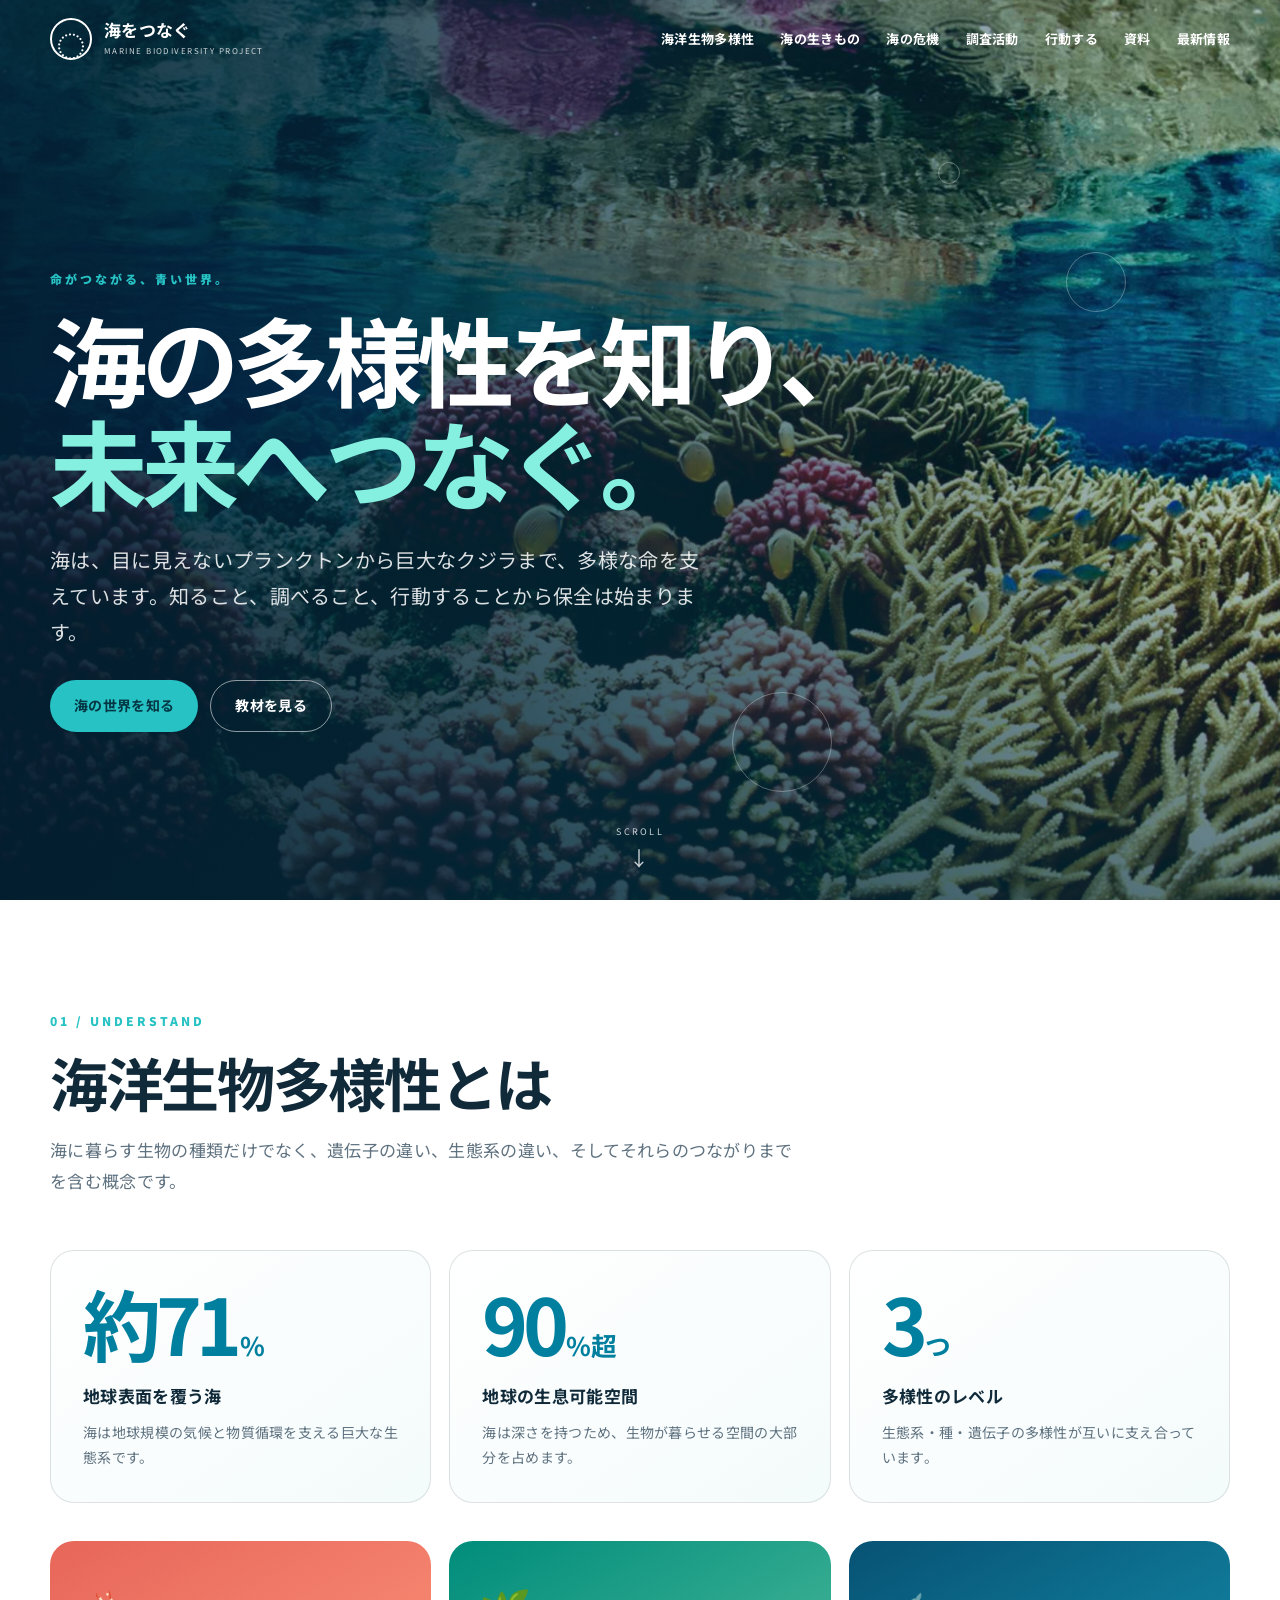
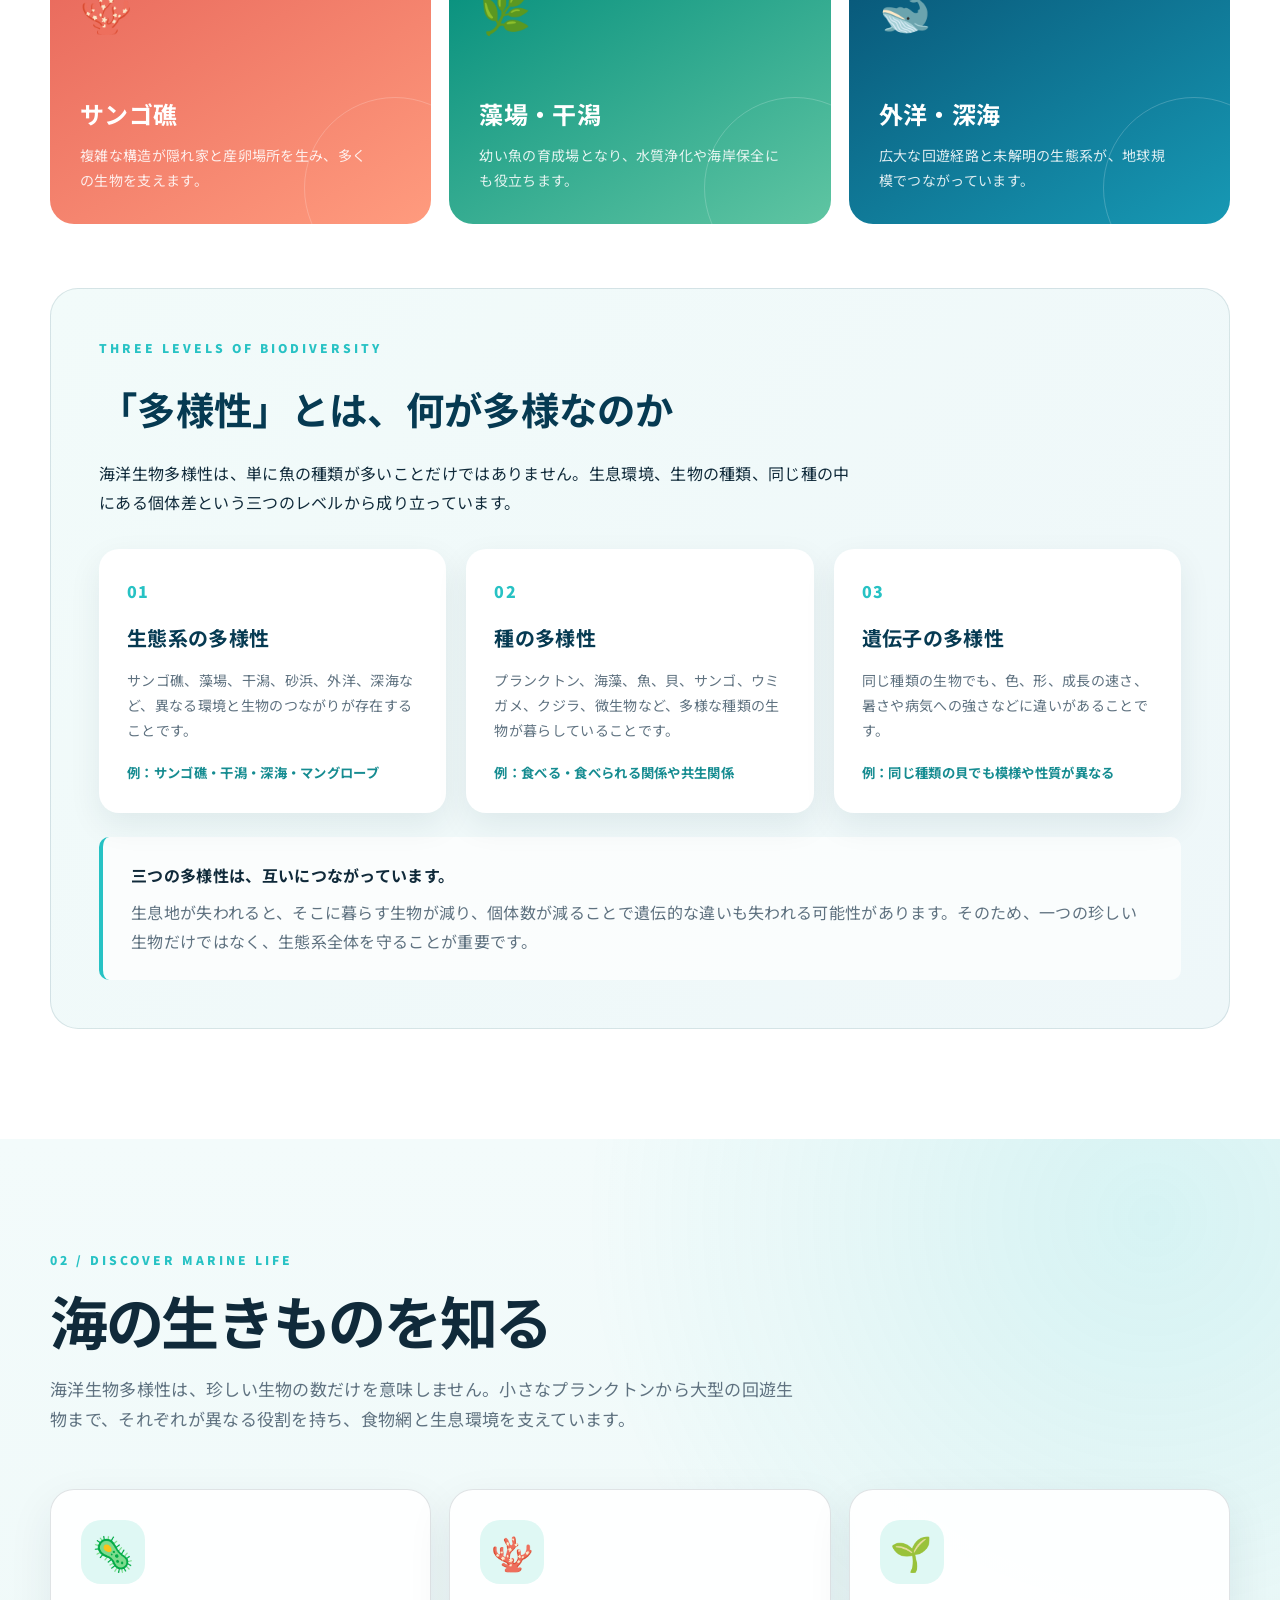
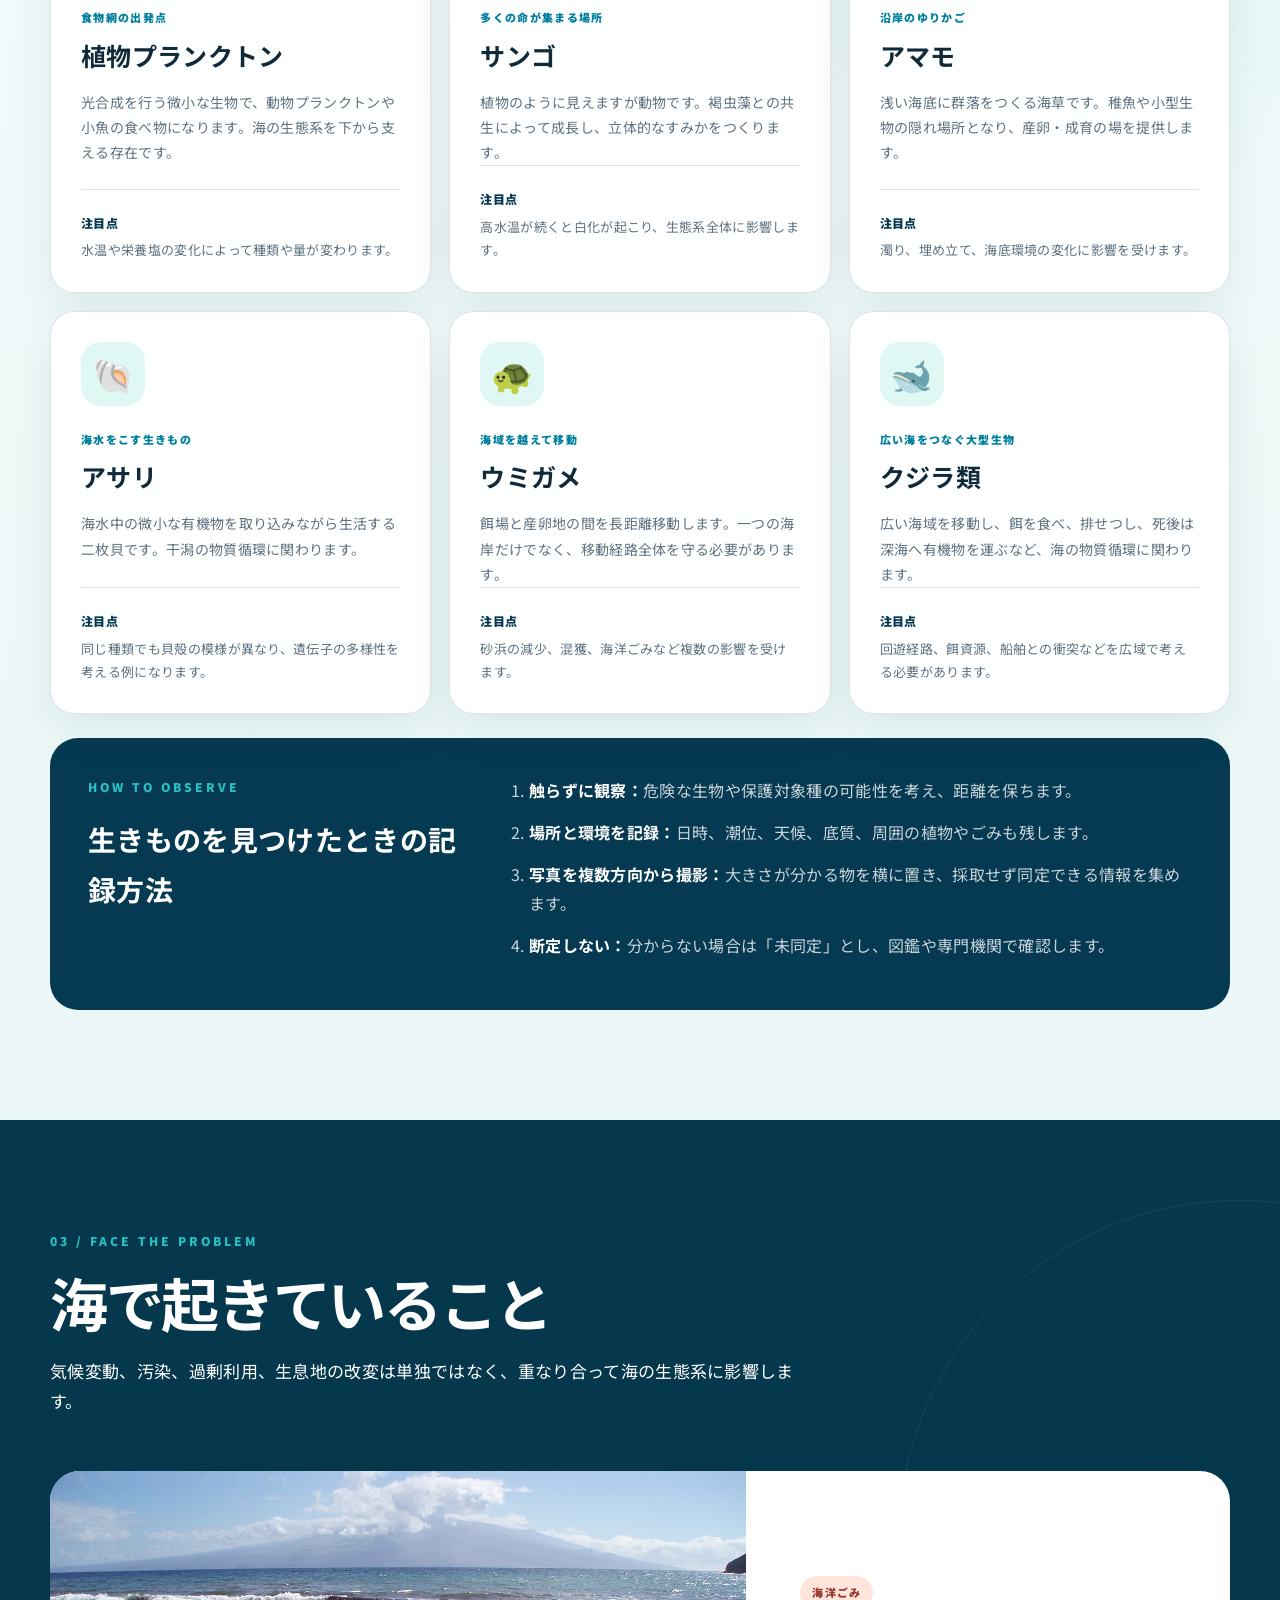
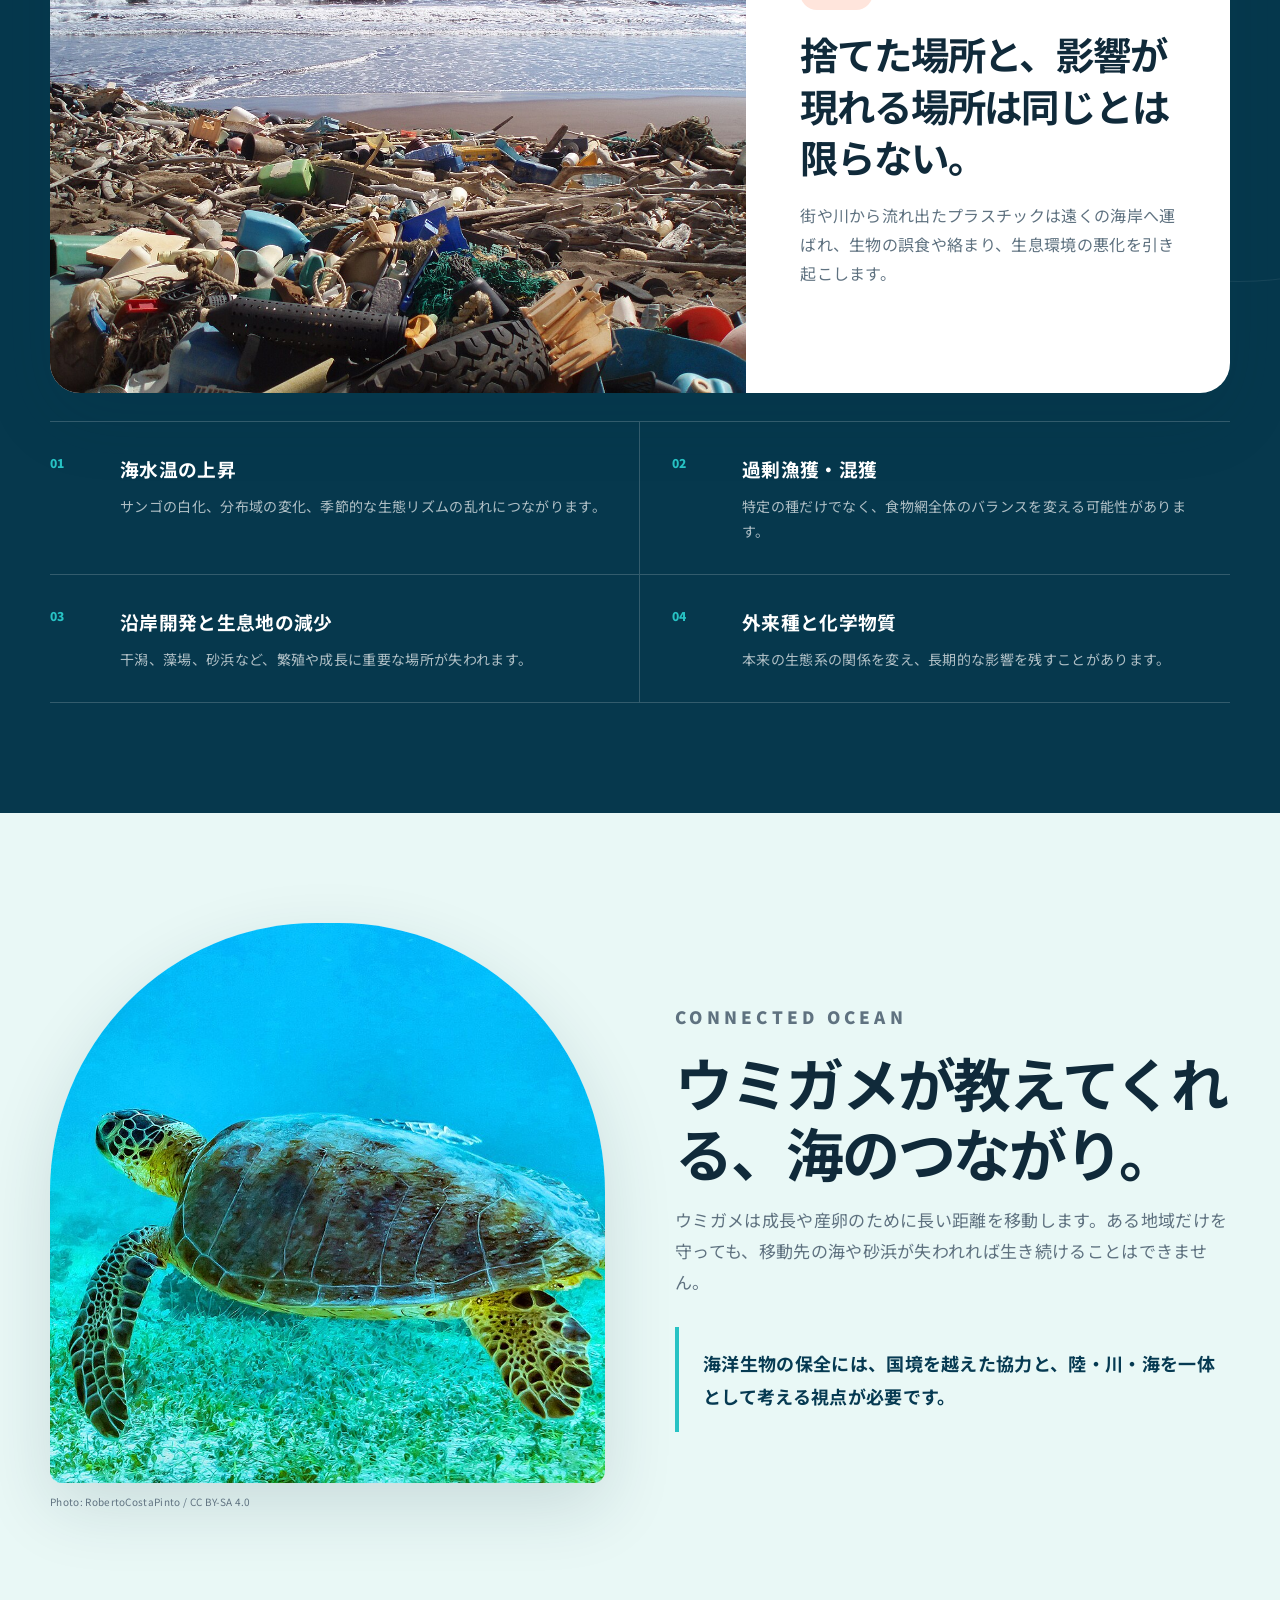
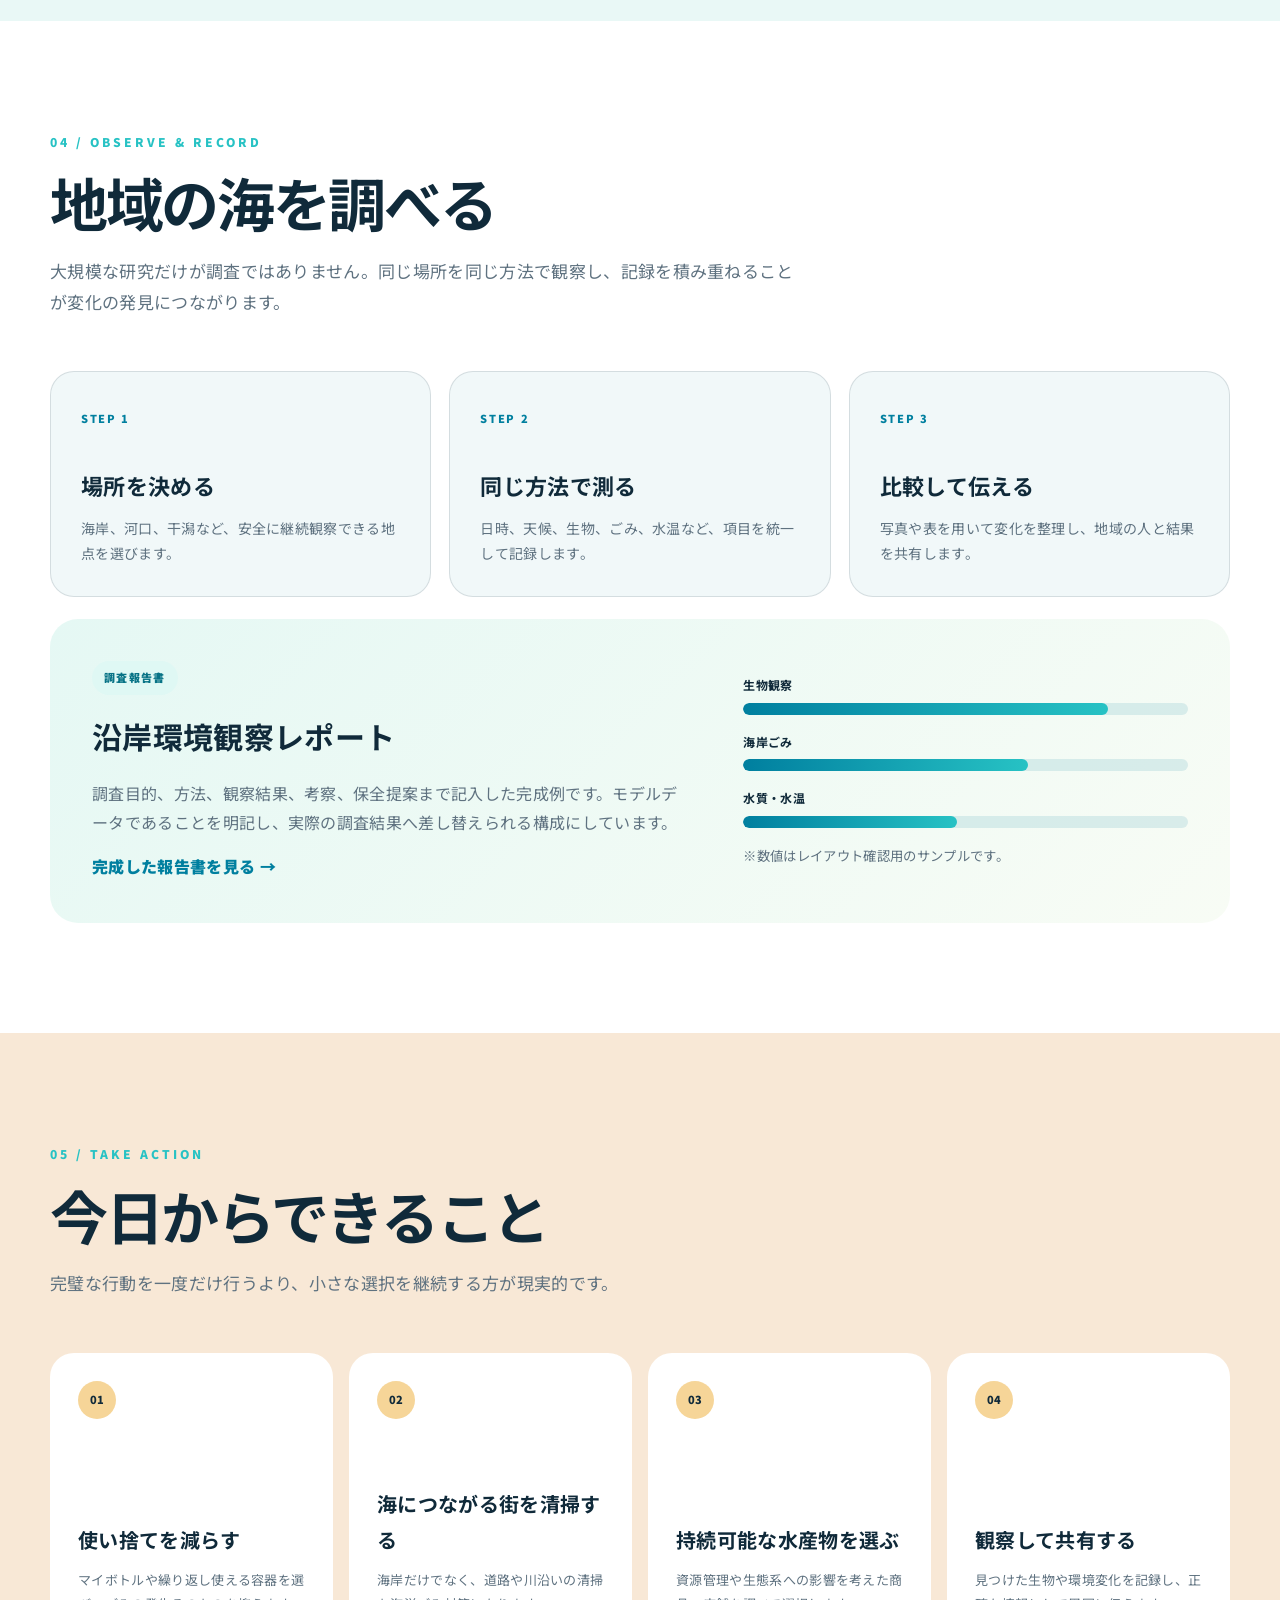
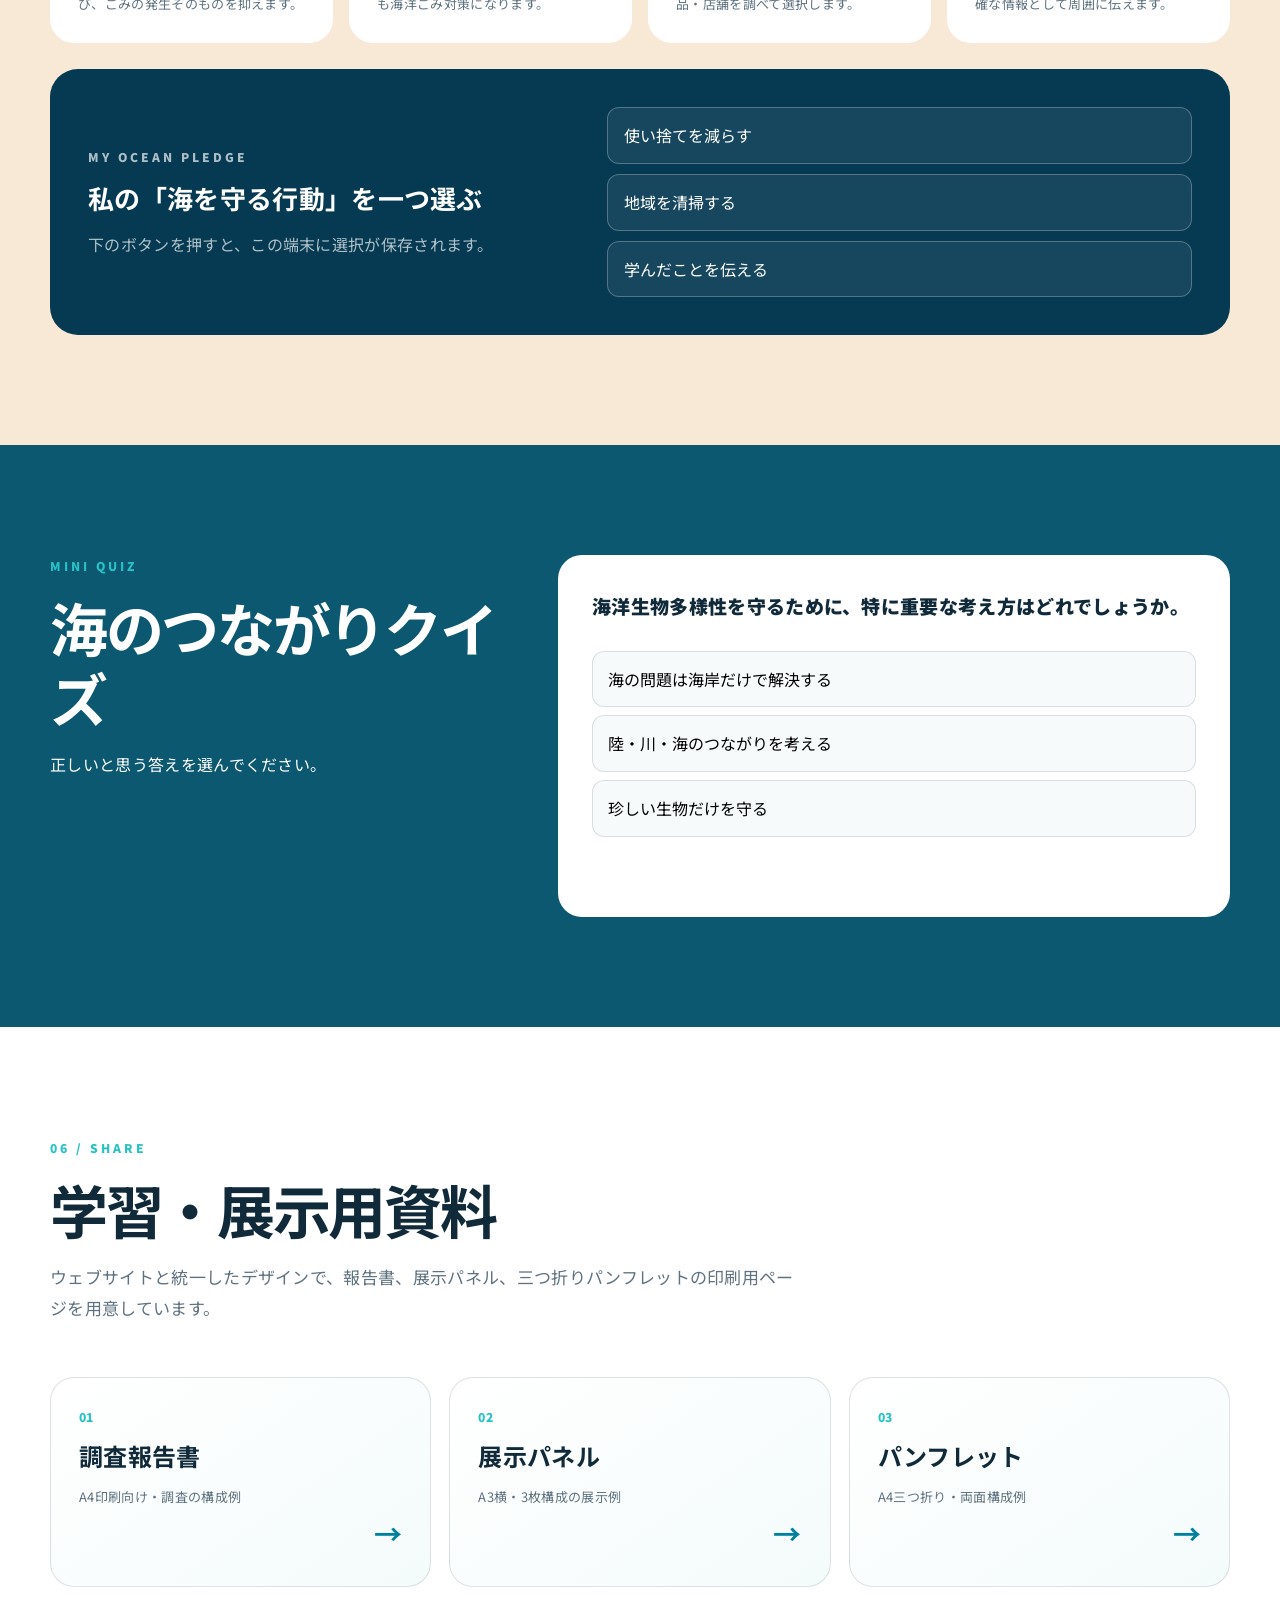
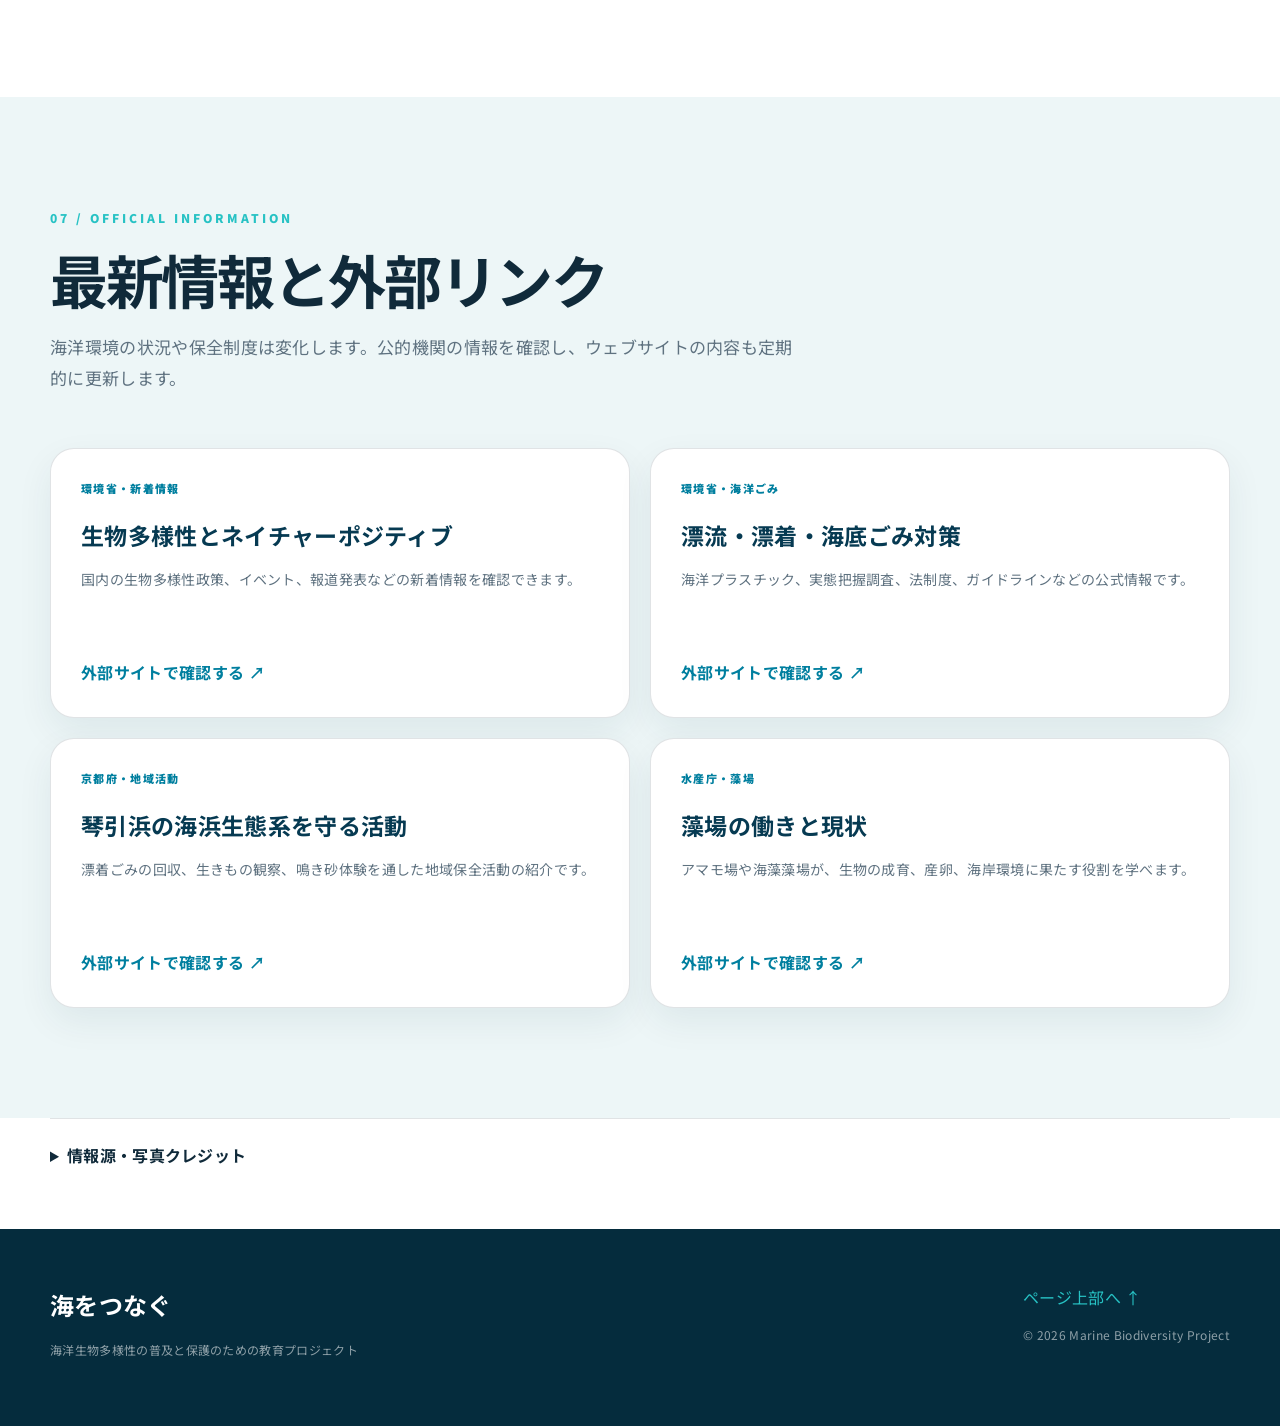
<file: index.html>
<!doctype html>
<html lang="ja">
<head>
  <meta charset="utf-8">
  <meta name="viewport" content="width=device-width, initial-scale=1">
  <meta name="description" content="海洋生物多様性の重要性、脅威、調査活動、保全行動を学ぶ教育ウェブサイト。">
  <title>海をつなぐ｜海洋生物多様性プロジェクト</title>
  <script>document.documentElement.classList.add("js")</script>
  <link rel="preconnect" href="https://fonts.googleapis.com">
  <link rel="preconnect" href="https://fonts.gstatic.com" crossorigin>
  <link href="https://fonts.googleapis.com/css2?family=Noto+Sans+JP:wght@400;500;700;900&display=swap" rel="stylesheet">
  <link rel="stylesheet" href="styles.css">
  <script defer src="script.js"></script>
</head>
<body id="top">
  <a class="skip-link" href="#main">本文へ移動</a>

  <header class="site-header">
    <div class="container nav-wrap">
      <a class="brand" href="index.html" aria-label="海をつなぐ ホーム">
        <span class="brand-mark" aria-hidden="true">◌</span>
        <span><strong>海をつなぐ</strong><small>MARINE BIODIVERSITY PROJECT</small></span>
      </a>
      <button class="menu-button" aria-expanded="false" aria-controls="global-nav">メニュー</button>
      <nav id="global-nav" class="global-nav" aria-label="主要ナビゲーション">
        <a href="#about">海洋生物多様性</a>
        <a href="#species-guide">海の生きもの</a>
        <a href="#threats">海の危機</a>
        <a href="#research">調査活動</a>
        <a href="#actions">行動する</a>
        <a href="#resources">資料</a>
        <a href="#news">最新情報</a>
      </nav>
    </div>
  </header>

  <main id="main">
    <section class="hero" aria-labelledby="hero-title">
      <div class="hero-media" role="img" aria-label="色鮮やかなサンゴ礁の海中風景"></div>
      <div class="hero-overlay"></div>
      <div class="bubble bubble-1"></div><div class="bubble bubble-2"></div><div class="bubble bubble-3"></div>
      <div class="container hero-content reveal">
        <p class="eyebrow">命がつながる、青い世界。</p>
        <h1 id="hero-title">海の多様性を知り、<br><span>未来へつなぐ。</span></h1>
        <p class="hero-lead">海は、目に見えないプランクトンから巨大なクジラまで、多様な命を支えています。知ること、調べること、行動することから保全は始まります。</p>
        <div class="hero-actions">
          <a class="button primary" href="#about">海の世界を知る</a>
          <a class="button ghost" href="#resources">教材を見る</a>
        </div>
      </div>
      <a class="scroll-cue" href="#about" aria-label="次のセクションへ">SCROLL <span>↓</span></a>
    </section>

    <section class="section intro" id="about">
      <div class="container">
        <div class="section-heading reveal">
          <p class="section-kicker">01 / UNDERSTAND</p>
          <h2>海洋生物多様性とは</h2>
          <p>海に暮らす生物の種類だけでなく、遺伝子の違い、生態系の違い、そしてそれらのつながりまでを含む概念です。</p>
        </div>

        <div class="stat-grid">
          <article class="stat-card reveal">
            <strong>約71<span>%</span></strong>
            <h3>地球表面を覆う海</h3>
            <p>海は地球規模の気候と物質循環を支える巨大な生態系です。</p>
          </article>
          <article class="stat-card reveal">
            <strong>90<span>%超</span></strong>
            <h3>地球の生息可能空間</h3>
            <p>海は深さを持つため、生物が暮らせる空間の大部分を占めます。</p>
          </article>
          <article class="stat-card reveal">
            <strong>3<span>つ</span></strong>
            <h3>多様性のレベル</h3>
            <p>生態系・種・遺伝子の多様性が互いに支え合っています。</p>
          </article>
        </div>

        <div class="ecosystem-grid">
          <article class="ecosystem-card coral reveal">
            <div class="ecosystem-icon">🪸</div>
            <h3>サンゴ礁</h3>
            <p>複雑な構造が隠れ家と産卵場所を生み、多くの生物を支えます。</p>
          </article>
          <article class="ecosystem-card coast reveal">
            <div class="ecosystem-icon">🌿</div>
            <h3>藻場・干潟</h3>
            <p>幼い魚の育成場となり、水質浄化や海岸保全にも役立ちます。</p>
          </article>
          <article class="ecosystem-card open-sea reveal">
            <div class="ecosystem-icon">🐋</div>
            <h3>外洋・深海</h3>
            <p>広大な回遊経路と未解明の生態系が、地球規模でつながっています。</p>
          </article>
        </div>

        <div class="diversity-explainer reveal">
          <div class="diversity-explainer-heading">
            <p class="section-kicker">THREE LEVELS OF BIODIVERSITY</p>
            <h3>「多様性」とは、何が多様なのか</h3>
            <p>海洋生物多様性は、単に魚の種類が多いことだけではありません。生息環境、生物の種類、同じ種の中にある個体差という三つのレベルから成り立っています。</p>
          </div>

          <div class="diversity-level-grid">
            <article class="diversity-level-card">
              <span class="diversity-number">01</span>
              <h4>生態系の多様性</h4>
              <p>サンゴ礁、藻場、干潟、砂浜、外洋、深海など、異なる環境と生物のつながりが存在することです。</p>
              <small>例：サンゴ礁・干潟・深海・マングローブ</small>
            </article>

            <article class="diversity-level-card">
              <span class="diversity-number">02</span>
              <h4>種の多様性</h4>
              <p>プランクトン、海藻、魚、貝、サンゴ、ウミガメ、クジラ、微生物など、多様な種類の生物が暮らしていることです。</p>
              <small>例：食べる・食べられる関係や共生関係</small>
            </article>

            <article class="diversity-level-card">
              <span class="diversity-number">03</span>
              <h4>遺伝子の多様性</h4>
              <p>同じ種類の生物でも、色、形、成長の速さ、暑さや病気への強さなどに違いがあることです。</p>
              <small>例：同じ種類の貝でも模様や性質が異なる</small>
            </article>
          </div>

          <div class="diversity-connection">
            <strong>三つの多様性は、互いにつながっています。</strong>
            <p>生息地が失われると、そこに暮らす生物が減り、個体数が減ることで遺伝的な違いも失われる可能性があります。そのため、一つの珍しい生物だけではなく、生態系全体を守ることが重要です。</p>
          </div>
        </div>
      </div>
    </section>


    <section class="section species-guide" id="species-guide">
      <div class="container">
        <div class="section-heading reveal">
          <p class="section-kicker">02 / DISCOVER MARINE LIFE</p>
          <h2>海の生きものを知る</h2>
          <p>海洋生物多様性は、珍しい生物の数だけを意味しません。小さなプランクトンから大型の回遊生物まで、それぞれが異なる役割を持ち、食物網と生息環境を支えています。</p>
        </div>

        <div class="species-guide-grid">
          <article class="species-guide-card reveal">
            <span class="species-symbol" aria-hidden="true">🦠</span>
            <p class="species-type">食物網の出発点</p>
            <h3>植物プランクトン</h3>
            <p>光合成を行う微小な生物で、動物プランクトンや小魚の食べ物になります。海の生態系を下から支える存在です。</p>
            <dl><dt>注目点</dt><dd>水温や栄養塩の変化によって種類や量が変わります。</dd></dl>
          </article>

          <article class="species-guide-card reveal">
            <span class="species-symbol" aria-hidden="true">🪸</span>
            <p class="species-type">多くの命が集まる場所</p>
            <h3>サンゴ</h3>
            <p>植物のように見えますが動物です。褐虫藻との共生によって成長し、立体的なすみかをつくります。</p>
            <dl><dt>注目点</dt><dd>高水温が続くと白化が起こり、生態系全体に影響します。</dd></dl>
          </article>

          <article class="species-guide-card reveal">
            <span class="species-symbol" aria-hidden="true">🌱</span>
            <p class="species-type">沿岸のゆりかご</p>
            <h3>アマモ</h3>
            <p>浅い海底に群落をつくる海草です。稚魚や小型生物の隠れ場所となり、産卵・成育の場を提供します。</p>
            <dl><dt>注目点</dt><dd>濁り、埋め立て、海底環境の変化に影響を受けます。</dd></dl>
          </article>

          <article class="species-guide-card reveal">
            <span class="species-symbol" aria-hidden="true">🐚</span>
            <p class="species-type">海水をこす生きもの</p>
            <h3>アサリ</h3>
            <p>海水中の微小な有機物を取り込みながら生活する二枚貝です。干潟の物質循環に関わります。</p>
            <dl><dt>注目点</dt><dd>同じ種類でも貝殻の模様が異なり、遺伝子の多様性を考える例になります。</dd></dl>
          </article>

          <article class="species-guide-card reveal">
            <span class="species-symbol" aria-hidden="true">🐢</span>
            <p class="species-type">海域を越えて移動</p>
            <h3>ウミガメ</h3>
            <p>餌場と産卵地の間を長距離移動します。一つの海岸だけでなく、移動経路全体を守る必要があります。</p>
            <dl><dt>注目点</dt><dd>砂浜の減少、混獲、海洋ごみなど複数の影響を受けます。</dd></dl>
          </article>

          <article class="species-guide-card reveal">
            <span class="species-symbol" aria-hidden="true">🐋</span>
            <p class="species-type">広い海をつなぐ大型生物</p>
            <h3>クジラ類</h3>
            <p>広い海域を移動し、餌を食べ、排せつし、死後は深海へ有機物を運ぶなど、海の物質循環に関わります。</p>
            <dl><dt>注目点</dt><dd>回遊経路、餌資源、船舶との衝突などを広域で考える必要があります。</dd></dl>
          </article>
        </div>

        <div class="species-learning-note reveal">
          <div>
            <p class="section-kicker">HOW TO OBSERVE</p>
            <h3>生きものを見つけたときの記録方法</h3>
          </div>
          <ol>
            <li><strong>触らずに観察：</strong>危険な生物や保護対象種の可能性を考え、距離を保ちます。</li>
            <li><strong>場所と環境を記録：</strong>日時、潮位、天候、底質、周囲の植物やごみも残します。</li>
            <li><strong>写真を複数方向から撮影：</strong>大きさが分かる物を横に置き、採取せず同定できる情報を集めます。</li>
            <li><strong>断定しない：</strong>分からない場合は「未同定」とし、図鑑や専門機関で確認します。</li>
          </ol>
        </div>
      </div>
    </section>

    <section class="section threats" id="threats">
      <div class="container">
        <div class="section-heading light reveal">
          <p class="section-kicker">03 / FACE THE PROBLEM</p>
          <h2>海で起きていること</h2>
          <p>気候変動、汚染、過剰利用、生息地の改変は単独ではなく、重なり合って海の生態系に影響します。</p>
        </div>

        <div class="threat-feature reveal">
          <img src="assets/plastic-pollution.jpg" alt="海岸に流れ着いた大量の海洋ごみ" loading="lazy">
          <div class="threat-copy">
            <span class="tag">海洋ごみ</span>
            <h3>捨てた場所と、影響が現れる場所は同じとは限らない。</h3>
            <p>街や川から流れ出たプラスチックは遠くの海岸へ運ばれ、生物の誤食や絡まり、生息環境の悪化を引き起こします。</p>
          </div>
        </div>

        <div class="threat-list">
          <article class="threat-item reveal"><span>01</span><div><h3>海水温の上昇</h3><p>サンゴの白化、分布域の変化、季節的な生態リズムの乱れにつながります。</p></div></article>
          <article class="threat-item reveal"><span>02</span><div><h3>過剰漁獲・混獲</h3><p>特定の種だけでなく、食物網全体のバランスを変える可能性があります。</p></div></article>
          <article class="threat-item reveal"><span>03</span><div><h3>沿岸開発と生息地の減少</h3><p>干潟、藻場、砂浜など、繁殖や成長に重要な場所が失われます。</p></div></article>
          <article class="threat-item reveal"><span>04</span><div><h3>外来種と化学物質</h3><p>本来の生態系の関係を変え、長期的な影響を残すことがあります。</p></div></article>
        </div>
      </div>
    </section>

    <section class="section species-story">
      <div class="container story-grid">
        <div class="story-image reveal">
          <img src="assets/green-turtle.jpg" alt="海中を泳ぐアオウミガメ" loading="lazy">
          <p class="photo-credit">Photo: RobertoCostaPinto / CC BY-SA 4.0</p>
        </div>
        <div class="story-copy reveal">
          <p class="section-kicker">CONNECTED OCEAN</p>
          <h2>ウミガメが教えてくれる、海のつながり。</h2>
          <p>ウミガメは成長や産卵のために長い距離を移動します。ある地域だけを守っても、移動先の海や砂浜が失われれば生き続けることはできません。</p>
          <blockquote>海洋生物の保全には、国境を越えた協力と、陸・川・海を一体として考える視点が必要です。</blockquote>
        </div>
      </div>
    </section>

    <section class="section research" id="research">
      <div class="container">
        <div class="section-heading reveal">
          <p class="section-kicker">04 / OBSERVE & RECORD</p>
          <h2>地域の海を調べる</h2>
          <p>大規模な研究だけが調査ではありません。同じ場所を同じ方法で観察し、記録を積み重ねることが変化の発見につながります。</p>
        </div>

        <div class="research-steps">
          <article class="step-card reveal"><span>STEP 1</span><h3>場所を決める</h3><p>海岸、河口、干潟など、安全に継続観察できる地点を選びます。</p></article>
          <article class="step-card reveal"><span>STEP 2</span><h3>同じ方法で測る</h3><p>日時、天候、生物、ごみ、水温など、項目を統一して記録します。</p></article>
          <article class="step-card reveal"><span>STEP 3</span><h3>比較して伝える</h3><p>写真や表を用いて変化を整理し、地域の人と結果を共有します。</p></article>
        </div>

        <div class="report-preview reveal">
          <div>
            <span class="tag blue">調査報告書</span>
            <h3>沿岸環境観察レポート</h3>
            <p>調査目的、方法、観察結果、考察、保全提案まで記入した完成例です。モデルデータであることを明記し、実際の調査結果へ差し替えられる構成にしています。</p>
            <a class="text-link" href="report.html">完成した報告書を見る →</a>
          </div>
          <div class="mini-chart" aria-label="観察項目の構成例">
            <div><span>生物観察</span><i style="--value:82%"></i></div>
            <div><span>海岸ごみ</span><i style="--value:64%"></i></div>
            <div><span>水質・水温</span><i style="--value:48%"></i></div>
            <small>※数値はレイアウト確認用のサンプルです。</small>
          </div>
        </div>
      </div>
    </section>

    <section class="section actions" id="actions">
      <div class="container">
        <div class="section-heading reveal">
          <p class="section-kicker">05 / TAKE ACTION</p>
          <h2>今日からできること</h2>
          <p>完璧な行動を一度だけ行うより、小さな選択を継続する方が現実的です。</p>
        </div>

        <div class="action-grid">
          <article class="action-card reveal"><span>01</span><h3>使い捨てを減らす</h3><p>マイボトルや繰り返し使える容器を選び、ごみの発生そのものを抑えます。</p></article>
          <article class="action-card reveal"><span>02</span><h3>海につながる街を清掃する</h3><p>海岸だけでなく、道路や川沿いの清掃も海洋ごみ対策になります。</p></article>
          <article class="action-card reveal"><span>03</span><h3>持続可能な水産物を選ぶ</h3><p>資源管理や生態系への影響を考えた商品・店舗を調べて選択します。</p></article>
          <article class="action-card reveal"><span>04</span><h3>観察して共有する</h3><p>見つけた生物や環境変化を記録し、正確な情報として周囲に伝えます。</p></article>
        </div>

        <div class="pledge reveal">
          <div>
            <p class="section-kicker">MY OCEAN PLEDGE</p>
            <h3>私の「海を守る行動」を一つ選ぶ</h3>
            <p id="pledge-message">下のボタンを押すと、この端末に選択が保存されます。</p>
          </div>
          <div class="pledge-buttons" role="group" aria-label="行動宣言">
            <button data-pledge="使い捨てプラスチックを一つ減らします。">使い捨てを減らす</button>
            <button data-pledge="月に一度、地域のごみを拾います。">地域を清掃する</button>
            <button data-pledge="海の問題を一人に伝えます。">学んだことを伝える</button>
          </div>
        </div>
      </div>
    </section>

    <section class="section quiz-section">
      <div class="container quiz-wrap reveal">
        <div>
          <p class="section-kicker">MINI QUIZ</p>
          <h2>海のつながりクイズ</h2>
          <p>正しいと思う答えを選んでください。</p>
        </div>
        <div class="quiz" data-answer="b">
          <p class="quiz-question">海洋生物多様性を守るために、特に重要な考え方はどれでしょうか。</p>
          <button data-choice="a">海の問題は海岸だけで解決する</button>
          <button data-choice="b">陸・川・海のつながりを考える</button>
          <button data-choice="c">珍しい生物だけを守る</button>
          <p class="quiz-result" aria-live="polite"></p>
        </div>
      </div>
    </section>

    <section class="section resources" id="resources">
      <div class="container">
        <div class="section-heading reveal">
          <p class="section-kicker">06 / SHARE</p>
          <h2>学習・展示用資料</h2>
          <p>ウェブサイトと統一したデザインで、報告書、展示パネル、三つ折りパンフレットの印刷用ページを用意しています。</p>
        </div>
        <div class="resource-grid">
          <a class="resource-card reveal" href="report.html"><span>01</span><div><h3>調査報告書</h3><p>A4印刷向け・調査の構成例</p></div><b>→</b></a>
          <a class="resource-card reveal" href="panels.html"><span>02</span><div><h3>展示パネル</h3><p>A3横・3枚構成の展示例</p></div><b>→</b></a>
          <a class="resource-card reveal" href="pamphlet.html"><span>03</span><div><h3>パンフレット</h3><p>A4三つ折り・両面構成例</p></div><b>→</b></a>
        </div>
      </div>
    </section>


    <section class="section external-news" id="news">
      <div class="container">
        <div class="section-heading reveal">
          <p class="section-kicker">07 / OFFICIAL INFORMATION</p>
          <h2>最新情報と外部リンク</h2>
          <p>海洋環境の状況や保全制度は変化します。公的機関の情報を確認し、ウェブサイトの内容も定期的に更新します。</p>
        </div>

        <div class="news-grid">
          <a class="news-card reveal" href="https://policies.env.go.jp/nature/nature-positive/news/press/" target="_blank" rel="noopener noreferrer">
            <span class="news-source">環境省・新着情報</span>
            <h3>生物多様性とネイチャーポジティブ</h3>
            <p>国内の生物多様性政策、イベント、報道発表などの新着情報を確認できます。</p>
            <b>外部サイトで確認する ↗</b>
          </a>

          <a class="news-card reveal" href="https://www.env.go.jp/water/marine_litter/index.html" target="_blank" rel="noopener noreferrer">
            <span class="news-source">環境省・海洋ごみ</span>
            <h3>漂流・漂着・海底ごみ対策</h3>
            <p>海洋プラスチック、実態把握調査、法制度、ガイドラインなどの公式情報です。</p>
            <b>外部サイトで確認する ↗</b>
          </a>

          <a class="news-card reveal" href="https://www.pref.kyoto.jp/biodic/news/20241027_nisshin_katsudohokoku.html" target="_blank" rel="noopener noreferrer">
            <span class="news-source">京都府・地域活動</span>
            <h3>琴引浜の海浜生態系を守る活動</h3>
            <p>漂着ごみの回収、生きもの観察、鳴き砂体験を通した地域保全活動の紹介です。</p>
            <b>外部サイトで確認する ↗</b>
          </a>

          <a class="news-card reveal" href="https://www.jfa.maff.go.jp/j/kikaku/tamenteki/kaisetu/moba/moba_genjou/" target="_blank" rel="noopener noreferrer">
            <span class="news-source">水産庁・藻場</span>
            <h3>藻場の働きと現状</h3>
            <p>アマモ場や海藻藻場が、生物の成育、産卵、海岸環境に果たす役割を学べます。</p>
            <b>外部サイトで確認する ↗</b>
          </a>
        </div>
      </div>
    </section>

    <section class="sources-section">
      <div class="container">
        <details>
          <summary>情報源・写真クレジット</summary>
          <ul>
            <li><a href="https://www.env.go.jp/nature/biodic/kaiyo-hozen/" target="_blank" rel="noopener">環境省「海洋生物多様性保全戦略」</a></li>
            <li><a href="https://www.cbd.int/marine/intro.shtml" target="_blank" rel="noopener">Convention on Biological Diversity: Marine and Coastal Biodiversity</a></li>
            <li><a href="https://www.unep.org/topics/ocean-seas-and-coasts" target="_blank" rel="noopener">UNEP: Ocean, seas and coasts</a></li>
            <li><a href="https://oceanservice.noaa.gov/observations/mbon.html" target="_blank" rel="noopener">NOAA Marine Biodiversity Observation Network</a></li>
            <li><a href="https://policies.env.go.jp/nature/nature-positive/" target="_blank" rel="noopener">環境省「生物多様性って何？」</a></li>
            <li><a href="https://www.jfa.maff.go.jp/j/kikaku/tamenteki/kaisetu/moba/moba_genjou/" target="_blank" rel="noopener">水産庁「藻場の働きと現状」</a></li>
            <li>Hero photo: Jim E Maragos / U.S. Fish and Wildlife Service, Public Domain</li>
            <li>Plastic pollution photo: NOAA's National Ocean Service, Public Domain</li>
          </ul>
        </details>
      </div>
    </section>
  </main>

  <footer class="site-footer">
    <div class="container footer-grid">
      <div><strong>海をつなぐ</strong><p>海洋生物多様性の普及と保護のための教育プロジェクト</p></div>
      <div><a href="#top" data-scroll-top>ページ上部へ ↑</a><p>© 2026 Marine Biodiversity Project</p></div>
    </div>
  </footer>
</body>
</html>
</file>
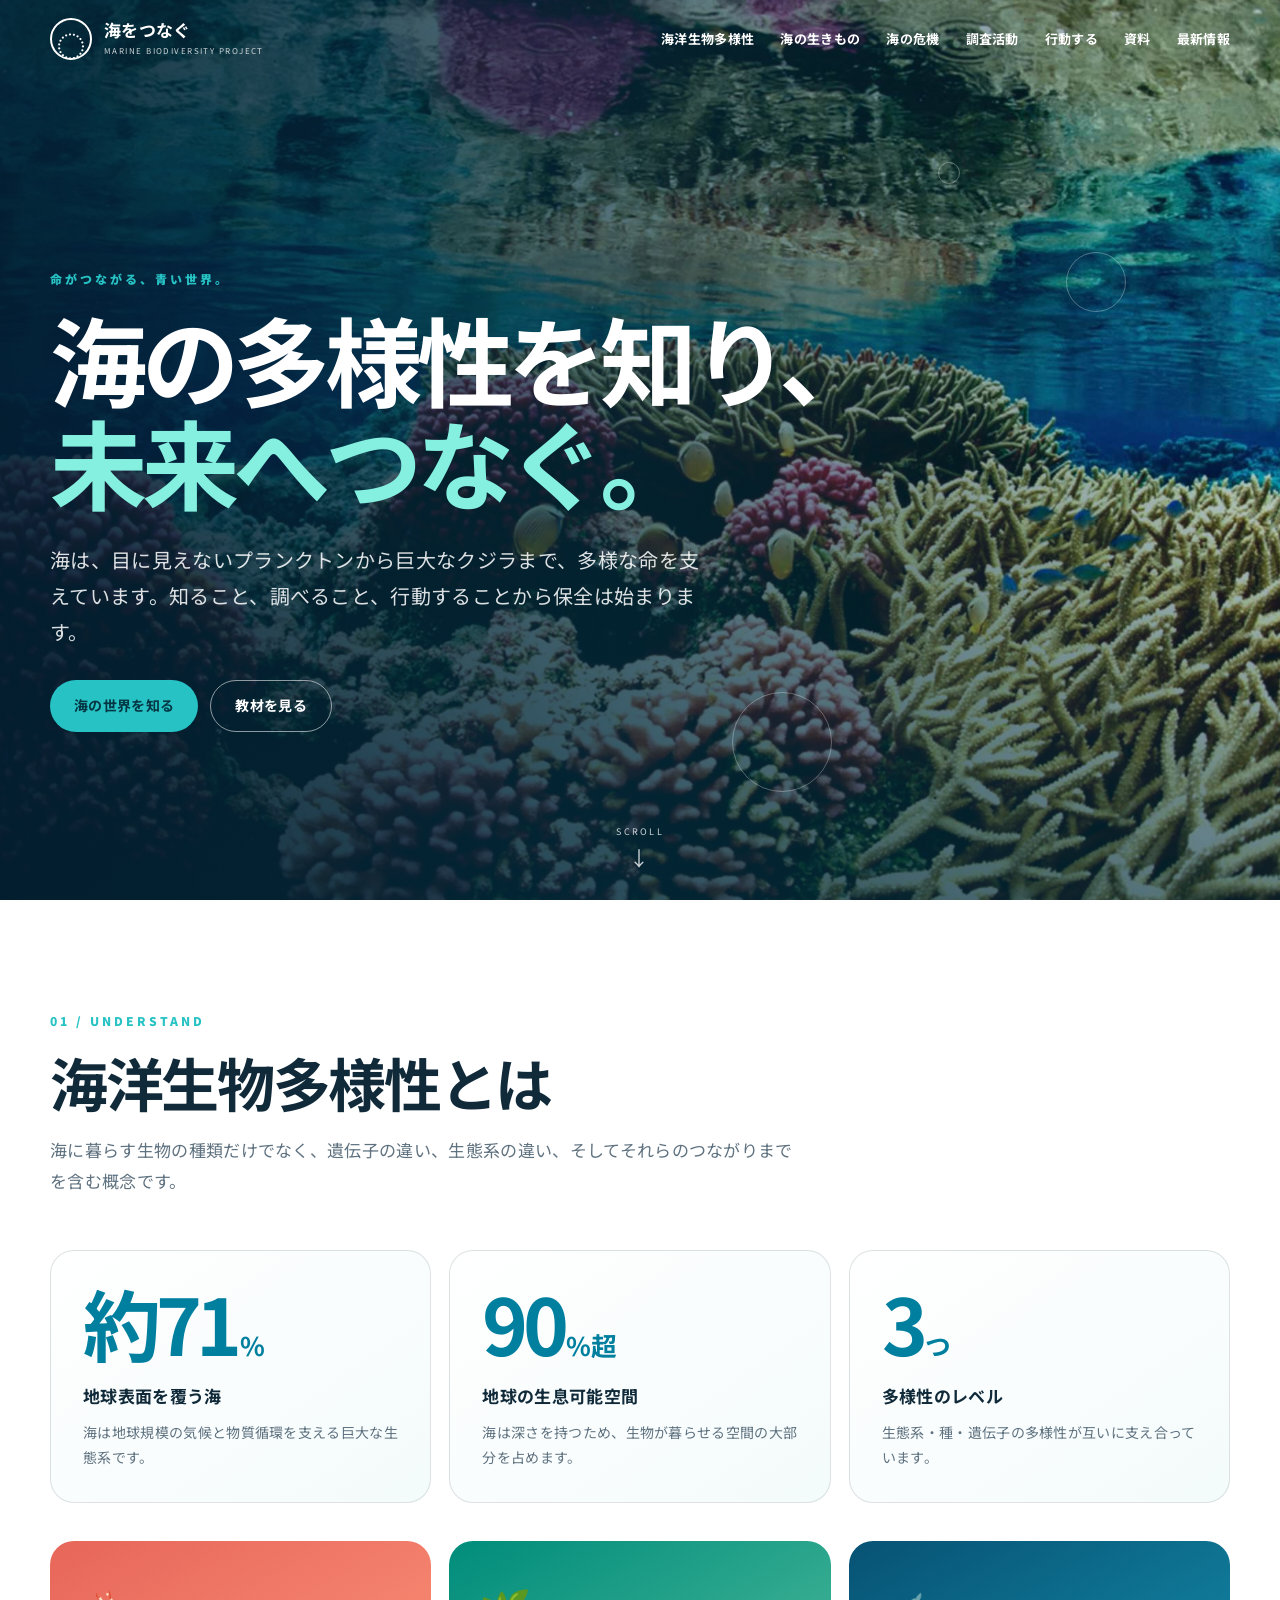
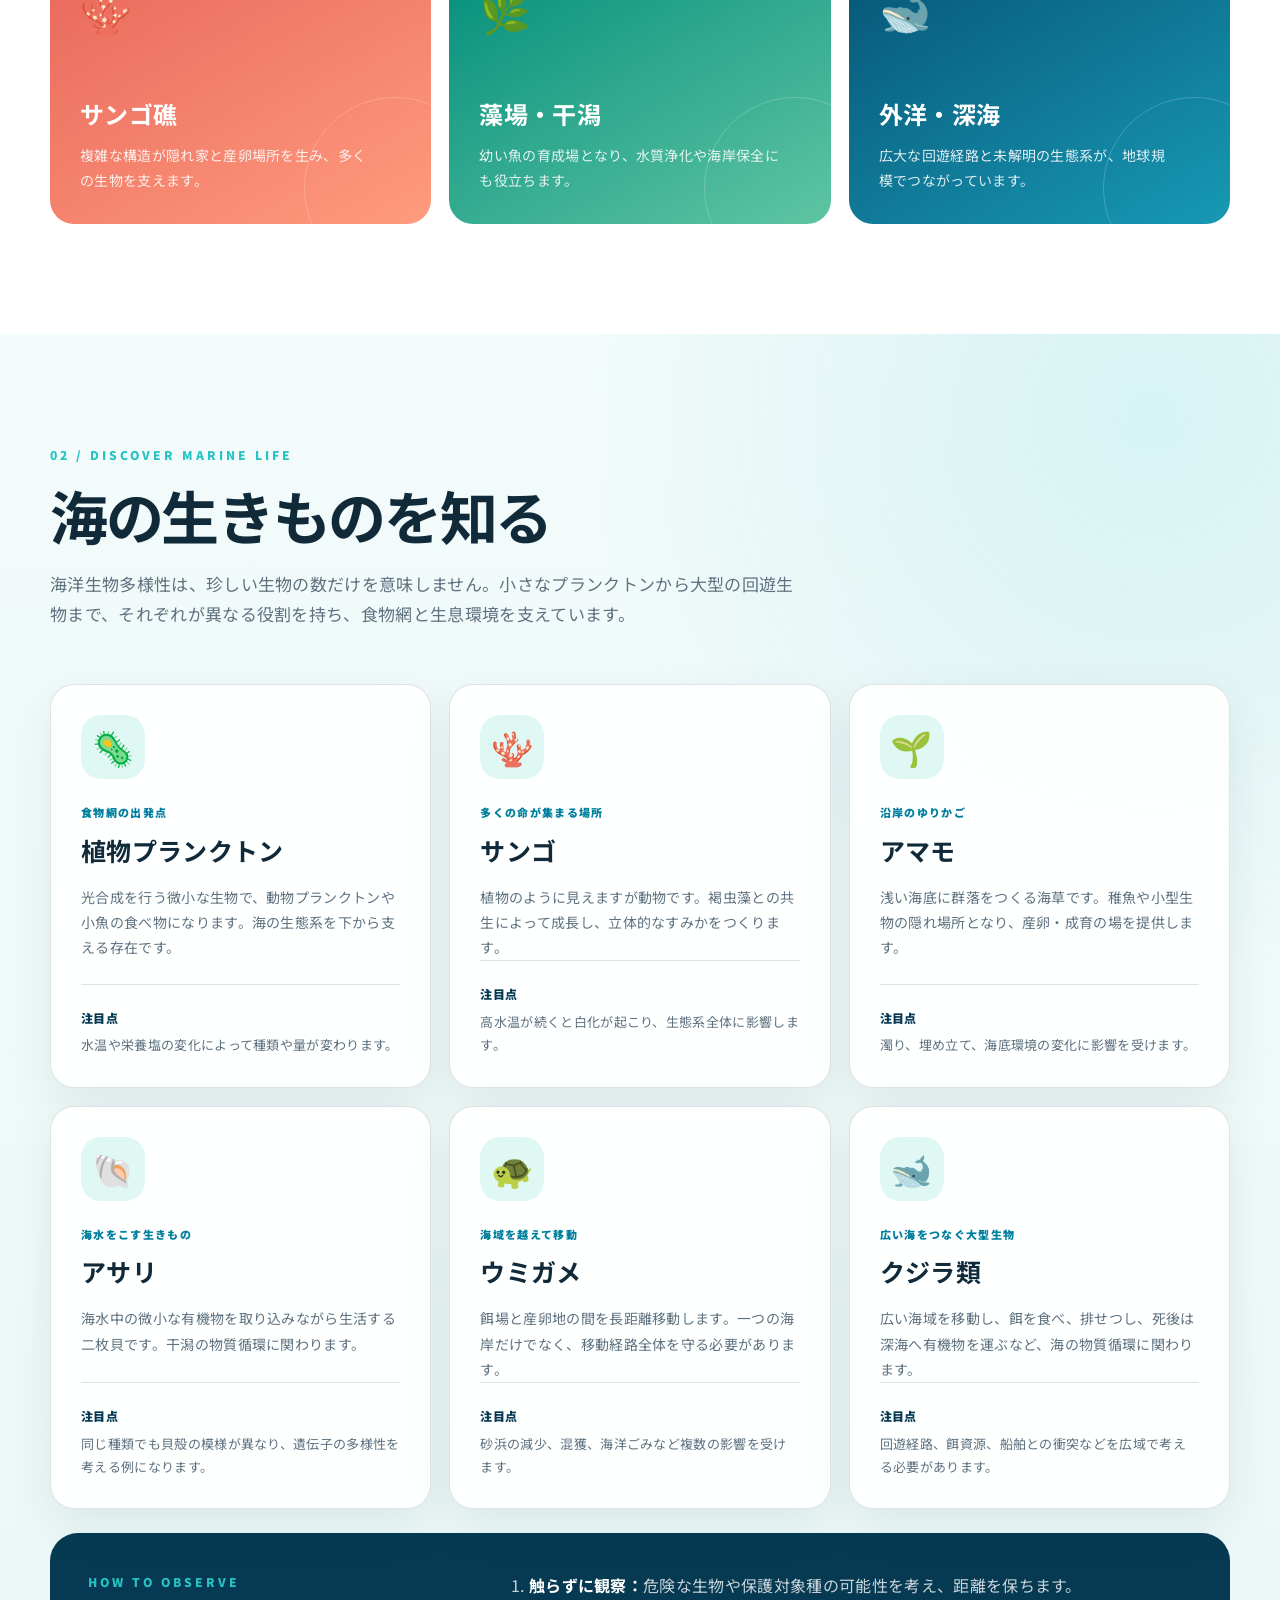
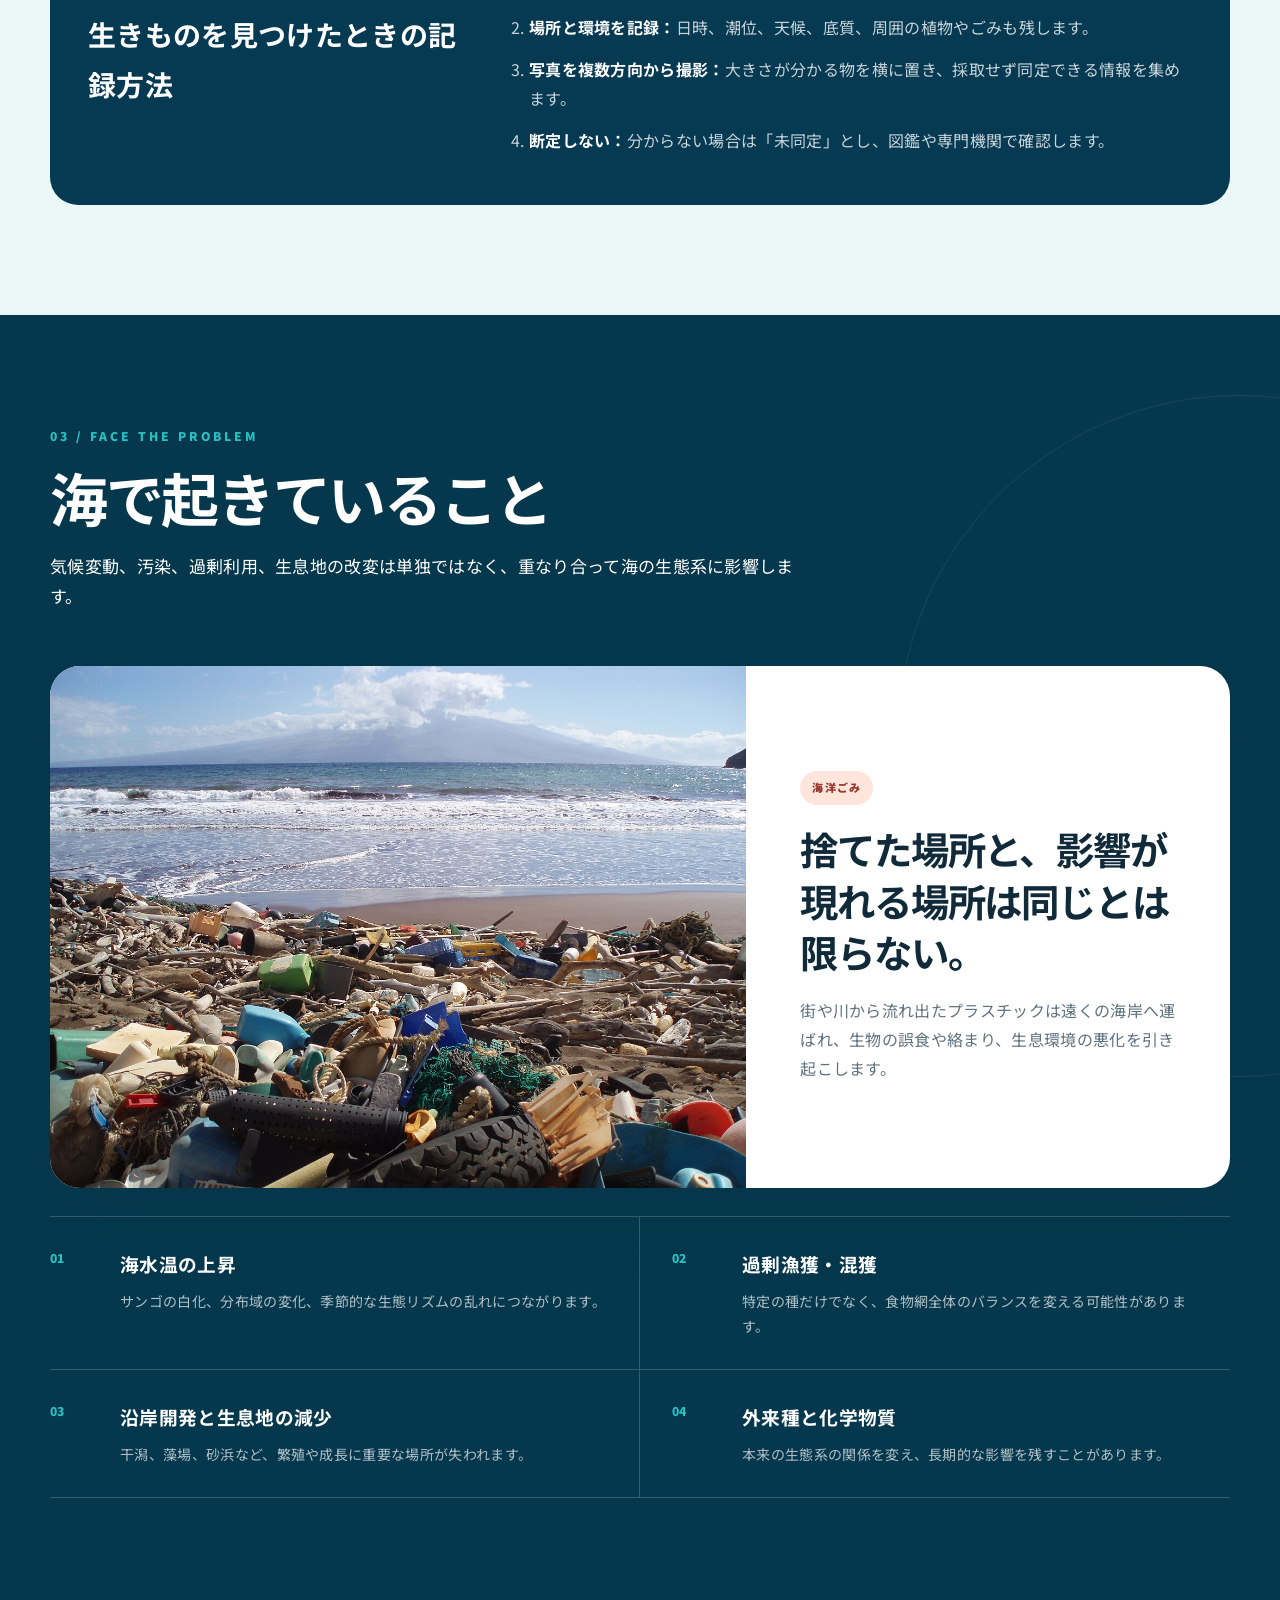
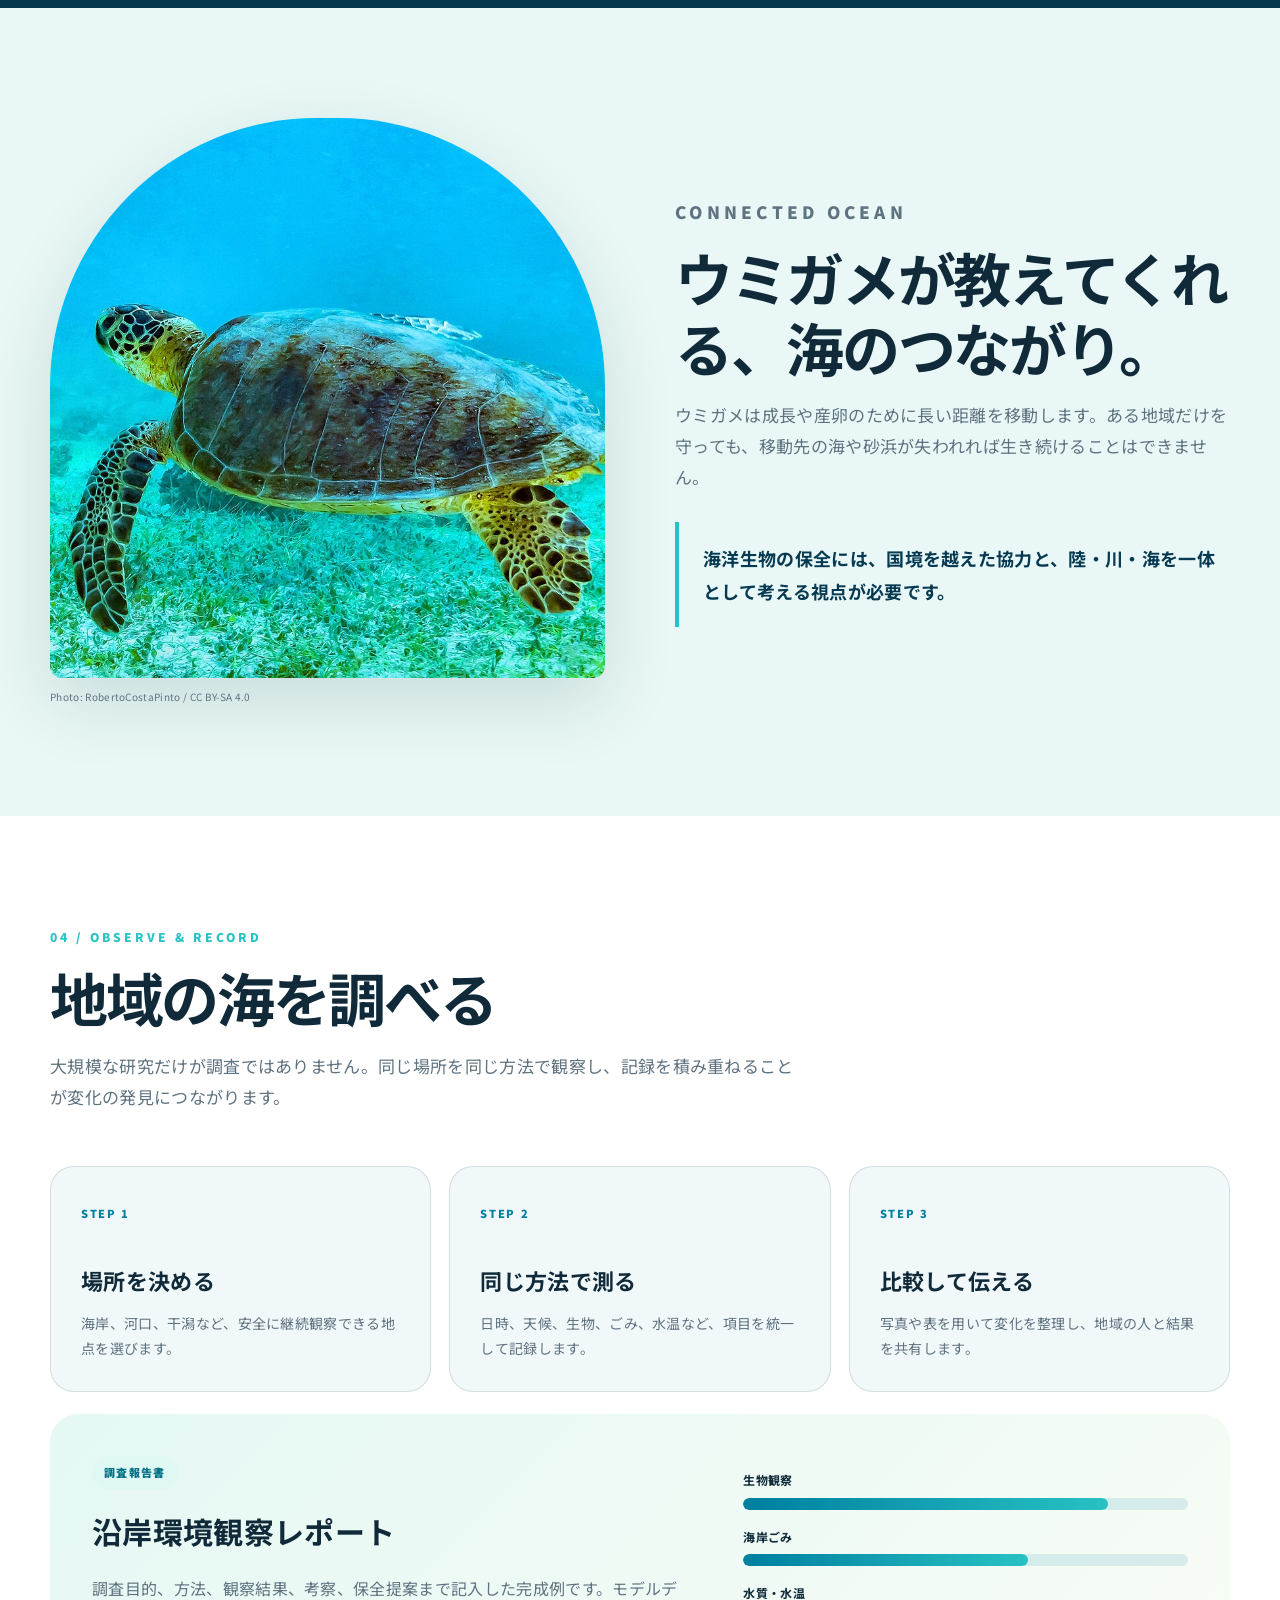
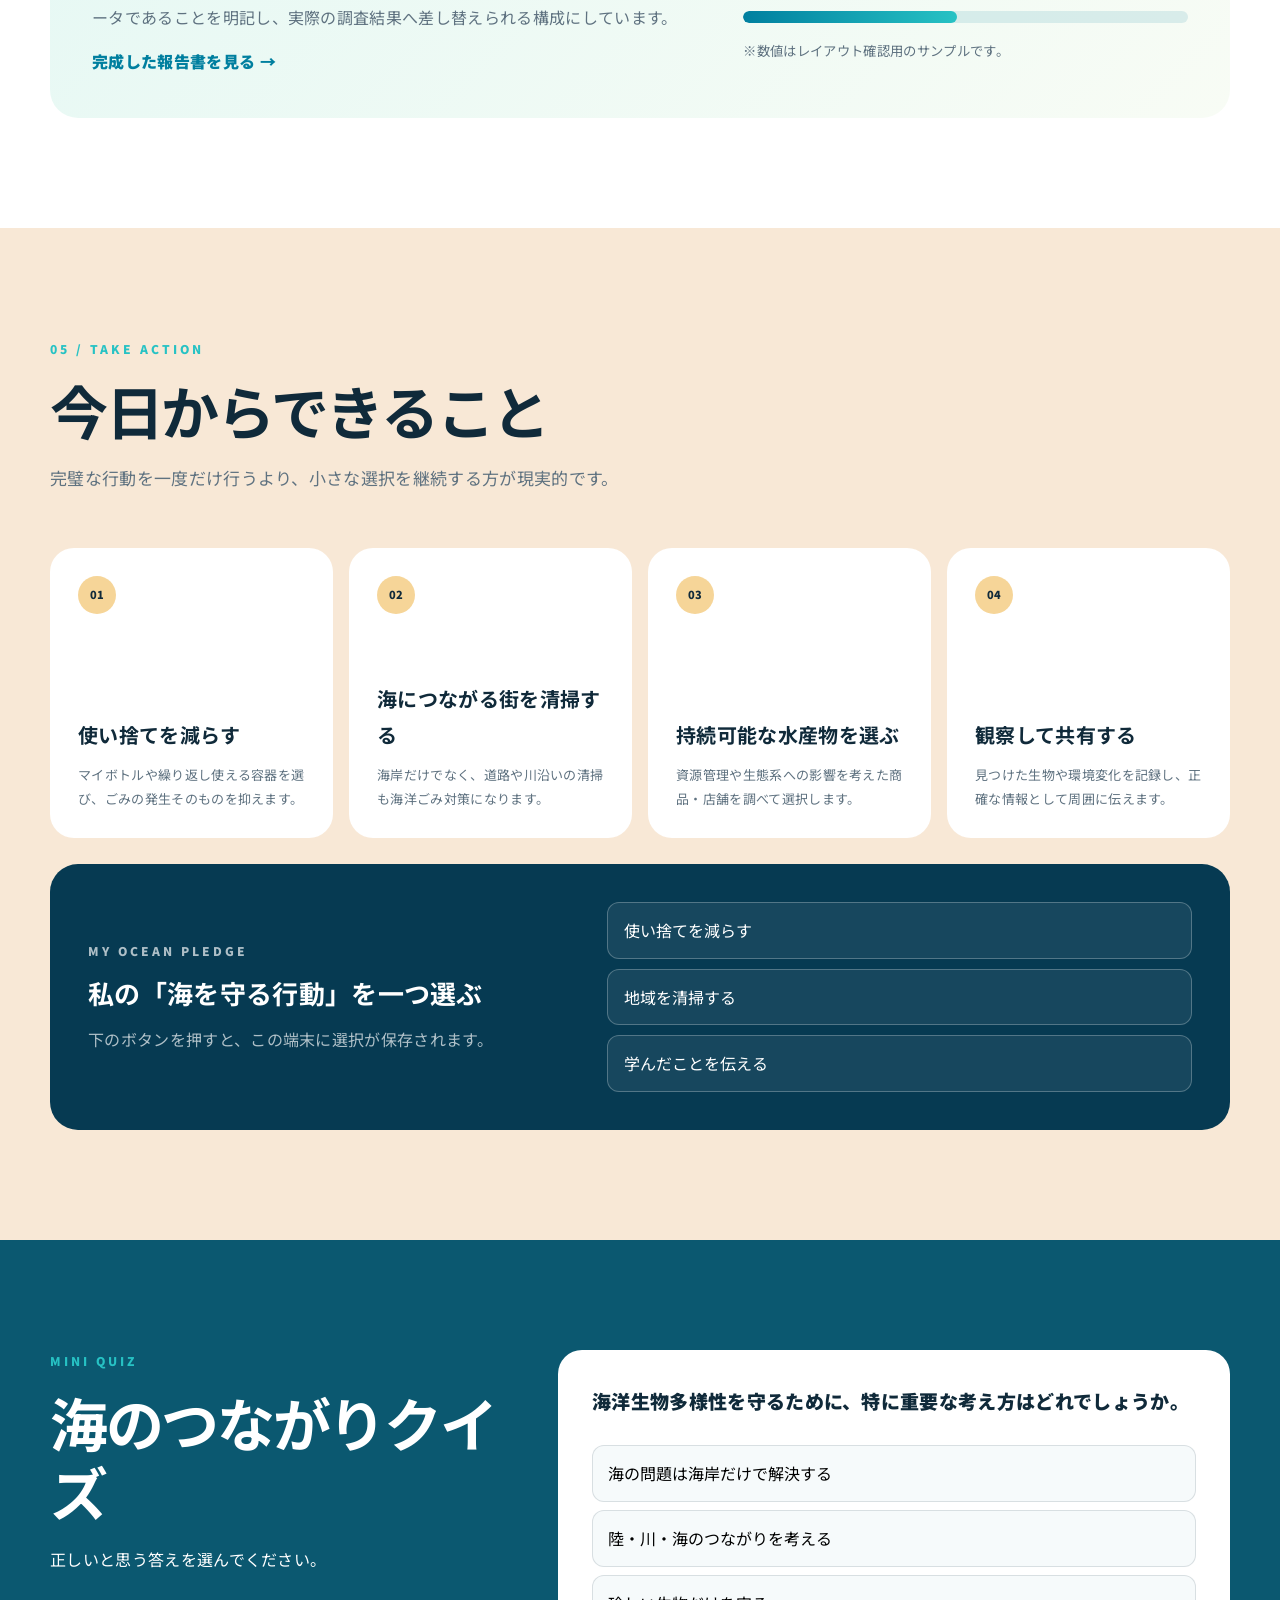
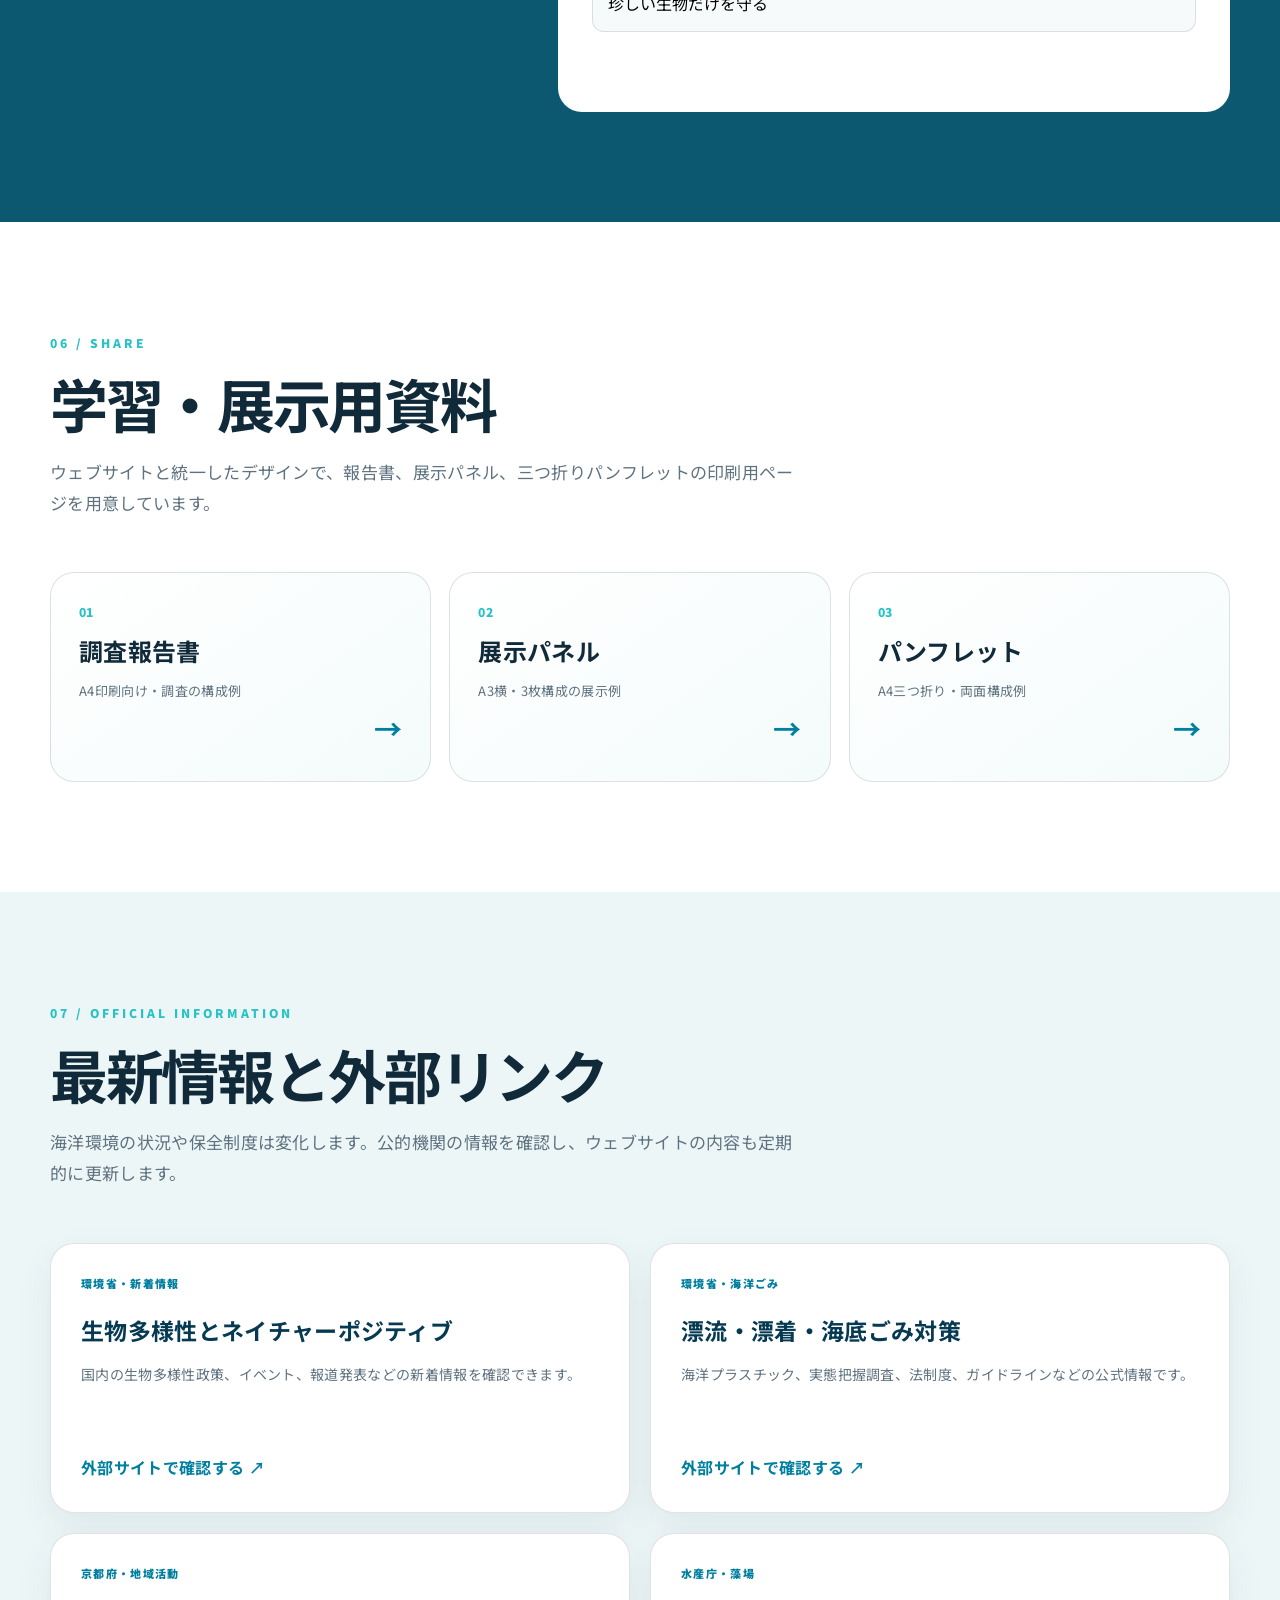
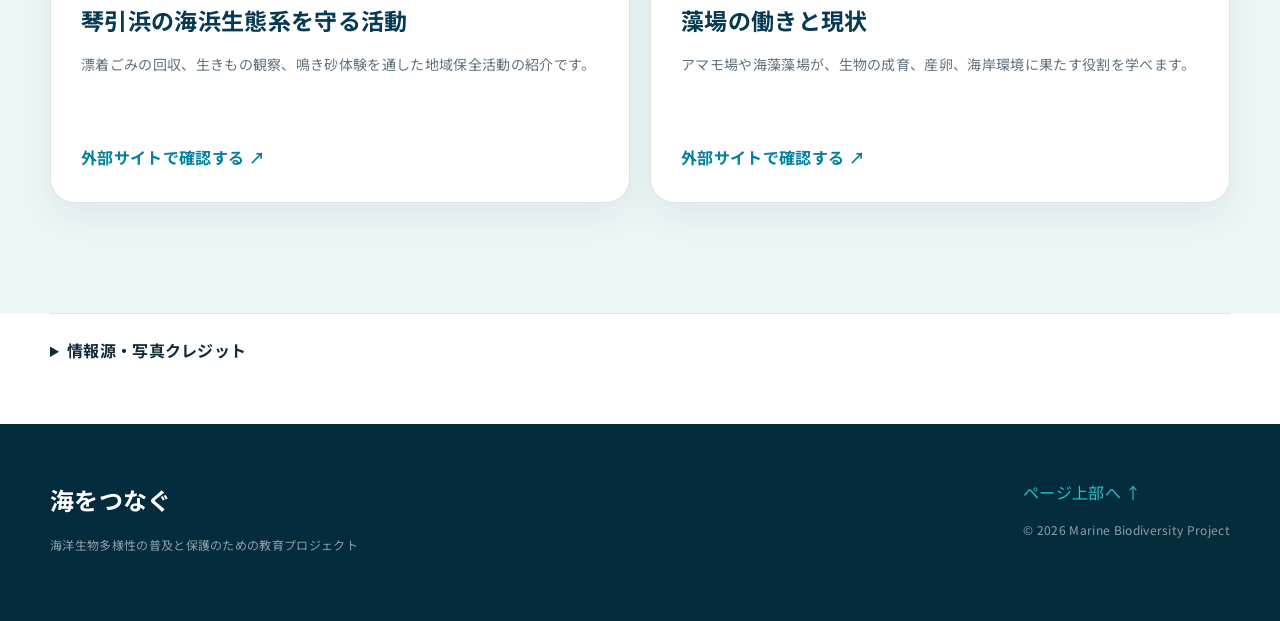
<file: marine-biodiversity-site/index.html>
<!doctype html>
<html lang="ja">
<head>
  <meta charset="utf-8">
  <meta name="viewport" content="width=device-width, initial-scale=1">
  <meta name="description" content="海洋生物多様性の重要性、脅威、調査活動、保全行動を学ぶ教育ウェブサイト。">
  <title>海をつなぐ｜海洋生物多様性プロジェクト</title>
  <script>document.documentElement.classList.add("js")</script>
  <link rel="preconnect" href="https://fonts.googleapis.com">
  <link rel="preconnect" href="https://fonts.gstatic.com" crossorigin>
  <link href="https://fonts.googleapis.com/css2?family=Noto+Sans+JP:wght@400;500;700;900&display=swap" rel="stylesheet">
  <link rel="stylesheet" href="styles.css">
  <script defer src="script.js"></script>
</head>
<body id="top">
  <a class="skip-link" href="#main">本文へ移動</a>

  <header class="site-header">
    <div class="container nav-wrap">
      <a class="brand" href="index.html" aria-label="海をつなぐ ホーム">
        <span class="brand-mark" aria-hidden="true">◌</span>
        <span><strong>海をつなぐ</strong><small>MARINE BIODIVERSITY PROJECT</small></span>
      </a>
      <button class="menu-button" aria-expanded="false" aria-controls="global-nav">メニュー</button>
      <nav id="global-nav" class="global-nav" aria-label="主要ナビゲーション">
        <a href="#about">海洋生物多様性</a>
        <a href="#species-guide">海の生きもの</a>
        <a href="#threats">海の危機</a>
        <a href="#research">調査活動</a>
        <a href="#actions">行動する</a>
        <a href="#resources">資料</a>
        <a href="#news">最新情報</a>
      </nav>
    </div>
  </header>

  <main id="main">
    <section class="hero" aria-labelledby="hero-title">
      <div class="hero-media" role="img" aria-label="色鮮やかなサンゴ礁の海中風景"></div>
      <div class="hero-overlay"></div>
      <div class="bubble bubble-1"></div><div class="bubble bubble-2"></div><div class="bubble bubble-3"></div>
      <div class="container hero-content reveal">
        <p class="eyebrow">命がつながる、青い世界。</p>
        <h1 id="hero-title">海の多様性を知り、<br><span>未来へつなぐ。</span></h1>
        <p class="hero-lead">海は、目に見えないプランクトンから巨大なクジラまで、多様な命を支えています。知ること、調べること、行動することから保全は始まります。</p>
        <div class="hero-actions">
          <a class="button primary" href="#about">海の世界を知る</a>
          <a class="button ghost" href="#resources">教材を見る</a>
        </div>
      </div>
      <a class="scroll-cue" href="#about" aria-label="次のセクションへ">SCROLL <span>↓</span></a>
    </section>

    <section class="section intro" id="about">
      <div class="container">
        <div class="section-heading reveal">
          <p class="section-kicker">01 / UNDERSTAND</p>
          <h2>海洋生物多様性とは</h2>
          <p>海に暮らす生物の種類だけでなく、遺伝子の違い、生態系の違い、そしてそれらのつながりまでを含む概念です。</p>
        </div>

        <div class="stat-grid">
          <article class="stat-card reveal">
            <strong>約71<span>%</span></strong>
            <h3>地球表面を覆う海</h3>
            <p>海は地球規模の気候と物質循環を支える巨大な生態系です。</p>
          </article>
          <article class="stat-card reveal">
            <strong>90<span>%超</span></strong>
            <h3>地球の生息可能空間</h3>
            <p>海は深さを持つため、生物が暮らせる空間の大部分を占めます。</p>
          </article>
          <article class="stat-card reveal">
            <strong>3<span>つ</span></strong>
            <h3>多様性のレベル</h3>
            <p>生態系・種・遺伝子の多様性が互いに支え合っています。</p>
          </article>
        </div>

        <div class="ecosystem-grid">
          <article class="ecosystem-card coral reveal">
            <div class="ecosystem-icon">🪸</div>
            <h3>サンゴ礁</h3>
            <p>複雑な構造が隠れ家と産卵場所を生み、多くの生物を支えます。</p>
          </article>
          <article class="ecosystem-card coast reveal">
            <div class="ecosystem-icon">🌿</div>
            <h3>藻場・干潟</h3>
            <p>幼い魚の育成場となり、水質浄化や海岸保全にも役立ちます。</p>
          </article>
          <article class="ecosystem-card open-sea reveal">
            <div class="ecosystem-icon">🐋</div>
            <h3>外洋・深海</h3>
            <p>広大な回遊経路と未解明の生態系が、地球規模でつながっています。</p>
          </article>
        </div>
      </div>
    </section>


    <section class="section species-guide" id="species-guide">
      <div class="container">
        <div class="section-heading reveal">
          <p class="section-kicker">02 / DISCOVER MARINE LIFE</p>
          <h2>海の生きものを知る</h2>
          <p>海洋生物多様性は、珍しい生物の数だけを意味しません。小さなプランクトンから大型の回遊生物まで、それぞれが異なる役割を持ち、食物網と生息環境を支えています。</p>
        </div>

        <div class="species-guide-grid">
          <article class="species-guide-card reveal">
            <span class="species-symbol" aria-hidden="true">🦠</span>
            <p class="species-type">食物網の出発点</p>
            <h3>植物プランクトン</h3>
            <p>光合成を行う微小な生物で、動物プランクトンや小魚の食べ物になります。海の生態系を下から支える存在です。</p>
            <dl><dt>注目点</dt><dd>水温や栄養塩の変化によって種類や量が変わります。</dd></dl>
          </article>

          <article class="species-guide-card reveal">
            <span class="species-symbol" aria-hidden="true">🪸</span>
            <p class="species-type">多くの命が集まる場所</p>
            <h3>サンゴ</h3>
            <p>植物のように見えますが動物です。褐虫藻との共生によって成長し、立体的なすみかをつくります。</p>
            <dl><dt>注目点</dt><dd>高水温が続くと白化が起こり、生態系全体に影響します。</dd></dl>
          </article>

          <article class="species-guide-card reveal">
            <span class="species-symbol" aria-hidden="true">🌱</span>
            <p class="species-type">沿岸のゆりかご</p>
            <h3>アマモ</h3>
            <p>浅い海底に群落をつくる海草です。稚魚や小型生物の隠れ場所となり、産卵・成育の場を提供します。</p>
            <dl><dt>注目点</dt><dd>濁り、埋め立て、海底環境の変化に影響を受けます。</dd></dl>
          </article>

          <article class="species-guide-card reveal">
            <span class="species-symbol" aria-hidden="true">🐚</span>
            <p class="species-type">海水をこす生きもの</p>
            <h3>アサリ</h3>
            <p>海水中の微小な有機物を取り込みながら生活する二枚貝です。干潟の物質循環に関わります。</p>
            <dl><dt>注目点</dt><dd>同じ種類でも貝殻の模様が異なり、遺伝子の多様性を考える例になります。</dd></dl>
          </article>

          <article class="species-guide-card reveal">
            <span class="species-symbol" aria-hidden="true">🐢</span>
            <p class="species-type">海域を越えて移動</p>
            <h3>ウミガメ</h3>
            <p>餌場と産卵地の間を長距離移動します。一つの海岸だけでなく、移動経路全体を守る必要があります。</p>
            <dl><dt>注目点</dt><dd>砂浜の減少、混獲、海洋ごみなど複数の影響を受けます。</dd></dl>
          </article>

          <article class="species-guide-card reveal">
            <span class="species-symbol" aria-hidden="true">🐋</span>
            <p class="species-type">広い海をつなぐ大型生物</p>
            <h3>クジラ類</h3>
            <p>広い海域を移動し、餌を食べ、排せつし、死後は深海へ有機物を運ぶなど、海の物質循環に関わります。</p>
            <dl><dt>注目点</dt><dd>回遊経路、餌資源、船舶との衝突などを広域で考える必要があります。</dd></dl>
          </article>
        </div>

        <div class="species-learning-note reveal">
          <div>
            <p class="section-kicker">HOW TO OBSERVE</p>
            <h3>生きものを見つけたときの記録方法</h3>
          </div>
          <ol>
            <li><strong>触らずに観察：</strong>危険な生物や保護対象種の可能性を考え、距離を保ちます。</li>
            <li><strong>場所と環境を記録：</strong>日時、潮位、天候、底質、周囲の植物やごみも残します。</li>
            <li><strong>写真を複数方向から撮影：</strong>大きさが分かる物を横に置き、採取せず同定できる情報を集めます。</li>
            <li><strong>断定しない：</strong>分からない場合は「未同定」とし、図鑑や専門機関で確認します。</li>
          </ol>
        </div>
      </div>
    </section>

    <section class="section threats" id="threats">
      <div class="container">
        <div class="section-heading light reveal">
          <p class="section-kicker">03 / FACE THE PROBLEM</p>
          <h2>海で起きていること</h2>
          <p>気候変動、汚染、過剰利用、生息地の改変は単独ではなく、重なり合って海の生態系に影響します。</p>
        </div>

        <div class="threat-feature reveal">
          <img src="assets/plastic-pollution.jpg" alt="海岸に流れ着いた大量の海洋ごみ" loading="lazy">
          <div class="threat-copy">
            <span class="tag">海洋ごみ</span>
            <h3>捨てた場所と、影響が現れる場所は同じとは限らない。</h3>
            <p>街や川から流れ出たプラスチックは遠くの海岸へ運ばれ、生物の誤食や絡まり、生息環境の悪化を引き起こします。</p>
          </div>
        </div>

        <div class="threat-list">
          <article class="threat-item reveal"><span>01</span><div><h3>海水温の上昇</h3><p>サンゴの白化、分布域の変化、季節的な生態リズムの乱れにつながります。</p></div></article>
          <article class="threat-item reveal"><span>02</span><div><h3>過剰漁獲・混獲</h3><p>特定の種だけでなく、食物網全体のバランスを変える可能性があります。</p></div></article>
          <article class="threat-item reveal"><span>03</span><div><h3>沿岸開発と生息地の減少</h3><p>干潟、藻場、砂浜など、繁殖や成長に重要な場所が失われます。</p></div></article>
          <article class="threat-item reveal"><span>04</span><div><h3>外来種と化学物質</h3><p>本来の生態系の関係を変え、長期的な影響を残すことがあります。</p></div></article>
        </div>
      </div>
    </section>

    <section class="section species-story">
      <div class="container story-grid">
        <div class="story-image reveal">
          <img src="assets/green-turtle.jpg" alt="海中を泳ぐアオウミガメ" loading="lazy">
          <p class="photo-credit">Photo: RobertoCostaPinto / CC BY-SA 4.0</p>
        </div>
        <div class="story-copy reveal">
          <p class="section-kicker">CONNECTED OCEAN</p>
          <h2>ウミガメが教えてくれる、海のつながり。</h2>
          <p>ウミガメは成長や産卵のために長い距離を移動します。ある地域だけを守っても、移動先の海や砂浜が失われれば生き続けることはできません。</p>
          <blockquote>海洋生物の保全には、国境を越えた協力と、陸・川・海を一体として考える視点が必要です。</blockquote>
        </div>
      </div>
    </section>

    <section class="section research" id="research">
      <div class="container">
        <div class="section-heading reveal">
          <p class="section-kicker">04 / OBSERVE & RECORD</p>
          <h2>地域の海を調べる</h2>
          <p>大規模な研究だけが調査ではありません。同じ場所を同じ方法で観察し、記録を積み重ねることが変化の発見につながります。</p>
        </div>

        <div class="research-steps">
          <article class="step-card reveal"><span>STEP 1</span><h3>場所を決める</h3><p>海岸、河口、干潟など、安全に継続観察できる地点を選びます。</p></article>
          <article class="step-card reveal"><span>STEP 2</span><h3>同じ方法で測る</h3><p>日時、天候、生物、ごみ、水温など、項目を統一して記録します。</p></article>
          <article class="step-card reveal"><span>STEP 3</span><h3>比較して伝える</h3><p>写真や表を用いて変化を整理し、地域の人と結果を共有します。</p></article>
        </div>

        <div class="report-preview reveal">
          <div>
            <span class="tag blue">調査報告書</span>
            <h3>沿岸環境観察レポート</h3>
            <p>調査目的、方法、観察結果、考察、保全提案まで記入した完成例です。モデルデータであることを明記し、実際の調査結果へ差し替えられる構成にしています。</p>
            <a class="text-link" href="report.html">完成した報告書を見る →</a>
          </div>
          <div class="mini-chart" aria-label="観察項目の構成例">
            <div><span>生物観察</span><i style="--value:82%"></i></div>
            <div><span>海岸ごみ</span><i style="--value:64%"></i></div>
            <div><span>水質・水温</span><i style="--value:48%"></i></div>
            <small>※数値はレイアウト確認用のサンプルです。</small>
          </div>
        </div>
      </div>
    </section>

    <section class="section actions" id="actions">
      <div class="container">
        <div class="section-heading reveal">
          <p class="section-kicker">05 / TAKE ACTION</p>
          <h2>今日からできること</h2>
          <p>完璧な行動を一度だけ行うより、小さな選択を継続する方が現実的です。</p>
        </div>

        <div class="action-grid">
          <article class="action-card reveal"><span>01</span><h3>使い捨てを減らす</h3><p>マイボトルや繰り返し使える容器を選び、ごみの発生そのものを抑えます。</p></article>
          <article class="action-card reveal"><span>02</span><h3>海につながる街を清掃する</h3><p>海岸だけでなく、道路や川沿いの清掃も海洋ごみ対策になります。</p></article>
          <article class="action-card reveal"><span>03</span><h3>持続可能な水産物を選ぶ</h3><p>資源管理や生態系への影響を考えた商品・店舗を調べて選択します。</p></article>
          <article class="action-card reveal"><span>04</span><h3>観察して共有する</h3><p>見つけた生物や環境変化を記録し、正確な情報として周囲に伝えます。</p></article>
        </div>

        <div class="pledge reveal">
          <div>
            <p class="section-kicker">MY OCEAN PLEDGE</p>
            <h3>私の「海を守る行動」を一つ選ぶ</h3>
            <p id="pledge-message">下のボタンを押すと、この端末に選択が保存されます。</p>
          </div>
          <div class="pledge-buttons" role="group" aria-label="行動宣言">
            <button data-pledge="使い捨てプラスチックを一つ減らします。">使い捨てを減らす</button>
            <button data-pledge="月に一度、地域のごみを拾います。">地域を清掃する</button>
            <button data-pledge="海の問題を一人に伝えます。">学んだことを伝える</button>
          </div>
        </div>
      </div>
    </section>

    <section class="section quiz-section">
      <div class="container quiz-wrap reveal">
        <div>
          <p class="section-kicker">MINI QUIZ</p>
          <h2>海のつながりクイズ</h2>
          <p>正しいと思う答えを選んでください。</p>
        </div>
        <div class="quiz" data-answer="b">
          <p class="quiz-question">海洋生物多様性を守るために、特に重要な考え方はどれでしょうか。</p>
          <button data-choice="a">海の問題は海岸だけで解決する</button>
          <button data-choice="b">陸・川・海のつながりを考える</button>
          <button data-choice="c">珍しい生物だけを守る</button>
          <p class="quiz-result" aria-live="polite"></p>
        </div>
      </div>
    </section>

    <section class="section resources" id="resources">
      <div class="container">
        <div class="section-heading reveal">
          <p class="section-kicker">06 / SHARE</p>
          <h2>学習・展示用資料</h2>
          <p>ウェブサイトと統一したデザインで、報告書、展示パネル、三つ折りパンフレットの印刷用ページを用意しています。</p>
        </div>
        <div class="resource-grid">
          <a class="resource-card reveal" href="report.html"><span>01</span><div><h3>調査報告書</h3><p>A4印刷向け・調査の構成例</p></div><b>→</b></a>
          <a class="resource-card reveal" href="panels.html"><span>02</span><div><h3>展示パネル</h3><p>A3横・3枚構成の展示例</p></div><b>→</b></a>
          <a class="resource-card reveal" href="pamphlet.html"><span>03</span><div><h3>パンフレット</h3><p>A4三つ折り・両面構成例</p></div><b>→</b></a>
        </div>
      </div>
    </section>


    <section class="section external-news" id="news">
      <div class="container">
        <div class="section-heading reveal">
          <p class="section-kicker">07 / OFFICIAL INFORMATION</p>
          <h2>最新情報と外部リンク</h2>
          <p>海洋環境の状況や保全制度は変化します。公的機関の情報を確認し、ウェブサイトの内容も定期的に更新します。</p>
        </div>

        <div class="news-grid">
          <a class="news-card reveal" href="https://policies.env.go.jp/nature/nature-positive/news/press/" target="_blank" rel="noopener noreferrer">
            <span class="news-source">環境省・新着情報</span>
            <h3>生物多様性とネイチャーポジティブ</h3>
            <p>国内の生物多様性政策、イベント、報道発表などの新着情報を確認できます。</p>
            <b>外部サイトで確認する ↗</b>
          </a>

          <a class="news-card reveal" href="https://www.env.go.jp/water/marine_litter/index.html" target="_blank" rel="noopener noreferrer">
            <span class="news-source">環境省・海洋ごみ</span>
            <h3>漂流・漂着・海底ごみ対策</h3>
            <p>海洋プラスチック、実態把握調査、法制度、ガイドラインなどの公式情報です。</p>
            <b>外部サイトで確認する ↗</b>
          </a>

          <a class="news-card reveal" href="https://www.pref.kyoto.jp/biodic/news/20241027_nisshin_katsudohokoku.html" target="_blank" rel="noopener noreferrer">
            <span class="news-source">京都府・地域活動</span>
            <h3>琴引浜の海浜生態系を守る活動</h3>
            <p>漂着ごみの回収、生きもの観察、鳴き砂体験を通した地域保全活動の紹介です。</p>
            <b>外部サイトで確認する ↗</b>
          </a>

          <a class="news-card reveal" href="https://www.jfa.maff.go.jp/j/kikaku/tamenteki/kaisetu/moba/moba_genjou/" target="_blank" rel="noopener noreferrer">
            <span class="news-source">水産庁・藻場</span>
            <h3>藻場の働きと現状</h3>
            <p>アマモ場や海藻藻場が、生物の成育、産卵、海岸環境に果たす役割を学べます。</p>
            <b>外部サイトで確認する ↗</b>
          </a>
        </div>
      </div>
    </section>

    <section class="sources-section">
      <div class="container">
        <details>
          <summary>情報源・写真クレジット</summary>
          <ul>
            <li><a href="https://www.env.go.jp/nature/biodic/kaiyo-hozen/" target="_blank" rel="noopener">環境省「海洋生物多様性保全戦略」</a></li>
            <li><a href="https://www.cbd.int/marine/intro.shtml" target="_blank" rel="noopener">Convention on Biological Diversity: Marine and Coastal Biodiversity</a></li>
            <li><a href="https://www.unep.org/topics/ocean-seas-and-coasts" target="_blank" rel="noopener">UNEP: Ocean, seas and coasts</a></li>
            <li><a href="https://oceanservice.noaa.gov/observations/mbon.html" target="_blank" rel="noopener">NOAA Marine Biodiversity Observation Network</a></li>
            <li><a href="https://policies.env.go.jp/nature/nature-positive/" target="_blank" rel="noopener">環境省「生物多様性って何？」</a></li>
            <li><a href="https://www.jfa.maff.go.jp/j/kikaku/tamenteki/kaisetu/moba/moba_genjou/" target="_blank" rel="noopener">水産庁「藻場の働きと現状」</a></li>
            <li>Hero photo: Jim E Maragos / U.S. Fish and Wildlife Service, Public Domain</li>
            <li>Plastic pollution photo: NOAA's National Ocean Service, Public Domain</li>
          </ul>
        </details>
      </div>
    </section>
  </main>

  <footer class="site-footer">
    <div class="container footer-grid">
      <div><strong>海をつなぐ</strong><p>海洋生物多様性の普及と保護のための教育プロジェクト</p></div>
      <div><a href="#top" data-scroll-top>ページ上部へ ↑</a><p>© 2026 Marine Biodiversity Project</p></div>
    </div>
  </footer>
</body>
</html>
</file>
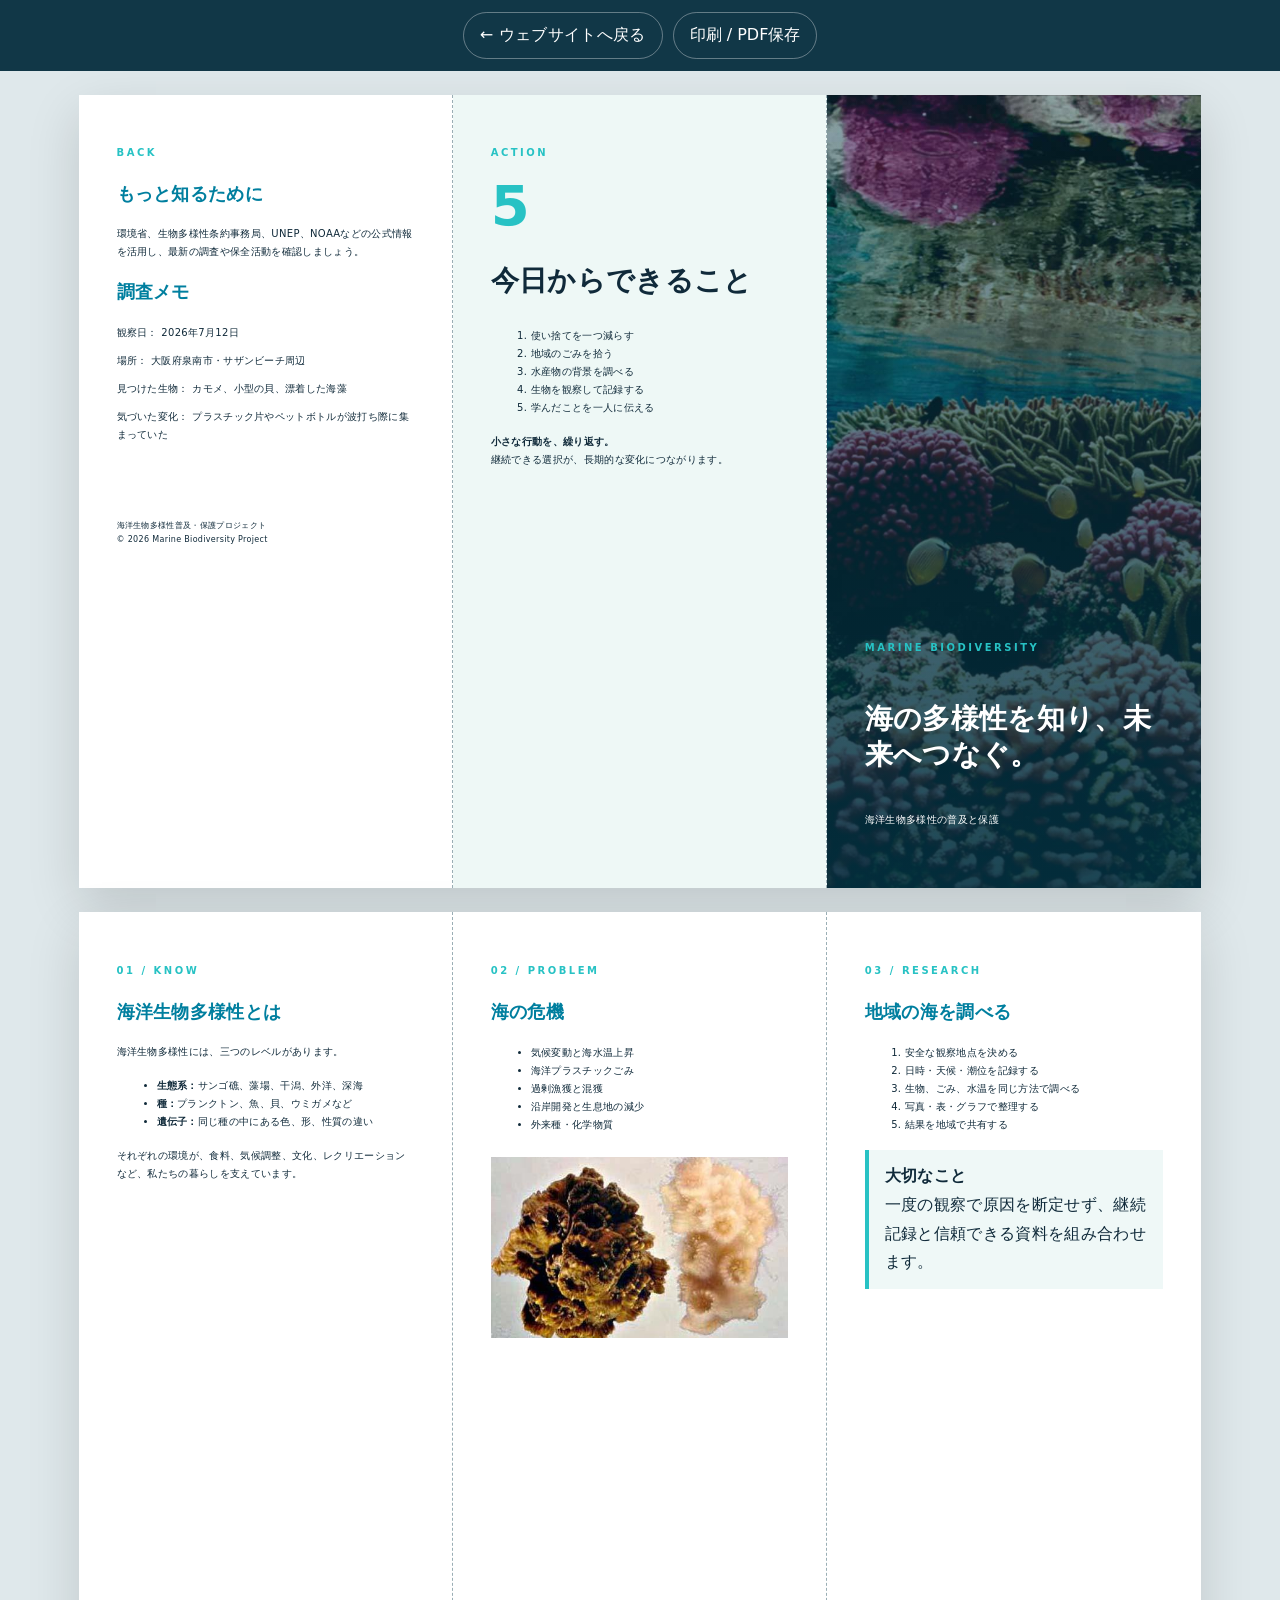
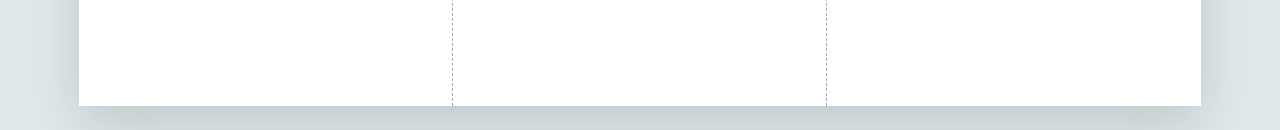
<file: pamphlet.html>
<!doctype html><html lang="ja"><head><meta charset="utf-8"><meta name="viewport" content="width=device-width,initial-scale=1"><title>海洋生物多様性 パンフレット</title><link rel="stylesheet" href="styles.css"></head>
<body class="doc-body">
<div class="doc-toolbar"><a href="index.html">← ウェブサイトへ戻る</a><button onclick="window.print()">印刷 / PDF保存</button></div>
<section class="brochure-sheet">
  <article class="brochure-panel"><p class="section-kicker">BACK</p><h2>もっと知るために</h2><p>環境省、生物多様性条約事務局、UNEP、NOAAなどの公式情報を活用し、最新の調査や保全活動を確認しましょう。</p><h2>調査メモ</h2><p>観察日： 2026年7月12日</p><p>場所： 大阪府泉南市・サザンビーチ周辺</p><p>見つけた生物： カモメ、小型の貝、漂着した海藻</p><p>気づいた変化： プラスチック片やペットボトルが波打ち際に集まっていた</p><p style="margin-top:20mm;font-size:8px">海洋生物多様性普及・保護プロジェクト<br>© 2026 Marine Biodiversity Project</p></article>
  <article class="brochure-panel brochure-action"><p class="section-kicker">ACTION</p><span class="brochure-number">5</span><h1>今日からできること</h1><ol><li>使い捨てを一つ減らす</li><li>地域のごみを拾う</li><li>水産物の背景を調べる</li><li>生物を観察して記録する</li><li>学んだことを一人に伝える</li></ol><p><strong>小さな行動を、繰り返す。</strong><br>継続できる選択が、長期的な変化につながります。</p></article>
  <article class="brochure-panel brochure-cover"><p class="section-kicker">MARINE BIODIVERSITY</p><h1>海の多様性を知り、未来へつなぐ。</h1><p>海洋生物多様性の普及と保護</p></article>
</section>
<section class="brochure-sheet">
  <article class="brochure-panel"><p class="section-kicker">01 / KNOW</p><h2>海洋生物多様性とは</h2><p>海洋生物多様性には、三つのレベルがあります。</p><ul><li><strong>生態系：</strong>サンゴ礁、藻場、干潟、外洋、深海</li><li><strong>種：</strong>プランクトン、魚、貝、ウミガメなど</li><li><strong>遺伝子：</strong>同じ種の中にある色、形、性質の違い</li></ul><p>それぞれの環境が、食料、気候調整、文化、レクリエーションなど、私たちの暮らしを支えています。</p></article>
  <article class="brochure-panel"><p class="section-kicker">02 / PROBLEM</p><h2>海の危機</h2><ul><li>気候変動と海水温上昇</li><li>海洋プラスチックごみ</li><li>過剰漁獲と混獲</li><li>沿岸開発と生息地の減少</li><li>外来種・化学物質</li></ul><img src="assets/coral-bleaching.jpg" alt="白化したサンゴの比較" style="width:100%;height:48mm;object-fit:cover;margin-top:6mm"></article>
  <article class="brochure-panel"><p class="section-kicker">03 / RESEARCH</p><h2>地域の海を調べる</h2><ol><li>安全な観察地点を決める</li><li>日時・天候・潮位を記録する</li><li>生物、ごみ、水温を同じ方法で調べる</li><li>写真・表・グラフで整理する</li><li>結果を地域で共有する</li></ol><div class="note-box"><strong>大切なこと</strong><br>一度の観察で原因を断定せず、継続記録と信頼できる資料を組み合わせます。</div></article>
</section>
</body></html>
</file>
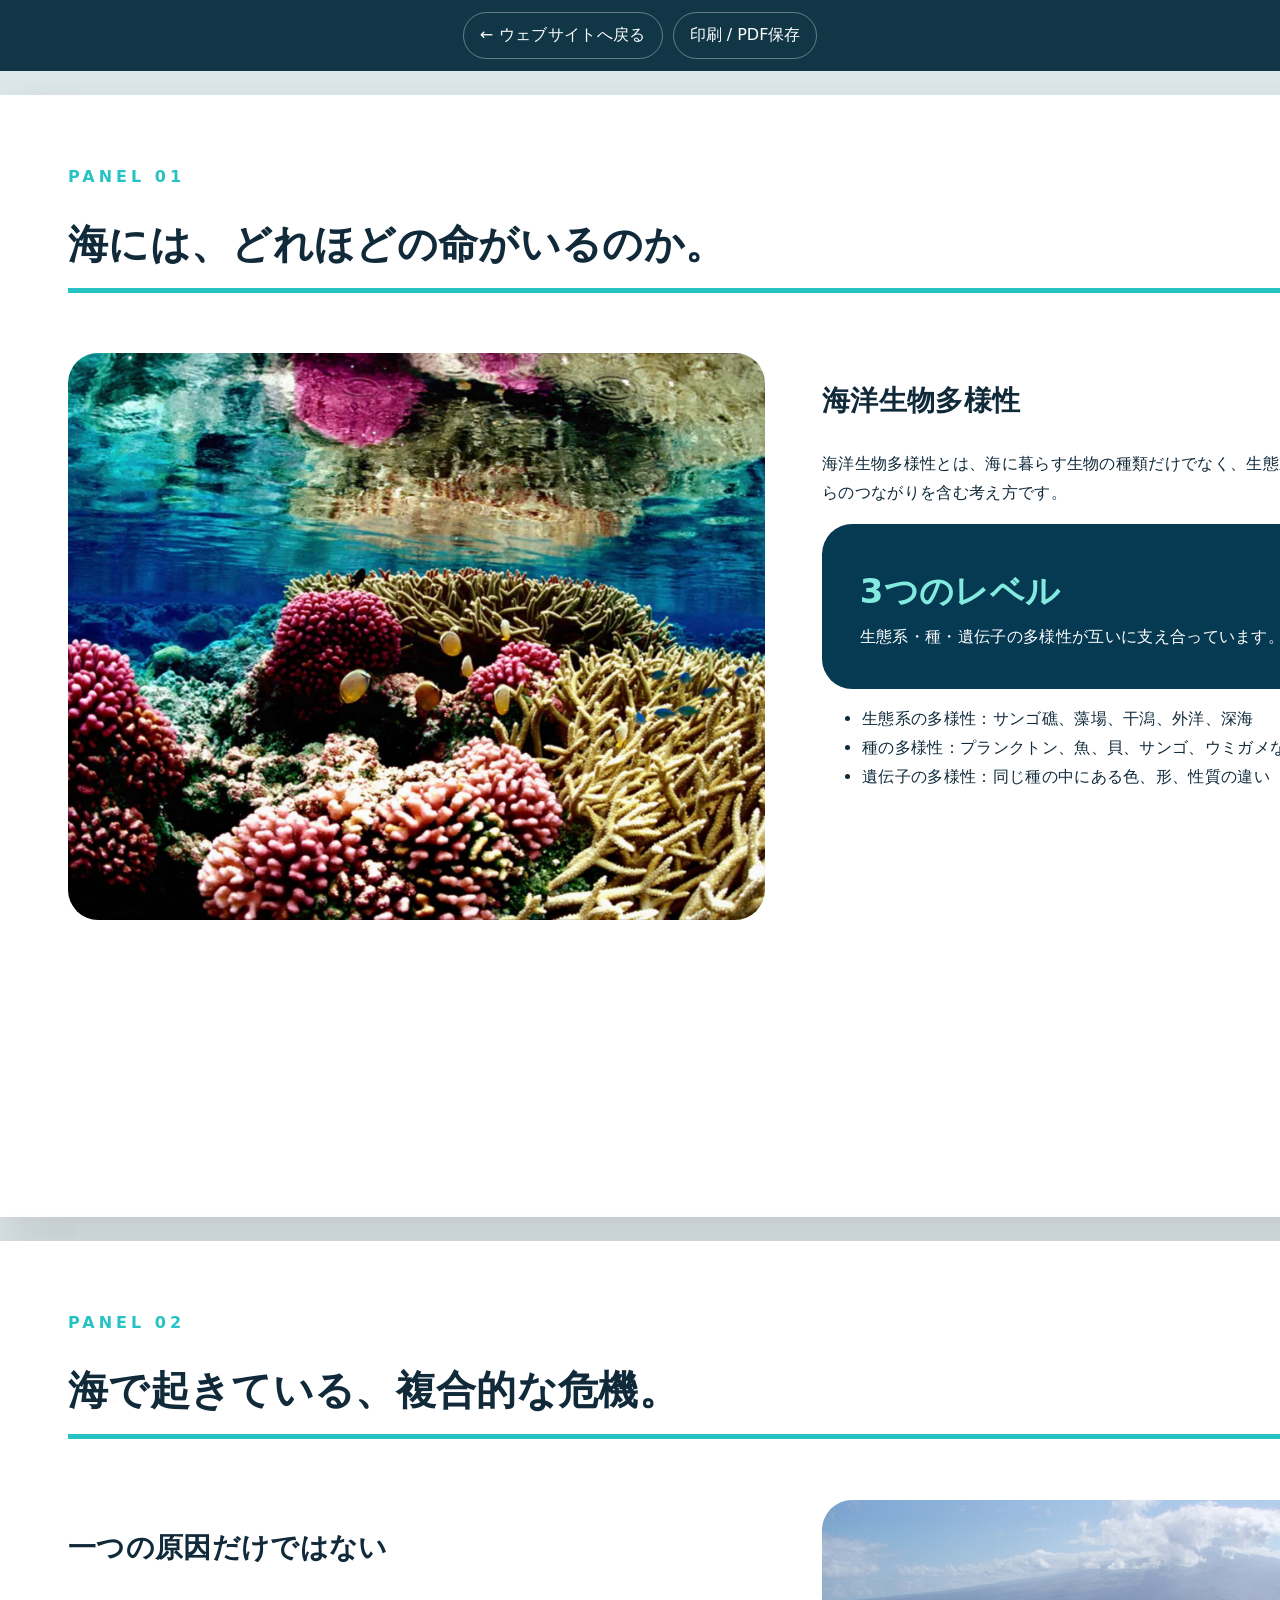
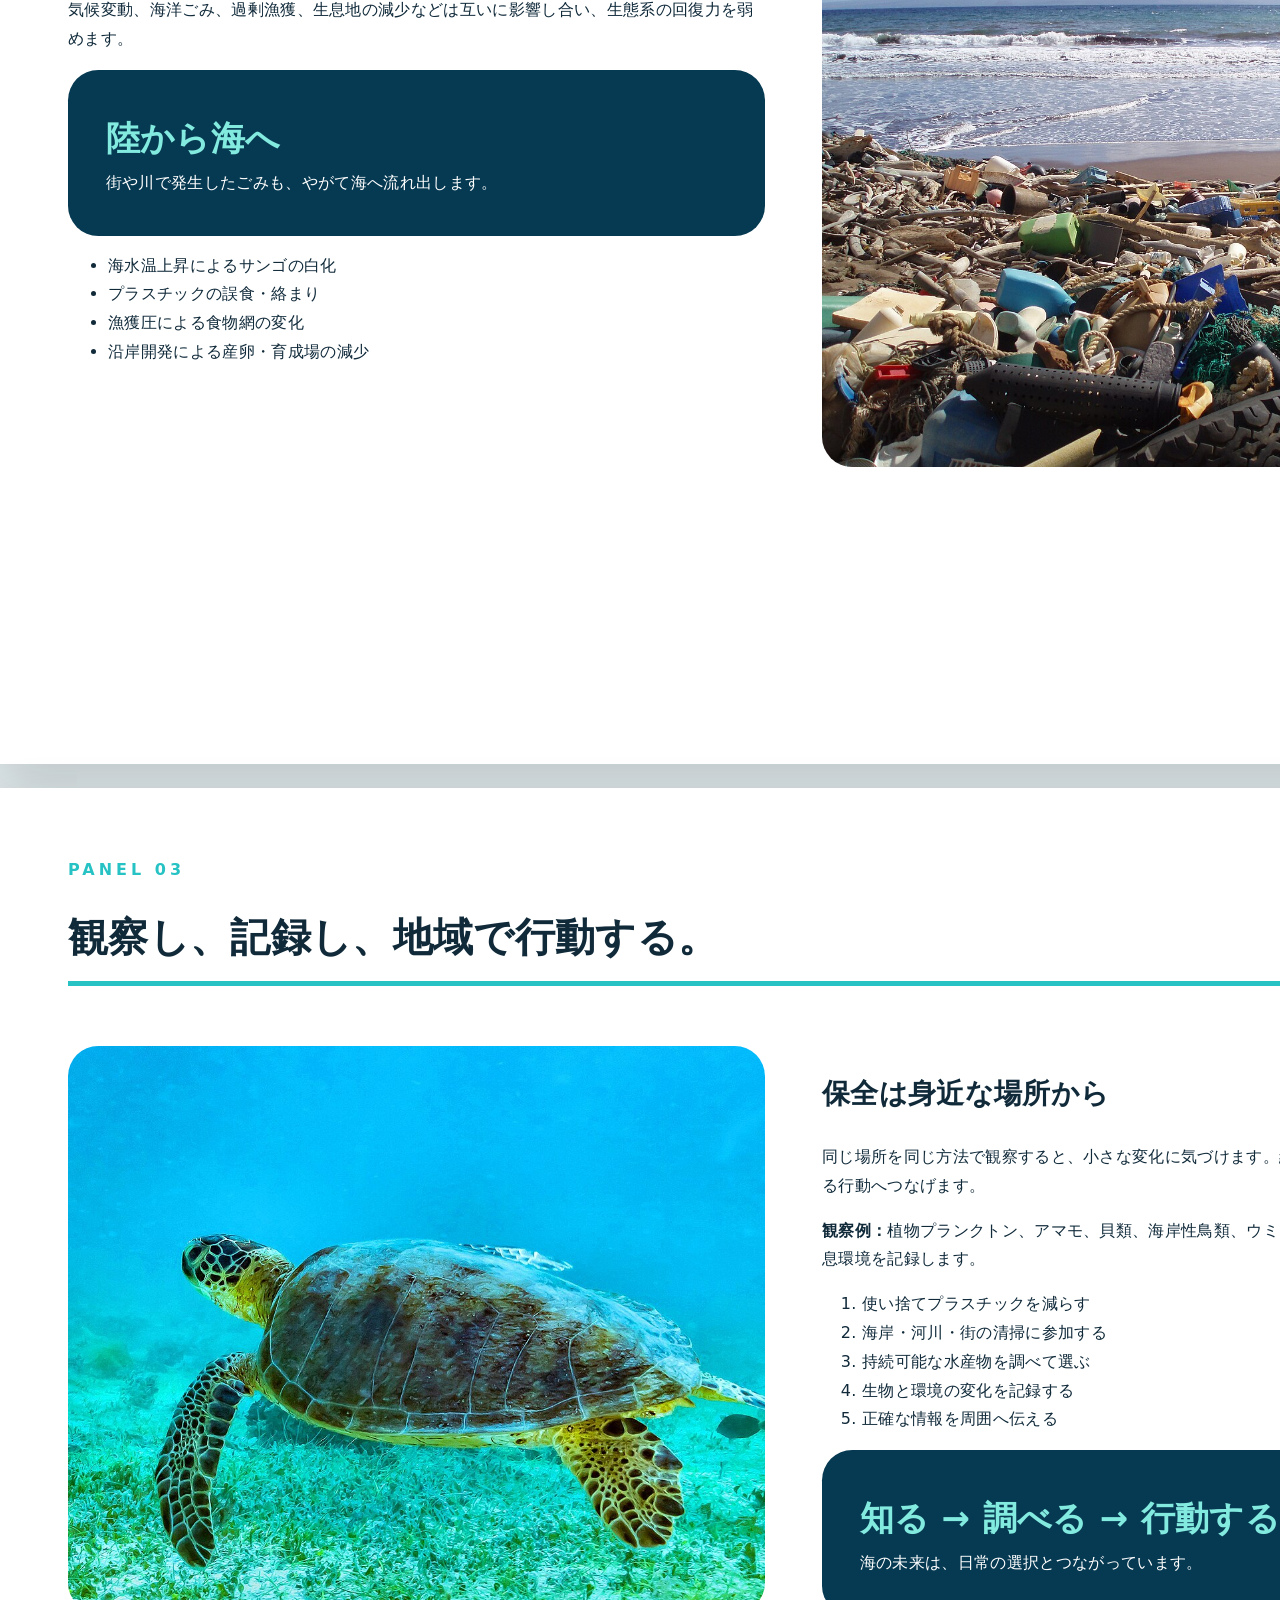
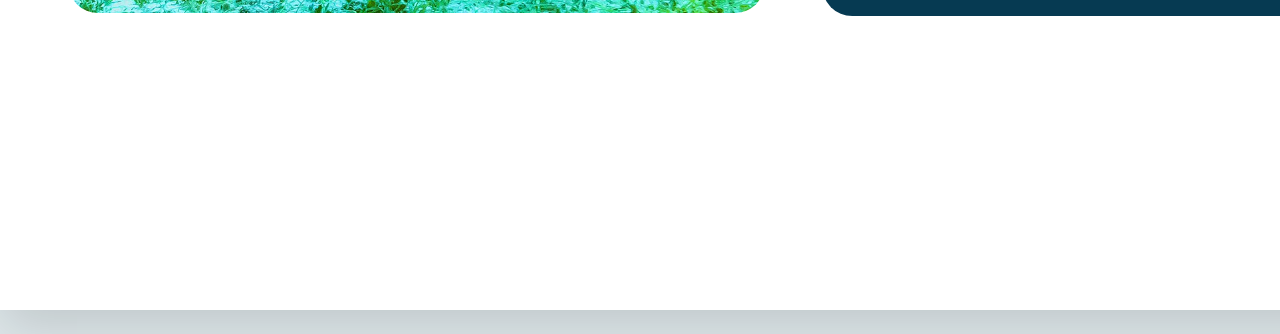
<file: panels.html>
<!doctype html><html lang="ja"><head><meta charset="utf-8"><meta name="viewport" content="width=device-width,initial-scale=1"><title>海洋生物多様性 展示パネル</title><link rel="stylesheet" href="styles.css"></head>
<body class="doc-body">
<div class="doc-toolbar"><a href="index.html">← ウェブサイトへ戻る</a><button onclick="window.print()">印刷 / PDF保存</button></div>
<section class="panel-sheet">
  <div class="panel-title"><div><p class="section-kicker">PANEL 01</p><h1>海には、どれほどの命がいるのか。</h1></div><span>01</span></div>
  <div class="panel-grid"><img class="panel-image" src="assets/hero-coral.jpg" alt="色鮮やかなサンゴ礁"><div><h2>海洋生物多様性</h2><p>海洋生物多様性とは、海に暮らす生物の種類だけでなく、生態系、種、遺伝子の違いと、それらのつながりを含む考え方です。</p><div class="panel-callout"><strong>3つのレベル</strong>生態系・種・遺伝子の多様性が互いに支え合っています。</div><ul><li>生態系の多様性：サンゴ礁、藻場、干潟、外洋、深海</li><li>種の多様性：プランクトン、魚、貝、サンゴ、ウミガメなど</li><li>遺伝子の多様性：同じ種の中にある色、形、性質の違い</li></ul></div></div>
</section>
<section class="panel-sheet">
  <div class="panel-title"><div><p class="section-kicker">PANEL 02</p><h1>海で起きている、複合的な危機。</h1></div><span>02</span></div>
  <div class="panel-grid"><div><h2>一つの原因だけではない</h2><p>気候変動、海洋ごみ、過剰漁獲、生息地の減少などは互いに影響し合い、生態系の回復力を弱めます。</p><div class="panel-callout"><strong>陸から海へ</strong>街や川で発生したごみも、やがて海へ流れ出します。</div><ul><li>海水温上昇によるサンゴの白化</li><li>プラスチックの誤食・絡まり</li><li>漁獲圧による食物網の変化</li><li>沿岸開発による産卵・育成場の減少</li></ul></div><img class="panel-image" src="assets/plastic-pollution.jpg" alt="海岸に流れ着いた大量のごみ"></div>
</section>
<section class="panel-sheet">
  <div class="panel-title"><div><p class="section-kicker">PANEL 03</p><h1>観察し、記録し、地域で行動する。</h1></div><span>03</span></div>
  <div class="panel-grid"><img class="panel-image" src="assets/green-turtle.jpg" alt="海を泳ぐウミガメ"><div><h2>保全は身近な場所から</h2><p>同じ場所を同じ方法で観察すると、小さな変化に気づけます。結果を共有し、地域で続けられる行動へつなげます。</p><p><strong>観察例：</strong>植物プランクトン、アマモ、貝類、海岸性鳥類、ウミガメなど、それぞれの役割と生息環境を記録します。</p><ol><li>使い捨てプラスチックを減らす</li><li>海岸・河川・街の清掃に参加する</li><li>持続可能な水産物を調べて選ぶ</li><li>生物と環境の変化を記録する</li><li>正確な情報を周囲へ伝える</li></ol><div class="panel-callout"><strong>知る → 調べる → 行動する</strong>海の未来は、日常の選択とつながっています。</div></div></div>
</section>
</body></html>
</file>
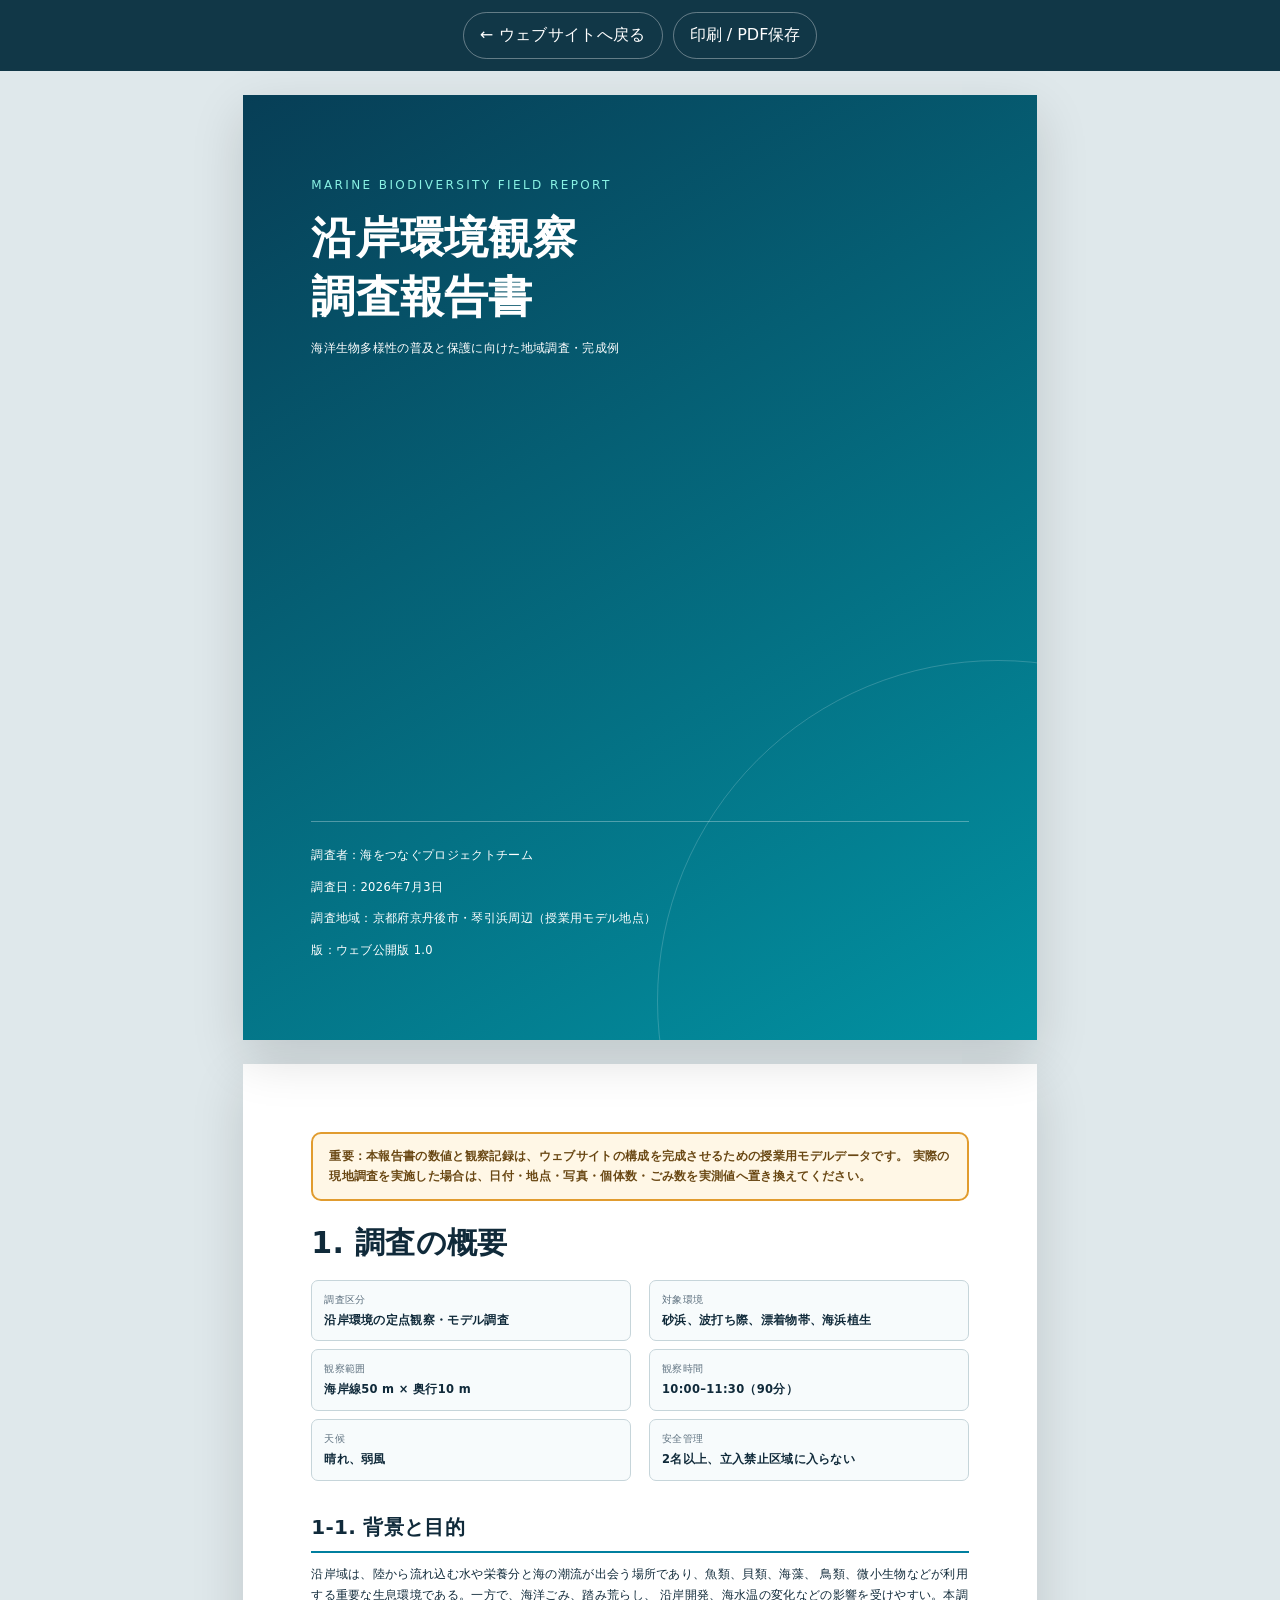
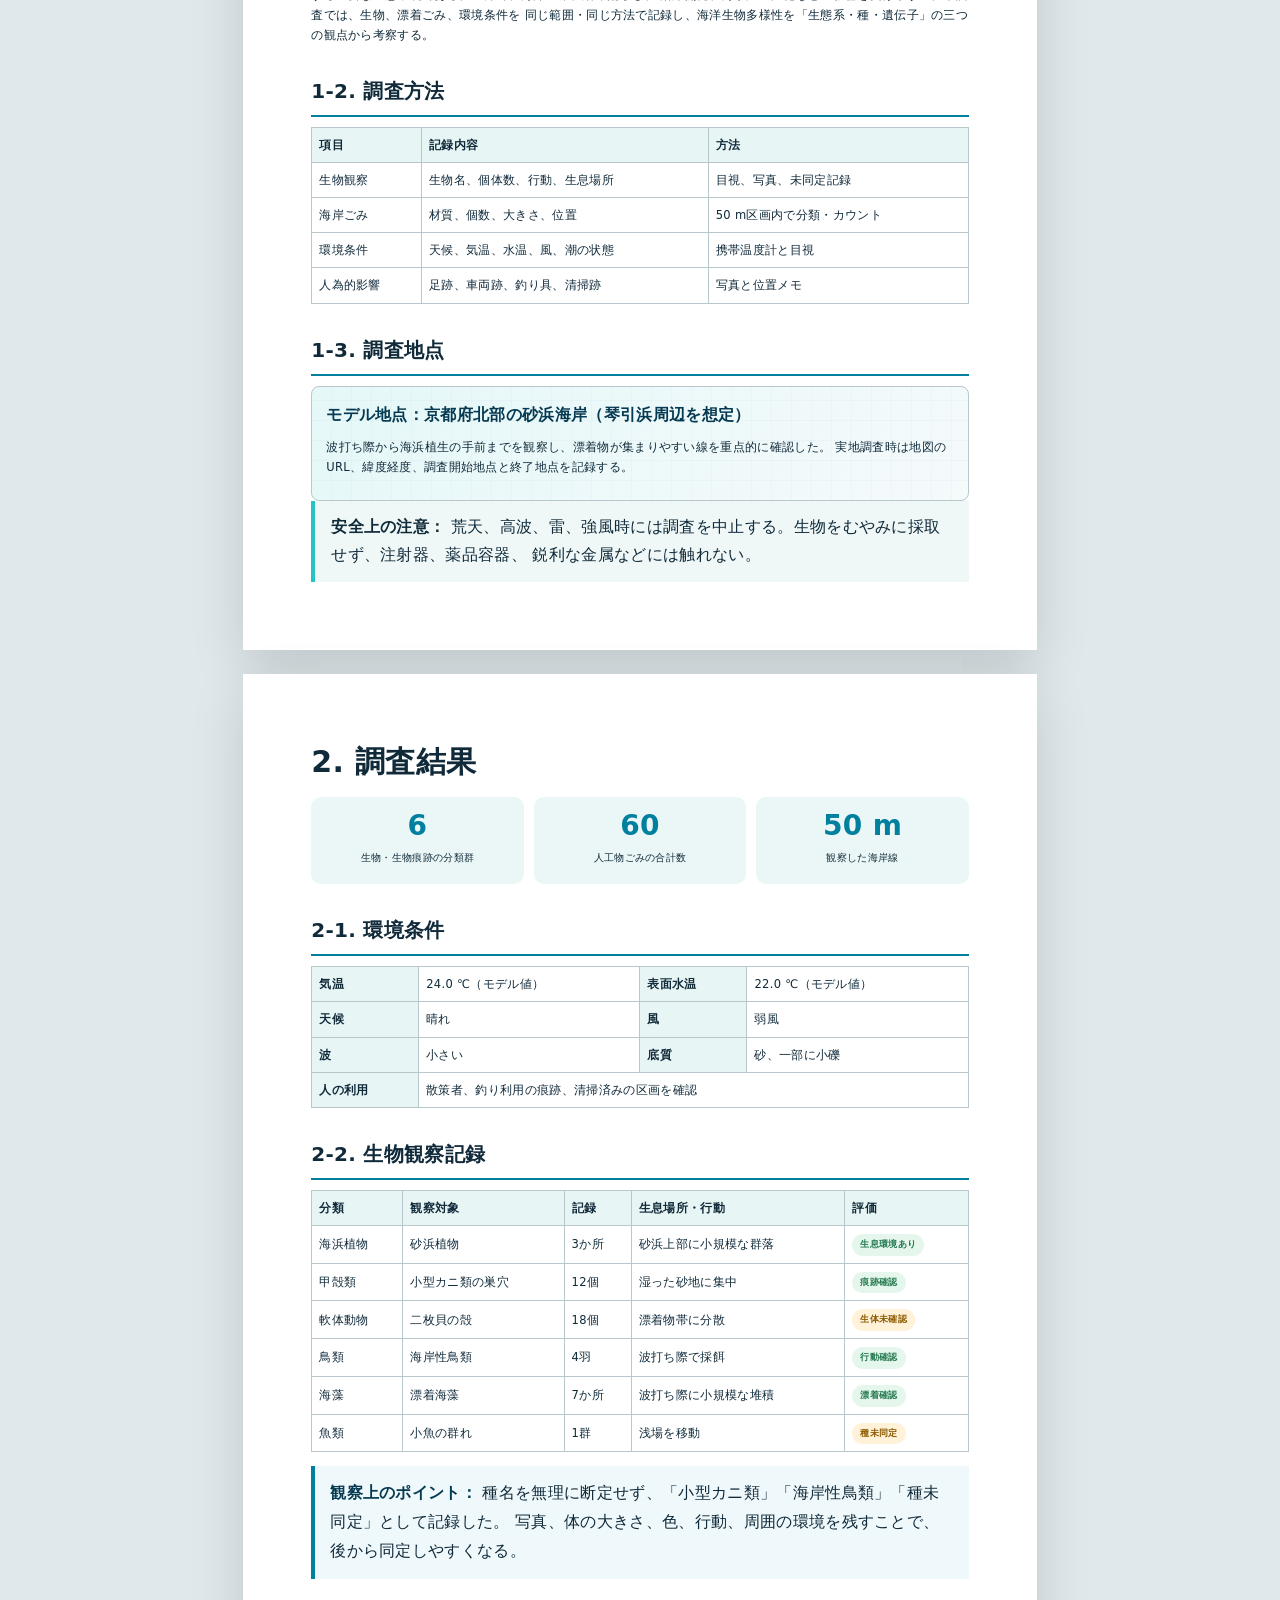
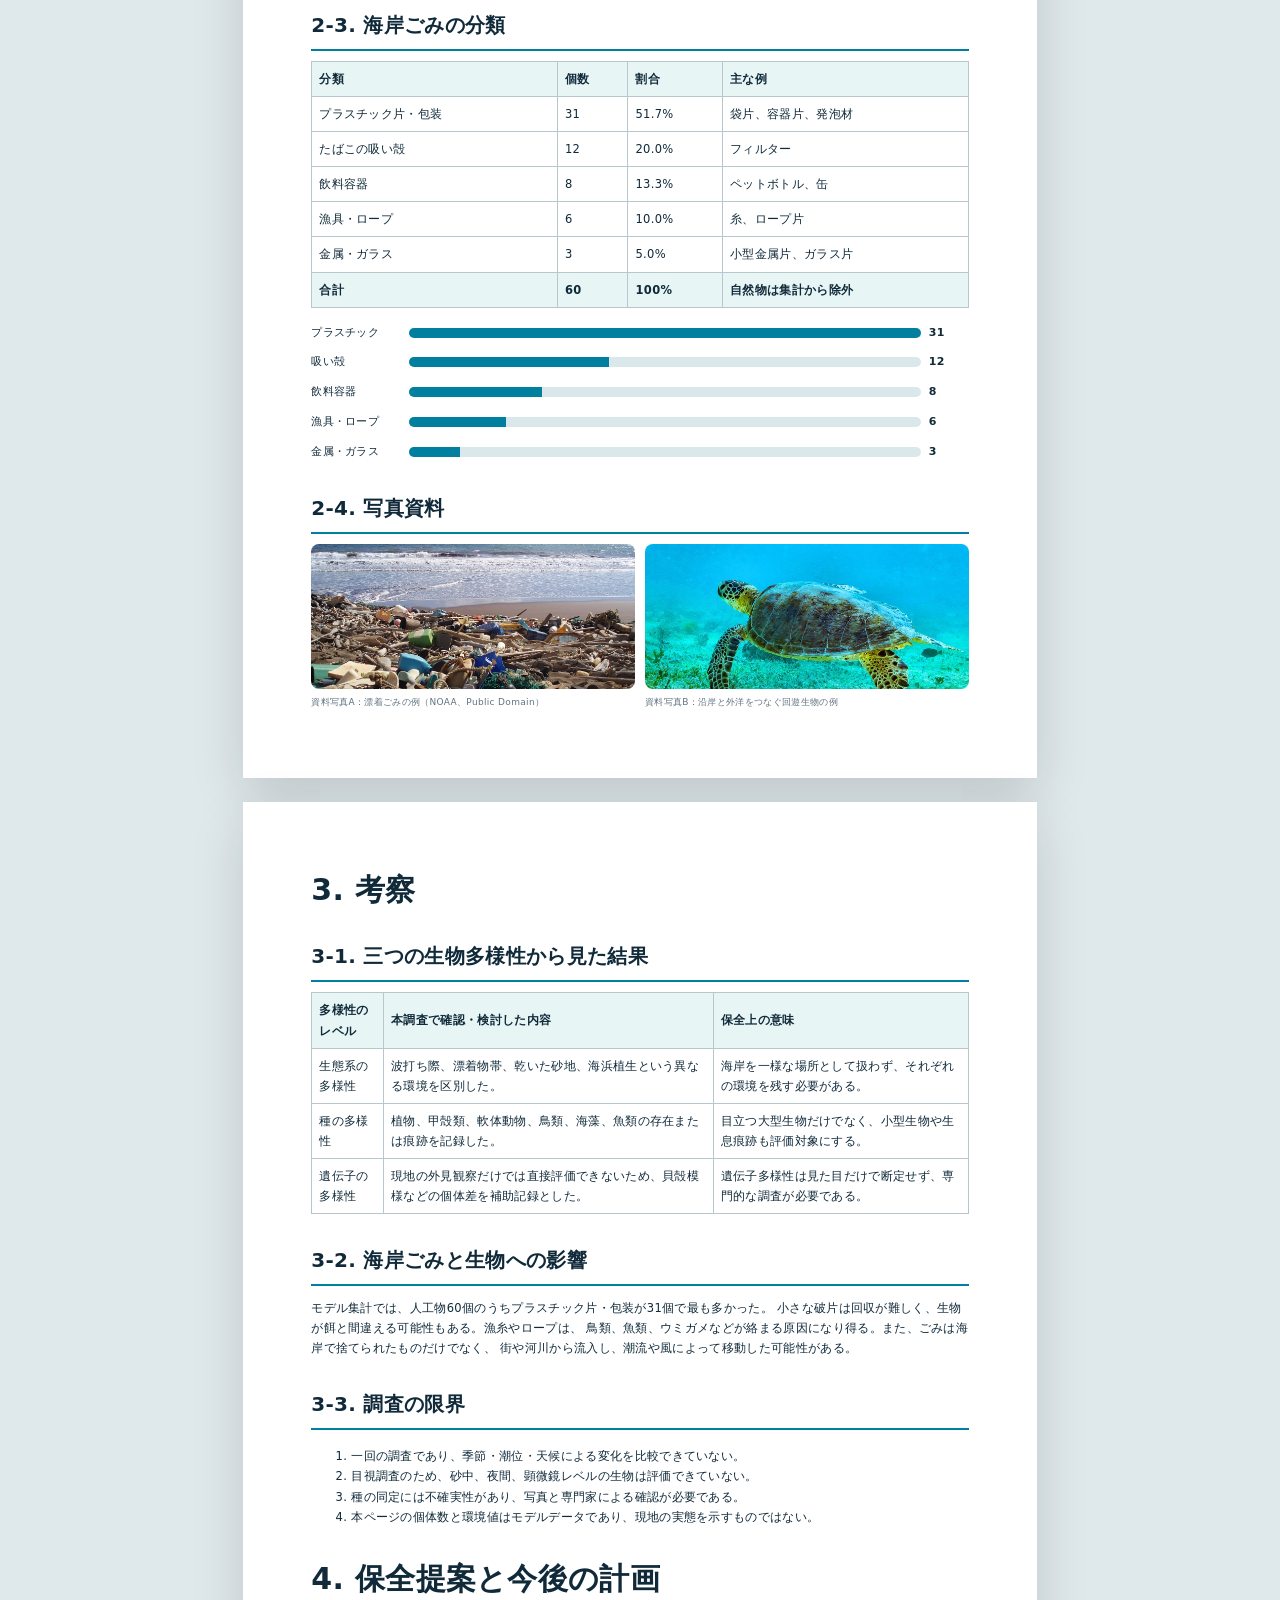
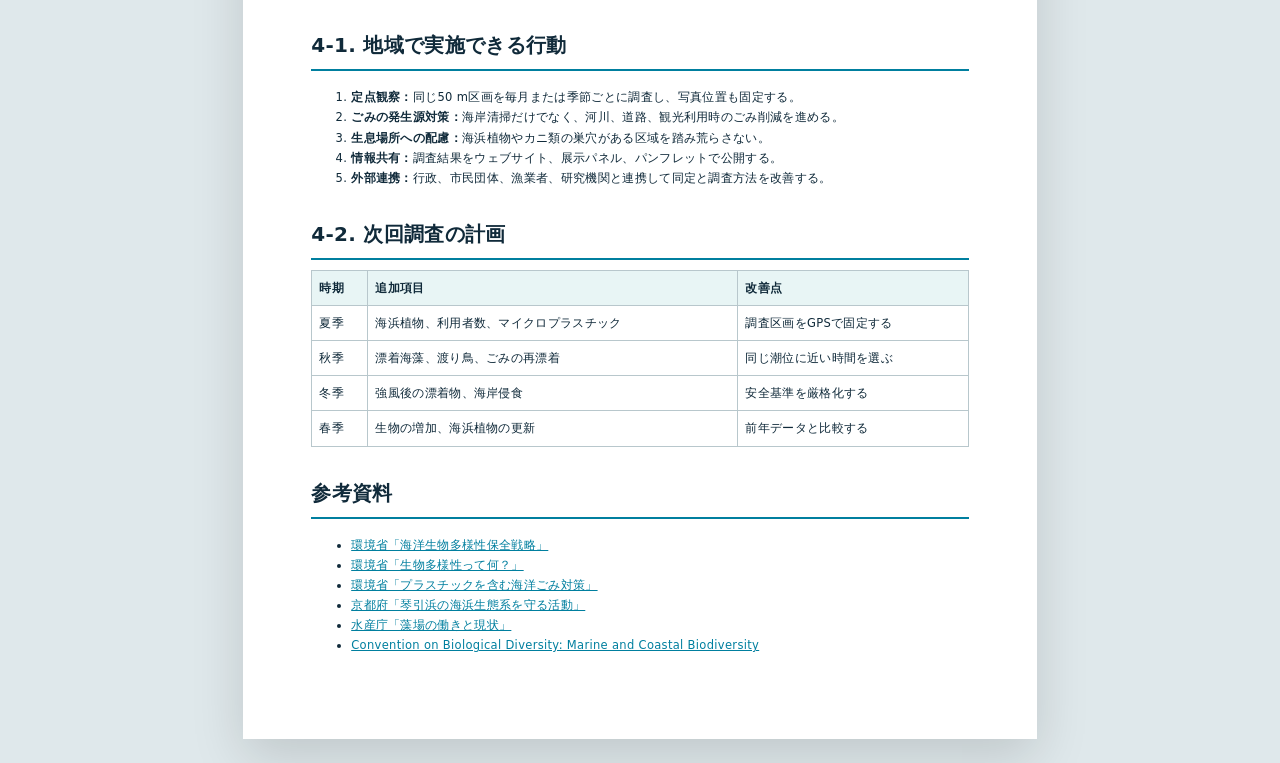
<file: report.html>
<!doctype html>
<html lang="ja">
<head>
  <meta charset="utf-8">
  <meta name="viewport" content="width=device-width,initial-scale=1">
  <meta name="description" content="京都府北部の砂浜海岸を対象とした沿岸環境観察調査報告書の完成例。">
  <title>沿岸環境観察 調査報告書｜海をつなぐ</title>
  <link rel="stylesheet" href="styles.css">
</head>
<body class="doc-body">
  <div class="doc-toolbar">
    <a href="index.html">← ウェブサイトへ戻る</a>
    <button onclick="window.print()">印刷 / PDF保存</button>
  </div>

  <section class="paper doc-cover">
    <div>
      <p class="cover-label">MARINE BIODIVERSITY FIELD REPORT</p>
      <h1>沿岸環境観察<br>調査報告書</h1>
      <p>海洋生物多様性の普及と保護に向けた地域調査・完成例</p>
    </div>
    <div class="cover-meta">
      <p>調査者：海をつなぐプロジェクトチーム</p>
      <p>調査日：2026年7月3日</p>
      <p>調査地域：京都府京丹後市・琴引浜周辺（授業用モデル地点）</p>
      <p>版：ウェブ公開版 1.0</p>
    </div>
  </section>

  <section class="paper">
    <div class="model-data-banner">
      重要：本報告書の数値と観察記録は、ウェブサイトの構成を完成させるための授業用モデルデータです。
      実際の現地調査を実施した場合は、日付・地点・写真・個体数・ごみ数を実測値へ置き換えてください。
    </div>

    <h1>1. 調査の概要</h1>

    <div class="report-meta-grid">
      <div><span>調査区分</span><strong>沿岸環境の定点観察・モデル調査</strong></div>
      <div><span>対象環境</span><strong>砂浜、波打ち際、漂着物帯、海浜植生</strong></div>
      <div><span>観察範囲</span><strong>海岸線50 m × 奥行10 m</strong></div>
      <div><span>観察時間</span><strong>10:00–11:30（90分）</strong></div>
      <div><span>天候</span><strong>晴れ、弱風</strong></div>
      <div><span>安全管理</span><strong>2名以上、立入禁止区域に入らない</strong></div>
    </div>

    <h2>1-1. 背景と目的</h2>
    <p>
      沿岸域は、陸から流れ込む水や栄養分と海の潮流が出会う場所であり、魚類、貝類、海藻、
      鳥類、微小生物などが利用する重要な生息環境である。一方で、海洋ごみ、踏み荒らし、
      沿岸開発、海水温の変化などの影響を受けやすい。本調査では、生物、漂着ごみ、環境条件を
      同じ範囲・同じ方法で記録し、海洋生物多様性を「生態系・種・遺伝子」の三つの観点から考察する。
    </p>

    <h2>1-2. 調査方法</h2>
    <table>
      <thead>
        <tr><th>項目</th><th>記録内容</th><th>方法</th></tr>
      </thead>
      <tbody>
        <tr><td>生物観察</td><td>生物名、個体数、行動、生息場所</td><td>目視、写真、未同定記録</td></tr>
        <tr><td>海岸ごみ</td><td>材質、個数、大きさ、位置</td><td>50 m区画内で分類・カウント</td></tr>
        <tr><td>環境条件</td><td>天候、気温、水温、風、潮の状態</td><td>携帯温度計と目視</td></tr>
        <tr><td>人為的影響</td><td>足跡、車両跡、釣り具、清掃跡</td><td>写真と位置メモ</td></tr>
      </tbody>
    </table>

    <h2>1-3. 調査地点</h2>
    <div class="report-map">
      <strong>モデル地点：京都府北部の砂浜海岸（琴引浜周辺を想定）</strong>
      <p>
        波打ち際から海浜植生の手前までを観察し、漂着物が集まりやすい線を重点的に確認した。
        実地調査時は地図のURL、緯度経度、調査開始地点と終了地点を記録する。
      </p>
    </div>

    <div class="note-box">
      <strong>安全上の注意：</strong>
      荒天、高波、雷、強風時には調査を中止する。生物をむやみに採取せず、注射器、薬品容器、
      鋭利な金属などには触れない。
    </div>
  </section>

  <section class="paper">
    <h1>2. 調査結果</h1>

    <div class="report-summary-grid">
      <div class="report-summary-card"><strong>6</strong><span>生物・生物痕跡の分類群</span></div>
      <div class="report-summary-card"><strong>60</strong><span>人工物ごみの合計数</span></div>
      <div class="report-summary-card"><strong>50 m</strong><span>観察した海岸線</span></div>
    </div>

    <h2>2-1. 環境条件</h2>
    <table>
      <tbody>
        <tr><th>気温</th><td>24.0 ℃（モデル値）</td><th>表面水温</th><td>22.0 ℃（モデル値）</td></tr>
        <tr><th>天候</th><td>晴れ</td><th>風</th><td>弱風</td></tr>
        <tr><th>波</th><td>小さい</td><th>底質</th><td>砂、一部に小礫</td></tr>
        <tr><th>人の利用</th><td colspan="3">散策者、釣り利用の痕跡、清掃済みの区画を確認</td></tr>
      </tbody>
    </table>

    <h2>2-2. 生物観察記録</h2>
    <table>
      <thead>
        <tr><th>分類</th><th>観察対象</th><th>記録</th><th>生息場所・行動</th><th>評価</th></tr>
      </thead>
      <tbody>
        <tr><td>海浜植物</td><td>砂浜植物</td><td>3か所</td><td>砂浜上部に小規模な群落</td><td><span class="status-pill">生息環境あり</span></td></tr>
        <tr><td>甲殻類</td><td>小型カニ類の巣穴</td><td>12個</td><td>湿った砂地に集中</td><td><span class="status-pill">痕跡確認</span></td></tr>
        <tr><td>軟体動物</td><td>二枚貝の殻</td><td>18個</td><td>漂着物帯に分散</td><td><span class="status-pill caution">生体未確認</span></td></tr>
        <tr><td>鳥類</td><td>海岸性鳥類</td><td>4羽</td><td>波打ち際で採餌</td><td><span class="status-pill">行動確認</span></td></tr>
        <tr><td>海藻</td><td>漂着海藻</td><td>7か所</td><td>波打ち際に小規模な堆積</td><td><span class="status-pill">漂着確認</span></td></tr>
        <tr><td>魚類</td><td>小魚の群れ</td><td>1群</td><td>浅場を移動</td><td><span class="status-pill caution">種未同定</span></td></tr>
      </tbody>
    </table>

    <div class="finding-box">
      <strong>観察上のポイント：</strong>
      種名を無理に断定せず、「小型カニ類」「海岸性鳥類」「種未同定」として記録した。
      写真、体の大きさ、色、行動、周囲の環境を残すことで、後から同定しやすくなる。
    </div>

    <h2>2-3. 海岸ごみの分類</h2>
    <table>
      <thead><tr><th>分類</th><th>個数</th><th>割合</th><th>主な例</th></tr></thead>
      <tbody>
        <tr><td>プラスチック片・包装</td><td>31</td><td>51.7%</td><td>袋片、容器片、発泡材</td></tr>
        <tr><td>たばこの吸い殻</td><td>12</td><td>20.0%</td><td>フィルター</td></tr>
        <tr><td>飲料容器</td><td>8</td><td>13.3%</td><td>ペットボトル、缶</td></tr>
        <tr><td>漁具・ロープ</td><td>6</td><td>10.0%</td><td>糸、ロープ片</td></tr>
        <tr><td>金属・ガラス</td><td>3</td><td>5.0%</td><td>小型金属片、ガラス片</td></tr>
        <tr><th>合計</th><th>60</th><th>100%</th><th>自然物は集計から除外</th></tr>
      </tbody>
    </table>

    <div class="report-bars" aria-label="海岸ごみの個数">
      <div><span>プラスチック</span><i style="--w:100%"></i><b>31</b></div>
      <div><span>吸い殻</span><i style="--w:39%"></i><b>12</b></div>
      <div><span>飲料容器</span><i style="--w:26%"></i><b>8</b></div>
      <div><span>漁具・ロープ</span><i style="--w:19%"></i><b>6</b></div>
      <div><span>金属・ガラス</span><i style="--w:10%"></i><b>3</b></div>
    </div>

    <h2>2-4. 写真資料</h2>
    <div class="report-photo-grid">
      <figure>
        <img src="assets/plastic-pollution.jpg" alt="海岸に漂着したプラスチックごみ">
        <figcaption>資料写真A：漂着ごみの例（NOAA、Public Domain）</figcaption>
      </figure>
      <figure>
        <img src="assets/green-turtle.jpg" alt="海中を泳ぐアオウミガメ">
        <figcaption>資料写真B：沿岸と外洋をつなぐ回遊生物の例</figcaption>
      </figure>
    </div>
  </section>

  <section class="paper">
    <h1>3. 考察</h1>

    <h2>3-1. 三つの生物多様性から見た結果</h2>
    <table>
      <thead><tr><th>多様性のレベル</th><th>本調査で確認・検討した内容</th><th>保全上の意味</th></tr></thead>
      <tbody>
        <tr>
          <td>生態系の多様性</td>
          <td>波打ち際、漂着物帯、乾いた砂地、海浜植生という異なる環境を区別した。</td>
          <td>海岸を一様な場所として扱わず、それぞれの環境を残す必要がある。</td>
        </tr>
        <tr>
          <td>種の多様性</td>
          <td>植物、甲殻類、軟体動物、鳥類、海藻、魚類の存在または痕跡を記録した。</td>
          <td>目立つ大型生物だけでなく、小型生物や生息痕跡も評価対象にする。</td>
        </tr>
        <tr>
          <td>遺伝子の多様性</td>
          <td>現地の外見観察だけでは直接評価できないため、貝殻模様などの個体差を補助記録とした。</td>
          <td>遺伝子多様性は見た目だけで断定せず、専門的な調査が必要である。</td>
        </tr>
      </tbody>
    </table>

    <h2>3-2. 海岸ごみと生物への影響</h2>
    <p>
      モデル集計では、人工物60個のうちプラスチック片・包装が31個で最も多かった。
      小さな破片は回収が難しく、生物が餌と間違える可能性もある。漁糸やロープは、
      鳥類、魚類、ウミガメなどが絡まる原因になり得る。また、ごみは海岸で捨てられたものだけでなく、
      街や河川から流入し、潮流や風によって移動した可能性がある。
    </p>

    <h2>3-3. 調査の限界</h2>
    <ol>
      <li>一回の調査であり、季節・潮位・天候による変化を比較できていない。</li>
      <li>目視調査のため、砂中、夜間、顕微鏡レベルの生物は評価できていない。</li>
      <li>種の同定には不確実性があり、写真と専門家による確認が必要である。</li>
      <li>本ページの個体数と環境値はモデルデータであり、現地の実態を示すものではない。</li>
    </ol>

    <h1 style="margin-top:32px">4. 保全提案と今後の計画</h1>

    <h2>4-1. 地域で実施できる行動</h2>
    <ol>
      <li><strong>定点観察：</strong>同じ50 m区画を毎月または季節ごとに調査し、写真位置も固定する。</li>
      <li><strong>ごみの発生源対策：</strong>海岸清掃だけでなく、河川、道路、観光利用時のごみ削減を進める。</li>
      <li><strong>生息場所への配慮：</strong>海浜植物やカニ類の巣穴がある区域を踏み荒らさない。</li>
      <li><strong>情報共有：</strong>調査結果をウェブサイト、展示パネル、パンフレットで公開する。</li>
      <li><strong>外部連携：</strong>行政、市民団体、漁業者、研究機関と連携して同定と調査方法を改善する。</li>
    </ol>

    <h2>4-2. 次回調査の計画</h2>
    <table>
      <thead><tr><th>時期</th><th>追加項目</th><th>改善点</th></tr></thead>
      <tbody>
        <tr><td>夏季</td><td>海浜植物、利用者数、マイクロプラスチック</td><td>調査区画をGPSで固定する</td></tr>
        <tr><td>秋季</td><td>漂着海藻、渡り鳥、ごみの再漂着</td><td>同じ潮位に近い時間を選ぶ</td></tr>
        <tr><td>冬季</td><td>強風後の漂着物、海岸侵食</td><td>安全基準を厳格化する</td></tr>
        <tr><td>春季</td><td>生物の増加、海浜植物の更新</td><td>前年データと比較する</td></tr>
      </tbody>
    </table>

    <h2>参考資料</h2>
    <ul class="reference-list">
      <li><a href="https://www.env.go.jp/nature/biodic/kaiyo-hozen/" target="_blank" rel="noopener">環境省「海洋生物多様性保全戦略」</a></li>
      <li><a href="https://policies.env.go.jp/nature/nature-positive/" target="_blank" rel="noopener">環境省「生物多様性って何？」</a></li>
      <li><a href="https://www.env.go.jp/water/marine_litter/index.html" target="_blank" rel="noopener">環境省「プラスチックを含む海洋ごみ対策」</a></li>
      <li><a href="https://www.pref.kyoto.jp/biodic/news/20241027_nisshin_katsudohokoku.html" target="_blank" rel="noopener">京都府「琴引浜の海浜生態系を守る活動」</a></li>
      <li><a href="https://www.jfa.maff.go.jp/j/kikaku/tamenteki/kaisetu/moba/moba_genjou/" target="_blank" rel="noopener">水産庁「藻場の働きと現状」</a></li>
      <li><a href="https://www.cbd.int/marine" target="_blank" rel="noopener">Convention on Biological Diversity: Marine and Coastal Biodiversity</a></li>
    </ul>
  </section>
</body>
</html>
</file>
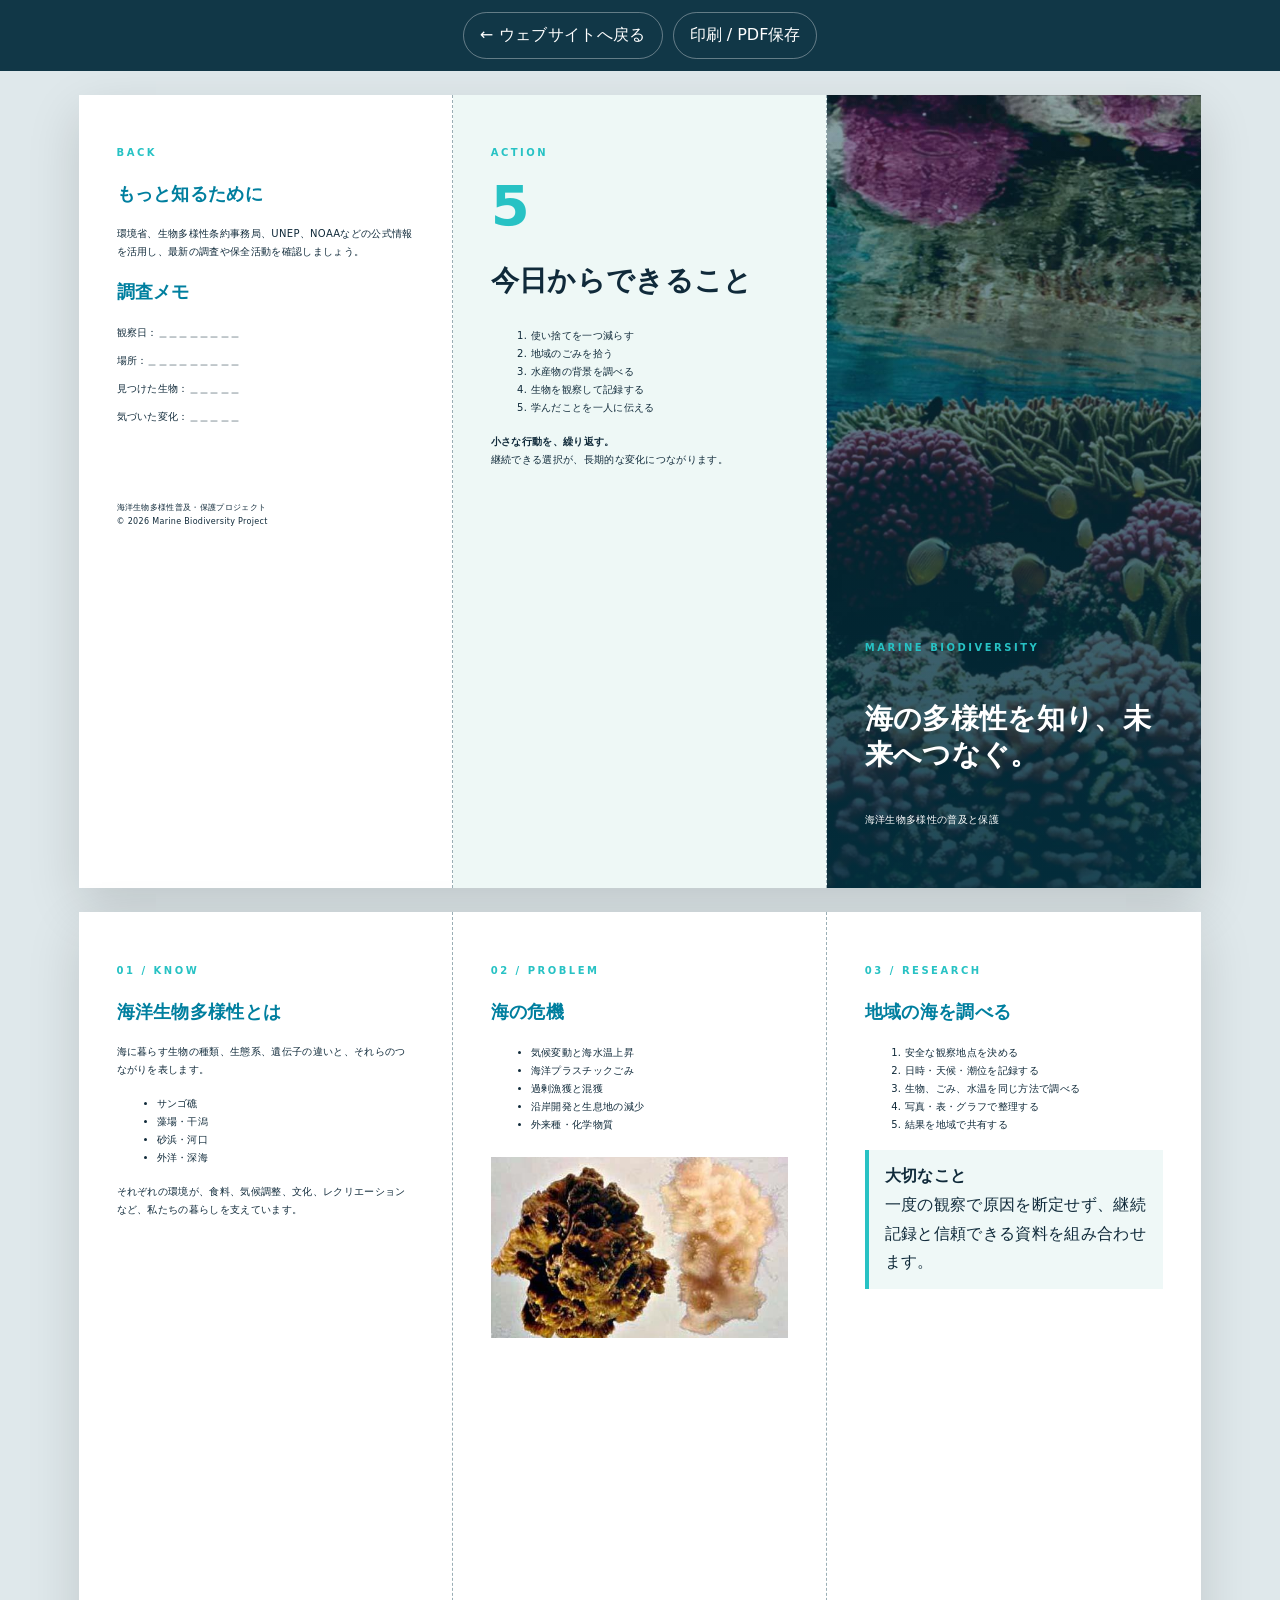
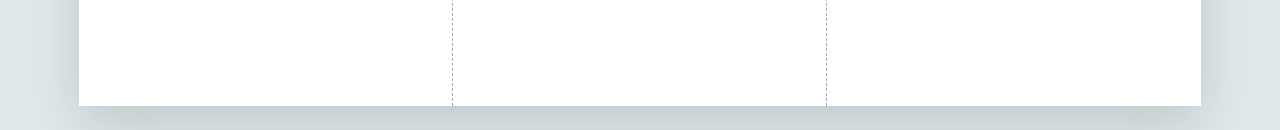
<file: marine-biodiversity-site/pamphlet.html>
<!doctype html><html lang="ja"><head><meta charset="utf-8"><meta name="viewport" content="width=device-width,initial-scale=1"><title>海洋生物多様性 パンフレット</title><link rel="stylesheet" href="styles.css"></head>
<body class="doc-body">
<div class="doc-toolbar"><a href="index.html">← ウェブサイトへ戻る</a><button onclick="window.print()">印刷 / PDF保存</button></div>
<section class="brochure-sheet">
  <article class="brochure-panel"><p class="section-kicker">BACK</p><h2>もっと知るために</h2><p>環境省、生物多様性条約事務局、UNEP、NOAAなどの公式情報を活用し、最新の調査や保全活動を確認しましょう。</p><h2>調査メモ</h2><p>観察日：＿＿＿＿＿＿＿＿</p><p>場所：＿＿＿＿＿＿＿＿＿</p><p>見つけた生物：＿＿＿＿＿</p><p>気づいた変化：＿＿＿＿＿</p><p style="margin-top:20mm;font-size:8px">海洋生物多様性普及・保護プロジェクト<br>© 2026 Marine Biodiversity Project</p></article>
  <article class="brochure-panel brochure-action"><p class="section-kicker">ACTION</p><span class="brochure-number">5</span><h1>今日からできること</h1><ol><li>使い捨てを一つ減らす</li><li>地域のごみを拾う</li><li>水産物の背景を調べる</li><li>生物を観察して記録する</li><li>学んだことを一人に伝える</li></ol><p><strong>小さな行動を、繰り返す。</strong><br>継続できる選択が、長期的な変化につながります。</p></article>
  <article class="brochure-panel brochure-cover"><p class="section-kicker">MARINE BIODIVERSITY</p><h1>海の多様性を知り、未来へつなぐ。</h1><p>海洋生物多様性の普及と保護</p></article>
</section>
<section class="brochure-sheet">
  <article class="brochure-panel"><p class="section-kicker">01 / KNOW</p><h2>海洋生物多様性とは</h2><p>海に暮らす生物の種類、生態系、遺伝子の違いと、それらのつながりを表します。</p><ul><li>サンゴ礁</li><li>藻場・干潟</li><li>砂浜・河口</li><li>外洋・深海</li></ul><p>それぞれの環境が、食料、気候調整、文化、レクリエーションなど、私たちの暮らしを支えています。</p></article>
  <article class="brochure-panel"><p class="section-kicker">02 / PROBLEM</p><h2>海の危機</h2><ul><li>気候変動と海水温上昇</li><li>海洋プラスチックごみ</li><li>過剰漁獲と混獲</li><li>沿岸開発と生息地の減少</li><li>外来種・化学物質</li></ul><img src="assets/coral-bleaching.jpg" alt="白化したサンゴの比較" style="width:100%;height:48mm;object-fit:cover;margin-top:6mm"></article>
  <article class="brochure-panel"><p class="section-kicker">03 / RESEARCH</p><h2>地域の海を調べる</h2><ol><li>安全な観察地点を決める</li><li>日時・天候・潮位を記録する</li><li>生物、ごみ、水温を同じ方法で調べる</li><li>写真・表・グラフで整理する</li><li>結果を地域で共有する</li></ol><div class="note-box"><strong>大切なこと</strong><br>一度の観察で原因を断定せず、継続記録と信頼できる資料を組み合わせます。</div></article>
</section>
</body></html>
</file>
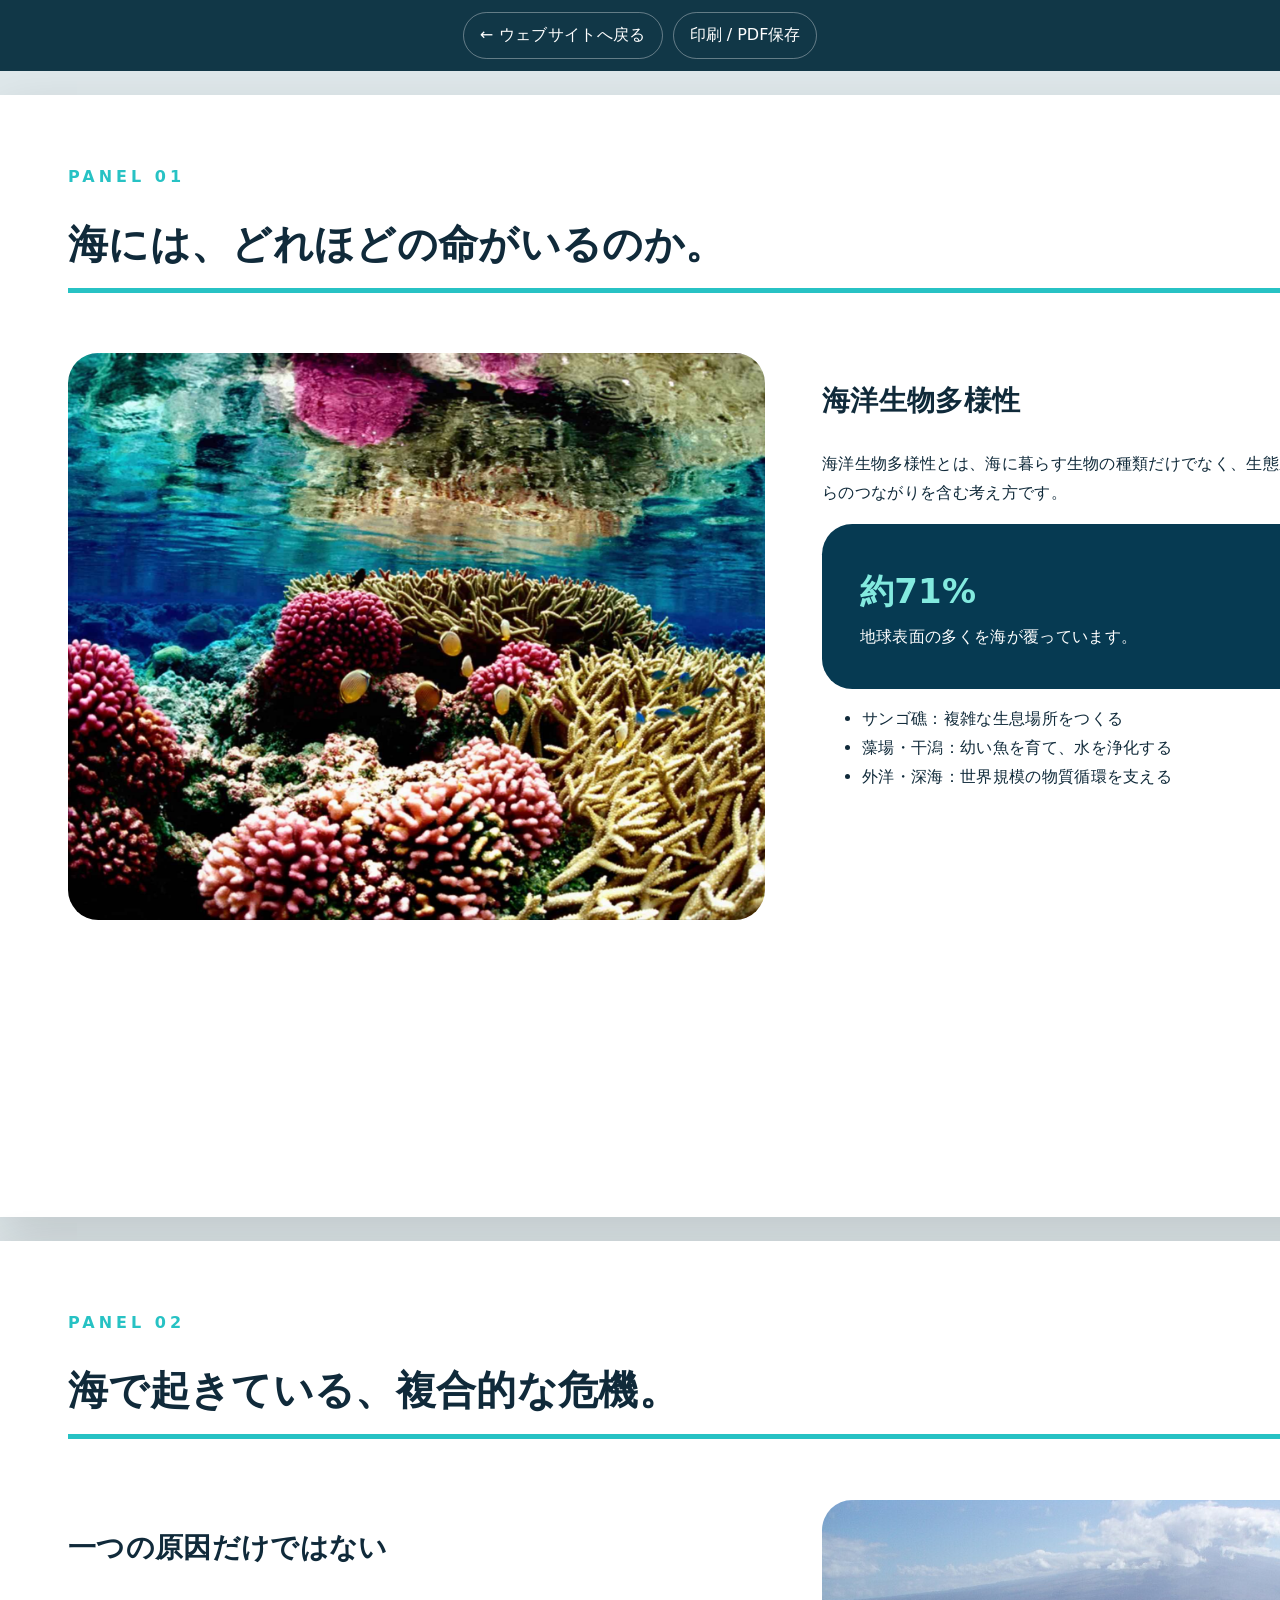
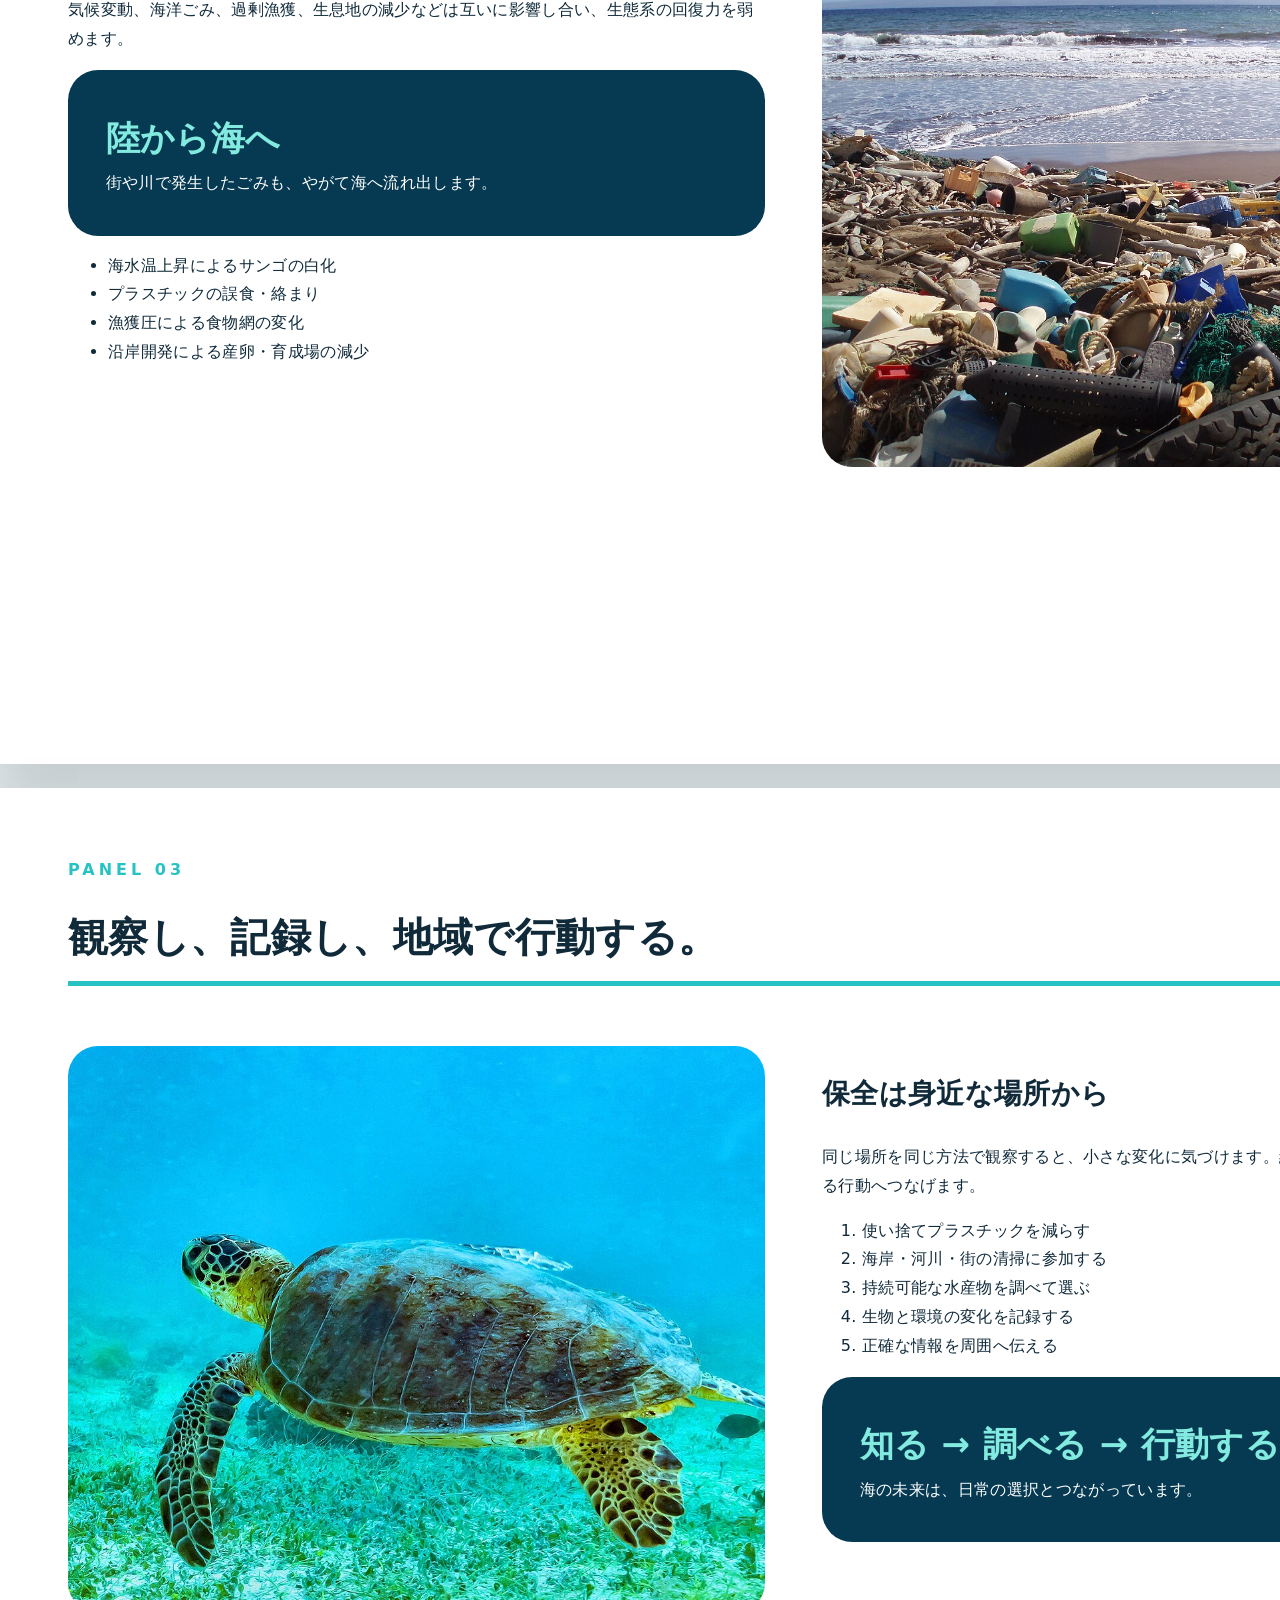
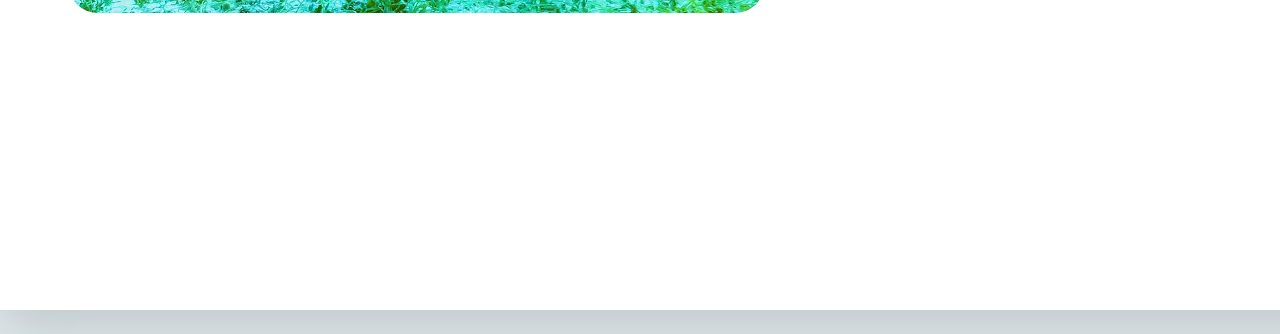
<file: marine-biodiversity-site/panels.html>
<!doctype html><html lang="ja"><head><meta charset="utf-8"><meta name="viewport" content="width=device-width,initial-scale=1"><title>海洋生物多様性 展示パネル</title><link rel="stylesheet" href="styles.css"></head>
<body class="doc-body">
<div class="doc-toolbar"><a href="index.html">← ウェブサイトへ戻る</a><button onclick="window.print()">印刷 / PDF保存</button></div>
<section class="panel-sheet">
  <div class="panel-title"><div><p class="section-kicker">PANEL 01</p><h1>海には、どれほどの命がいるのか。</h1></div><span>01</span></div>
  <div class="panel-grid"><img class="panel-image" src="assets/hero-coral.jpg" alt="色鮮やかなサンゴ礁"><div><h2>海洋生物多様性</h2><p>海洋生物多様性とは、海に暮らす生物の種類だけでなく、生態系、種、遺伝子の違いと、それらのつながりを含む考え方です。</p><div class="panel-callout"><strong>約71%</strong>地球表面の多くを海が覆っています。</div><ul><li>サンゴ礁：複雑な生息場所をつくる</li><li>藻場・干潟：幼い魚を育て、水を浄化する</li><li>外洋・深海：世界規模の物質循環を支える</li></ul></div></div>
</section>
<section class="panel-sheet">
  <div class="panel-title"><div><p class="section-kicker">PANEL 02</p><h1>海で起きている、複合的な危機。</h1></div><span>02</span></div>
  <div class="panel-grid"><div><h2>一つの原因だけではない</h2><p>気候変動、海洋ごみ、過剰漁獲、生息地の減少などは互いに影響し合い、生態系の回復力を弱めます。</p><div class="panel-callout"><strong>陸から海へ</strong>街や川で発生したごみも、やがて海へ流れ出します。</div><ul><li>海水温上昇によるサンゴの白化</li><li>プラスチックの誤食・絡まり</li><li>漁獲圧による食物網の変化</li><li>沿岸開発による産卵・育成場の減少</li></ul></div><img class="panel-image" src="assets/plastic-pollution.jpg" alt="海岸に流れ着いた大量のごみ"></div>
</section>
<section class="panel-sheet">
  <div class="panel-title"><div><p class="section-kicker">PANEL 03</p><h1>観察し、記録し、地域で行動する。</h1></div><span>03</span></div>
  <div class="panel-grid"><img class="panel-image" src="assets/green-turtle.jpg" alt="海を泳ぐウミガメ"><div><h2>保全は身近な場所から</h2><p>同じ場所を同じ方法で観察すると、小さな変化に気づけます。結果を共有し、地域で続けられる行動へつなげます。</p><ol><li>使い捨てプラスチックを減らす</li><li>海岸・河川・街の清掃に参加する</li><li>持続可能な水産物を調べて選ぶ</li><li>生物と環境の変化を記録する</li><li>正確な情報を周囲へ伝える</li></ol><div class="panel-callout"><strong>知る → 調べる → 行動する</strong>海の未来は、日常の選択とつながっています。</div></div></div>
</section>
</body></html>
</file>
<file: styles.css>
:root {
  --ink: #102a3a;
  --muted: #5f7280;
  --paper: #f5fbfc;
  --white: #ffffff;
  --deep: #063a52;
  --ocean: #007f9f;
  --aqua: #27c2c4;
  --foam: #dff8f4;
  --coral: #ff7667;
  --sand: #f6d598;
  --line: rgba(16,42,58,.13);
  --shadow: 0 24px 70px rgba(7,47,66,.14);
  --radius: 24px;
  --max: 1180px;
}

* { box-sizing: border-box; }
html { scroll-behavior: smooth; }
body {
  margin: 0;
  font-family: "Noto Sans JP", system-ui, sans-serif;
  color: var(--ink);
  background: var(--paper);
  line-height: 1.8;
  letter-spacing: .02em;
}
img { max-width: 100%; display: block; }
a { color: inherit; }
button, input { font: inherit; }
.container { width: min(var(--max), calc(100% - 40px)); margin-inline: auto; }
.skip-link { position: fixed; left: 16px; top: -60px; background: #fff; padding: 10px 16px; z-index: 999; }
.skip-link:focus { top: 16px; }

.site-header {
  position: fixed; inset: 0 0 auto; z-index: 100;
  color: #fff; transition: .25s ease;
}
.site-header.scrolled { background: rgba(5,45,64,.93); backdrop-filter: blur(14px); box-shadow: 0 1px 0 rgba(255,255,255,.12); }
.nav-wrap { min-height: 78px; display: flex; align-items: center; justify-content: space-between; gap: 24px; }
.brand { display: flex; align-items: center; gap: 12px; text-decoration: none; }
.brand-mark { width: 42px; height: 42px; display: grid; place-items: center; border: 2px solid currentColor; border-radius: 50%; font-size: 28px; }
.brand strong { display: block; font-size: 17px; line-height: 1.2; }
.brand small { display: block; font-size: 8px; letter-spacing: .18em; opacity: .8; margin-top: 4px; }
.global-nav { display: flex; gap: 26px; align-items: center; }
.global-nav a { text-decoration: none; font-size: 13px; font-weight: 700; position: relative; }
.global-nav a::after { content: ""; position: absolute; left: 0; bottom: -8px; width: 0; height: 2px; background: var(--aqua); transition: .2s; }
.global-nav a:hover::after { width: 100%; }
.menu-button { display: none; color: #fff; background: transparent; border: 1px solid rgba(255,255,255,.4); border-radius: 999px; padding: 7px 14px; }

.hero { min-height: 100svh; position: relative; display: grid; align-items: center; color: #fff; overflow: hidden; }
.hero-media { position: absolute; inset: 0; background: url("assets/hero-coral.jpg") center/cover no-repeat; transform: scale(1.04); }
.hero-overlay { position: absolute; inset: 0; background: linear-gradient(90deg, rgba(3,31,49,.92) 0%, rgba(3,47,65,.68) 48%, rgba(4,71,82,.25) 100%), linear-gradient(0deg, rgba(2,31,44,.5), transparent 50%); }
.hero-content { position: relative; z-index: 2; padding-top: 100px; }
.eyebrow, .section-kicker { margin: 0 0 16px; font-size: 12px; font-weight: 900; letter-spacing: .25em; color: var(--aqua); text-transform: uppercase; }
.hero h1 { margin: 0; font-size: clamp(48px, 7.6vw, 104px); line-height: 1.06; letter-spacing: -.055em; max-width: 950px; }
.hero h1 span { color: #86f0e0; }
.hero-lead { width: min(660px, 100%); font-size: clamp(16px, 2vw, 20px); color: rgba(255,255,255,.86); margin: 30px 0; }
.hero-actions { display: flex; flex-wrap: wrap; gap: 12px; }
.button { display: inline-flex; align-items: center; justify-content: center; min-height: 52px; padding: 0 24px; border-radius: 999px; text-decoration: none; font-weight: 700; font-size: 14px; transition: .2s ease; }
.button.primary { background: var(--aqua); color: #053744; }
.button.primary:hover { transform: translateY(-2px); background: #80e9dd; }
.button.ghost { border: 1px solid rgba(255,255,255,.55); color: #fff; }
.button.ghost:hover { background: rgba(255,255,255,.12); }
.scroll-cue { position: absolute; z-index: 3; bottom: 24px; left: 50%; transform: translateX(-50%); font-size: 9px; letter-spacing: .25em; text-decoration: none; opacity: .8; }
.scroll-cue span { display: block; text-align: center; font-size: 20px; animation: bob 1.5s infinite; }
.bubble { position: absolute; border: 1px solid rgba(255,255,255,.3); border-radius: 50%; z-index: 1; animation: float 8s ease-in-out infinite; }
.bubble-1 { width: 60px; height: 60px; right: 12%; top: 28%; }
.bubble-2 { width: 22px; height: 22px; right: 25%; top: 18%; animation-delay: -2s; }
.bubble-3 { width: 100px; height: 100px; right: 35%; bottom: 12%; animation-delay: -4s; }
@keyframes bob { 50% { transform: translateY(7px); } }
@keyframes float { 50% { transform: translateY(-24px); opacity: .4; } }

.section { padding: 110px 0; }
.section-heading { max-width: 760px; margin-bottom: 54px; }
.section-heading h2, .story-copy h2, .quiz-wrap h2 { font-size: clamp(34px, 5vw, 58px); line-height: 1.2; letter-spacing: -.04em; margin: 0 0 18px; }
.section-heading p:last-child { color: var(--muted); margin: 0; font-size: 17px; }
.section-heading.light h2, .section-heading.light p:last-child { color: #fff; }

.intro { background: #fff; }
.stat-grid { display: grid; grid-template-columns: repeat(3, 1fr); gap: 18px; margin-bottom: 38px; }
.stat-card { padding: 32px; border: 1px solid var(--line); border-radius: var(--radius); background: linear-gradient(145deg,#fff,#f4fbfb); }
.stat-card strong { display: block; font-size: clamp(48px, 7vw, 78px); line-height: 1; color: var(--ocean); letter-spacing: -.07em; }
.stat-card strong span { font-size: .33em; margin-left: 3px; letter-spacing: 0; }
.stat-card h3 { margin: 20px 0 8px; font-size: 17px; }
.stat-card p { margin: 0; color: var(--muted); font-size: 14px; }
.ecosystem-grid { display: grid; grid-template-columns: repeat(3, 1fr); gap: 18px; }
.ecosystem-card { min-height: 250px; border-radius: var(--radius); padding: 30px; color: #fff; overflow: hidden; position: relative; }
.ecosystem-card::after { content: ""; position: absolute; width: 180px; height: 180px; border: 1px solid rgba(255,255,255,.2); border-radius: 50%; right: -55px; bottom: -55px; }
.ecosystem-card.coral { background: linear-gradient(150deg,#e7665a,#ff9b7e); }
.ecosystem-card.coast { background: linear-gradient(150deg,#008c7b,#5fc5a2); }
.ecosystem-card.open-sea { background: linear-gradient(150deg,#075274,#1799b4); }
.ecosystem-icon { font-size: 42px; }
.ecosystem-card h3 { font-size: 24px; margin: 45px 0 8px; }
.ecosystem-card p { margin: 0; color: rgba(255,255,255,.86); font-size: 14px; max-width: 300px; }

.threats { background: #06384d; color: #fff; position: relative; overflow: hidden; }
.threats::before { content: ""; position: absolute; width: 680px; height: 680px; border: 1px solid rgba(255,255,255,.07); border-radius: 50%; right: -300px; top: 80px; }
.threat-feature { display: grid; grid-template-columns: 1.18fr .82fr; min-height: 430px; border-radius: 30px; overflow: hidden; background: #fff; color: var(--ink); box-shadow: var(--shadow); }
.threat-feature img { width: 100%; height: 100%; object-fit: cover; }
.threat-copy { padding: 54px; display: flex; flex-direction: column; justify-content: center; }
.tag { align-self: flex-start; display: inline-flex; padding: 7px 12px; border-radius: 999px; background: #ffe5dc; color: #9a3a2f; font-size: 11px; font-weight: 900; letter-spacing: .12em; }
.tag.blue { background: var(--foam); color: #087386; }
.threat-copy h3 { margin: 18px 0; font-size: clamp(26px, 3vw, 40px); line-height: 1.35; letter-spacing: -.03em; }
.threat-copy p { margin: 0; color: var(--muted); }
.threat-list { margin-top: 28px; display: grid; grid-template-columns: repeat(2,1fr); border-top: 1px solid rgba(255,255,255,.18); }
.threat-item { display: grid; grid-template-columns: 50px 1fr; gap: 20px; padding: 30px 20px 30px 0; border-bottom: 1px solid rgba(255,255,255,.18); }
.threat-item:nth-child(odd) { border-right: 1px solid rgba(255,255,255,.18); padding-right: 32px; }
.threat-item:nth-child(even) { padding-left: 32px; }
.threat-item > span { color: var(--aqua); font-weight: 900; font-size: 12px; }
.threat-item h3 { margin: 0 0 8px; }
.threat-item p { color: rgba(255,255,255,.68); margin: 0; font-size: 14px; }

.species-story { background: #e9f8f6; }
.story-grid { display: grid; grid-template-columns: 1fr 1fr; gap: 70px; align-items: center; }
.story-image img { border-radius: 48% 48% 12px 12px; height: 560px; width: 100%; object-fit: cover; box-shadow: var(--shadow); }
.photo-credit { font-size: 10px; color: var(--muted); margin: 10px 0 0; }
.story-copy p { color: var(--muted); font-size: 17px; }
.story-copy blockquote { margin: 30px 0 0; padding: 20px 0 20px 24px; border-left: 4px solid var(--aqua); color: var(--deep); font-weight: 700; font-size: 18px; }

.research { background: #fff; }
.research-steps { display: grid; grid-template-columns: repeat(3,1fr); gap: 18px; }
.step-card { padding: 30px; border-radius: var(--radius); background: #f1f8f9; border: 1px solid var(--line); }
.step-card span { color: var(--ocean); font-size: 11px; font-weight: 900; letter-spacing: .15em; }
.step-card h3 { font-size: 22px; margin: 35px 0 10px; }
.step-card p { color: var(--muted); margin: 0; font-size: 14px; }
.report-preview { margin-top: 22px; padding: 42px; border-radius: 28px; background: linear-gradient(135deg,#e5f8f4,#f8fcf5); display: grid; grid-template-columns: 1.15fr .85fr; gap: 50px; align-items: center; }
.report-preview h3 { font-size: 30px; margin: 14px 0; }
.report-preview p { color: var(--muted); }
.text-link { font-weight: 900; color: var(--ocean); text-decoration: none; }
.mini-chart { display: grid; gap: 16px; }
.mini-chart div span { display: block; font-size: 12px; font-weight: 700; margin-bottom: 7px; }
.mini-chart i { display: block; width: 100%; height: 12px; background: rgba(0,127,159,.12); border-radius: 999px; overflow: hidden; }
.mini-chart i::after { content: ""; display: block; width: var(--value); height: 100%; background: linear-gradient(90deg,var(--ocean),var(--aqua)); border-radius: inherit; }
.mini-chart small { color: var(--muted); }

.actions { background: #f8e8d6; }
.action-grid { display: grid; grid-template-columns: repeat(4,1fr); gap: 16px; }
.action-card { min-height: 290px; background: #fff; border-radius: var(--radius); padding: 28px; display: flex; flex-direction: column; }
.action-card span { width: 38px; height: 38px; display: grid; place-items: center; border-radius: 50%; background: var(--sand); font-size: 11px; font-weight: 900; }
.action-card h3 { margin: auto 0 10px; font-size: 20px; }
.action-card p { margin: 0; color: var(--muted); font-size: 13px; }
.pledge { margin-top: 26px; border-radius: 28px; background: var(--deep); color: #fff; padding: 38px; display: grid; grid-template-columns: .9fr 1.1fr; gap: 40px; align-items: center; }
.pledge h3 { font-size: 26px; margin: 8px 0; }
.pledge p { color: rgba(255,255,255,.68); margin: 0; }
.pledge-buttons { display: grid; gap: 10px; }
.pledge-buttons button { border: 1px solid rgba(255,255,255,.25); color: #fff; background: rgba(255,255,255,.07); text-align: left; padding: 13px 16px; border-radius: 12px; cursor: pointer; }
.pledge-buttons button:hover, .pledge-buttons button.active { background: var(--aqua); color: #073642; border-color: transparent; }

.quiz-section { background: #0b5870; color: #fff; }
.quiz-wrap { display: grid; grid-template-columns: .8fr 1.2fr; gap: 60px; align-items: start; }
.quiz { background: #fff; color: var(--ink); padding: 34px; border-radius: var(--radius); }
.quiz-question { font-weight: 900; font-size: 19px; margin-top: 0; }
.quiz button { width: 100%; text-align: left; border: 1px solid var(--line); background: #f6fafb; padding: 13px 15px; border-radius: 12px; margin-top: 8px; cursor: pointer; }
.quiz button:hover { border-color: var(--ocean); }
.quiz button.correct { background: #dff8ec; border-color: #35a87b; }
.quiz button.wrong { background: #ffe4e0; border-color: #ef7a68; }
.quiz-result { min-height: 30px; margin-bottom: 0; font-weight: 700; }

.resources { background: #fff; }
.resource-grid { display: grid; grid-template-columns: repeat(3,1fr); gap: 18px; }
.resource-card { min-height: 210px; border-radius: var(--radius); border: 1px solid var(--line); padding: 28px; text-decoration: none; display: flex; flex-direction: column; transition: .2s; background: linear-gradient(145deg,#fff,#f4fbfb); }
.resource-card:hover { transform: translateY(-6px); box-shadow: var(--shadow); border-color: transparent; }
.resource-card > span { color: var(--aqua); font-weight: 900; font-size: 12px; }
.resource-card > div { margin-top: auto; }
.resource-card h3 { margin: 0; font-size: 24px; }
.resource-card p { margin: 7px 0 0; color: var(--muted); font-size: 13px; }
.resource-card b { align-self: flex-end; font-size: 28px; color: var(--ocean); }
.sources-section { padding: 0 0 60px; background: #fff; }
details { border-top: 1px solid var(--line); padding-top: 22px; }
summary { cursor: pointer; font-weight: 700; }
details li { margin: 7px 0; color: var(--muted); font-size: 13px; }
.site-footer { background: #052c3d; color: #fff; padding: 54px 0; }
.footer-grid { display: flex; justify-content: space-between; gap: 30px; }
.site-footer strong { font-size: 24px; }
.site-footer p { color: rgba(255,255,255,.55); font-size: 12px; }
.site-footer a { color: var(--aqua); text-decoration: none; }

.reveal { opacity: 1; transform: none; }
.js .reveal { opacity: 0; transform: translateY(24px); transition: .7s ease; }
.js .reveal.visible { opacity: 1; transform: none; }

/* 内部資料ページ */
.doc-body { background: #dfe8eb; }
.doc-toolbar { position: sticky; top: 0; z-index: 10; display: flex; gap: 10px; justify-content: center; padding: 12px; background: rgba(5,44,61,.94); color: #fff; }
.doc-toolbar a, .doc-toolbar button { border: 1px solid rgba(255,255,255,.35); color: #fff; background: transparent; border-radius: 999px; padding: 8px 16px; text-decoration: none; cursor: pointer; }
.paper { width: 210mm; min-height: 297mm; margin: 24px auto; background: #fff; padding: 18mm; box-shadow: 0 18px 50px rgba(0,0,0,.14); }
.paper h1 { font-size: 30px; line-height: 1.35; margin: 0; }
.paper h2 { font-size: 20px; margin: 28px 0 10px; padding-bottom: 6px; border-bottom: 2px solid var(--ocean); }
.paper h3 { font-size: 16px; }
.paper p, .paper li, .paper td, .paper th { font-size: 11.5px; line-height: 1.75; }
.paper table { width: 100%; border-collapse: collapse; }
.paper th, .paper td { border: 1px solid #b8c7cc; padding: 7px; text-align: left; }
.paper th { background: #e8f5f5; }
.doc-cover { min-height: 250mm; display: flex; flex-direction: column; justify-content: space-between; background: linear-gradient(150deg,#073e56,#0292a2); color: #fff; position: relative; overflow: hidden; }
.doc-cover::after { content: ""; position: absolute; width: 180mm; height: 180mm; border: 1px solid rgba(255,255,255,.18); border-radius: 50%; right: -80mm; bottom: -80mm; }
.doc-cover .cover-label { letter-spacing: .2em; font-size: 12px; color: #89f2e4; }
.doc-cover h1 { font-size: 44px; max-width: 150mm; }
.doc-cover .cover-meta { border-top: 1px solid rgba(255,255,255,.3); padding-top: 12px; }
.note-box { background: #eff8f7; border-left: 4px solid var(--aqua); padding: 12px 16px; }
.placeholder { border: 1px dashed #8fa7b0; min-height: 100px; display: grid; place-items: center; color: #718994; background: #f7fafb; }
.report-bars { display: grid; gap: 10px; margin-top: 15px; }
.report-bars div { display: grid; grid-template-columns: 90px 1fr 40px; gap: 8px; align-items: center; font-size: 11px; }
.report-bars i { height: 10px; background: #dbe8eb; border-radius: 99px; overflow: hidden; }
.report-bars i::after { content: ""; display: block; height: 100%; width: var(--w); background: var(--ocean); }

.panel-sheet { width: 420mm; min-height: 297mm; margin: 24px auto; background: #fff; box-shadow: 0 18px 50px rgba(0,0,0,.14); padding: 18mm; }
.panel-title { display: flex; align-items: end; justify-content: space-between; border-bottom: 5px solid var(--aqua); padding-bottom: 8px; margin-bottom: 16mm; }
.panel-title h1 { font-size: 40px; margin: 0; }
.panel-title span { font-size: 54px; color: var(--aqua); font-weight: 900; }
.panel-grid { display: grid; grid-template-columns: 1fr 1fr; gap: 15mm; }
.panel-sheet h2 { font-size: 28px; }
.panel-sheet p, .panel-sheet li { font-size: 16px; }
.panel-image { width: 100%; height: 150mm; object-fit: cover; border-radius: 8mm; }
.panel-callout { background: var(--deep); color: #fff; border-radius: 8mm; padding: 10mm; }
.panel-callout strong { font-size: 34px; display: block; color: #83eadf; }

.brochure-sheet { width: 297mm; height: 210mm; margin: 24px auto; background: #fff; box-shadow: 0 18px 50px rgba(0,0,0,.14); display: grid; grid-template-columns: repeat(3,1fr); overflow: hidden; }
.brochure-panel { padding: 13mm 10mm; border-right: 1px dashed #9aaeb5; position: relative; }
.brochure-panel:last-child { border-right: 0; }
.brochure-panel h1 { font-size: 28px; line-height: 1.3; }
.brochure-panel h2 { font-size: 18px; color: var(--ocean); }
.brochure-panel p, .brochure-panel li { font-size: 10px; }
.brochure-cover { color: #fff; background: linear-gradient(rgba(3,49,65,.45),rgba(3,49,65,.9)), url("assets/hero-coral.jpg") center/cover; display: flex; flex-direction: column; justify-content: end; }
.brochure-number { font-size: 56px; color: var(--aqua); font-weight: 900; line-height: 1; }
.brochure-action { background: #eef8f6; }

@media (max-width: 900px) {
  .global-nav { position: absolute; top: 70px; right: 20px; display: none; width: min(300px,calc(100vw - 40px)); flex-direction: column; align-items: stretch; gap: 0; background: rgba(5,45,64,.98); padding: 14px; border-radius: 16px; }
  .global-nav.open { display: flex; }
  .global-nav a { padding: 12px; }
  .menu-button { display: inline-block; }
  .stat-grid, .ecosystem-grid, .research-steps, .resource-grid { grid-template-columns: 1fr; }
  .threat-feature, .story-grid, .report-preview, .pledge, .quiz-wrap { grid-template-columns: 1fr; }
  .threat-feature img { height: 340px; }
  .threat-list { grid-template-columns: 1fr; }
  .threat-item:nth-child(odd), .threat-item:nth-child(even) { border-right: 0; padding: 24px 0; }
  .action-grid { grid-template-columns: repeat(2,1fr); }
  .story-image img { height: 430px; }
  .paper, .panel-sheet, .brochure-sheet { width: calc(100% - 20px); min-height: auto; height: auto; }
  .panel-grid, .brochure-sheet { grid-template-columns: 1fr; }
  .brochure-panel { border-right: 0; border-bottom: 1px dashed #9aaeb5; }
}
@media (max-width: 560px) {
  .container { width: min(100% - 28px,var(--max)); }
  .section { padding: 78px 0; }
  .hero h1 { font-size: 50px; }
  .action-grid { grid-template-columns: 1fr; }
  .threat-copy { padding: 30px; }
  .footer-grid { flex-direction: column; }
  .paper { padding: 10mm; }
}

@media print {
  body.doc-body { background: #fff; }
  .doc-toolbar { display: none !important; }
  .paper, .panel-sheet, .brochure-sheet { margin: 0; box-shadow: none; break-after: page; }
  .paper { width: 210mm; min-height: 297mm; }
  .panel-sheet { width: 420mm; min-height: 297mm; }
  .brochure-sheet { width: 297mm; height: 210mm; }
}


/* 海洋生物普及セクション */
.species-guide {
  background:
    radial-gradient(circle at 90% 5%, rgba(39,194,196,.14), transparent 30%),
    linear-gradient(180deg, #f3fbfb 0%, #eaf7f6 100%);
}
.species-guide-grid {
  display: grid;
  grid-template-columns: repeat(3, minmax(0, 1fr));
  gap: 18px;
}
.species-guide-card {
  display: flex;
  min-height: 390px;
  flex-direction: column;
  padding: 30px;
  border: 1px solid var(--line);
  border-radius: var(--radius);
  background: rgba(255,255,255,.92);
  box-shadow: 0 16px 45px rgba(7,47,66,.08);
}
.species-symbol {
  display: grid;
  width: 64px;
  height: 64px;
  place-items: center;
  margin-bottom: 24px;
  border-radius: 20px;
  background: var(--foam);
  font-size: 34px;
}
.species-type {
  margin: 0 0 5px;
  color: var(--ocean);
  font-size: 11px;
  font-weight: 900;
  letter-spacing: .12em;
}
.species-guide-card h3 {
  margin: 0 0 12px;
  font-size: 25px;
}
.species-guide-card > p:not(.species-type) {
  margin: 0;
  color: var(--muted);
  font-size: 14px;
}
.species-guide-card dl {
  margin: auto 0 0;
  padding-top: 22px;
  border-top: 1px solid var(--line);
}
.species-guide-card dt {
  color: var(--deep);
  font-size: 12px;
  font-weight: 900;
}
.species-guide-card dd {
  margin: 5px 0 0;
  color: var(--muted);
  font-size: 13px;
}
.species-learning-note {
  display: grid;
  grid-template-columns: .7fr 1.3fr;
  gap: 50px;
  margin-top: 24px;
  padding: 38px;
  border-radius: 28px;
  background: var(--deep);
  color: #fff;
}
.species-learning-note h3 {
  margin: 0;
  font-size: 28px;
}
.species-learning-note ol {
  margin: 0;
  padding-left: 22px;
}
.species-learning-note li {
  margin: 0 0 13px;
  color: rgba(255,255,255,.78);
}
.species-learning-note strong {
  color: #fff;
}

/* 外部ニュース・公式情報 */
.external-news {
  background: #edf6f7;
}
.news-grid {
  display: grid;
  grid-template-columns: repeat(2, minmax(0, 1fr));
  gap: 20px;
}
.news-card {
  display: flex;
  min-height: 270px;
  flex-direction: column;
  padding: 30px;
  border: 1px solid var(--line);
  border-radius: var(--radius);
  background: #fff;
  color: inherit;
  text-decoration: none;
  box-shadow: 0 14px 36px rgba(5,55,70,.07);
  transition: transform .25s ease, box-shadow .25s ease, border-color .25s ease;
}
.news-card:hover {
  transform: translateY(-5px);
  border-color: rgba(0,127,159,.35);
  box-shadow: 0 20px 44px rgba(5,55,70,.13);
}
.news-source {
  margin-bottom: 20px;
  color: var(--ocean);
  font-size: 11px;
  font-weight: 900;
  letter-spacing: .12em;
}
.news-card h3 {
  margin: 0 0 14px;
  color: var(--deep);
  font-size: 23px;
  line-height: 1.5;
}
.news-card p {
  margin: 0 0 24px;
  color: var(--muted);
  font-size: 14px;
}
.news-card b {
  margin-top: auto;
  color: var(--ocean);
}

/* 完成版報告書 */
.model-data-banner {
  margin: 0 0 22px;
  padding: 12px 16px;
  border: 2px solid #e19c2f;
  border-radius: 10px;
  background: #fff7e6;
  color: #694713;
  font-size: 11.5px;
  font-weight: 700;
}
.report-meta-grid {
  display: grid;
  grid-template-columns: repeat(2, 1fr);
  gap: 8px 18px;
  margin: 16px 0 22px;
}
.report-meta-grid div {
  padding: 10px 12px;
  border: 1px solid #c6d5da;
  border-radius: 7px;
  background: #f7fbfc;
}
.report-meta-grid span {
  display: block;
  color: var(--muted);
  font-size: 9.5px;
}
.report-meta-grid strong {
  display: block;
  margin-top: 2px;
  font-size: 11.5px;
}
.report-summary-grid {
  display: grid;
  grid-template-columns: repeat(3, 1fr);
  gap: 10px;
  margin: 14px 0 22px;
}
.report-summary-card {
  padding: 14px;
  border-radius: 10px;
  background: #eaf7f6;
  text-align: center;
}
.report-summary-card strong {
  display: block;
  color: var(--ocean);
  font-size: 28px;
  line-height: 1.1;
}
.report-summary-card span {
  font-size: 10px;
}
.report-map {
  min-height: 115px;
  padding: 14px;
  border: 1px solid #b8c7cc;
  border-radius: 8px;
  background:
    linear-gradient(135deg, rgba(39,194,196,.12), rgba(0,127,159,.04)),
    repeating-linear-gradient(0deg, transparent 0 19px, rgba(16,42,58,.05) 20px),
    repeating-linear-gradient(90deg, transparent 0 19px, rgba(16,42,58,.05) 20px);
}
.report-map strong {
  display: block;
  margin-bottom: 8px;
  color: var(--deep);
}
.report-map p {
  margin: 0;
}
.finding-box {
  margin: 14px 0;
  padding: 13px 15px;
  border-left: 4px solid var(--ocean);
  background: #eff8fa;
}
.finding-box strong {
  color: var(--deep);
}
.report-photo-grid {
  display: grid;
  grid-template-columns: 1fr 1fr;
  gap: 10px;
}
.report-photo-grid figure {
  margin: 0;
}
.report-photo-grid img {
  width: 100%;
  height: 145px;
  object-fit: cover;
  border-radius: 8px;
}
.report-photo-grid figcaption {
  margin-top: 5px;
  color: var(--muted);
  font-size: 9px;
}
.reference-list a {
  color: var(--ocean);
  word-break: break-all;
}
.status-pill {
  display: inline-flex;
  padding: 3px 8px;
  border-radius: 999px;
  background: #e5f7ec;
  color: #24794f;
  font-size: 9px;
  font-weight: 900;
}
.status-pill.caution {
  background: #fff2d9;
  color: #8d5a00;
}

@media (max-width: 900px) {
  .species-guide-grid,
  .news-grid {
    grid-template-columns: 1fr 1fr;
  }
  .species-learning-note {
    grid-template-columns: 1fr;
    gap: 20px;
  }
}

@media (max-width: 620px) {
  .species-guide-grid,
  .news-grid {
    grid-template-columns: 1fr;
  }
  .species-guide-card {
    min-height: auto;
  }
  .report-meta-grid,
  .report-summary-grid,
  .report-photo-grid {
    grid-template-columns: 1fr;
  }
}


/* 三つの生物多様性 */
.diversity-explainer {
  margin-top: 64px;
  padding: 48px;
  border: 1px solid rgba(8,70,85,.12);
  border-radius: 28px;
  background: linear-gradient(135deg,#f2fbfa,#eef7f9);
}
.diversity-explainer-heading {
  max-width: 760px;
  margin-bottom: 32px;
}
.diversity-explainer-heading h3 {
  margin: 8px 0 16px;
  color: var(--deep);
  font-size: clamp(1.7rem,3vw,2.5rem);
}
.diversity-level-grid {
  display: grid;
  grid-template-columns: repeat(3,minmax(0,1fr));
  gap: 20px;
}
.diversity-level-card {
  padding: 28px;
  border-radius: 20px;
  background: #fff;
  box-shadow: 0 12px 32px rgba(5,55,70,.08);
}
.diversity-number {
  display: block;
  margin-bottom: 14px;
  color: var(--aqua);
  font-weight: 900;
  letter-spacing: .08em;
}
.diversity-level-card h4 {
  margin: 0 0 12px;
  color: var(--deep);
  font-size: 1.25rem;
}
.diversity-level-card p {
  margin: 0;
  color: var(--muted);
  font-size: 14px;
}
.diversity-level-card small {
  display: block;
  margin-top: 18px;
  color: #168c91;
  font-weight: 700;
}
.diversity-connection {
  margin-top: 24px;
  padding: 24px 28px;
  border-left: 4px solid var(--aqua);
  border-radius: 10px;
  background: rgba(255,255,255,.72);
}
.diversity-connection p {
  margin: 8px 0 0;
  color: var(--muted);
}
@media (max-width: 820px) {
  .diversity-explainer { padding: 28px 20px; }
  .diversity-level-grid { grid-template-columns: 1fr; }
}
</file>
<file: marine-biodiversity-site/styles.css>
:root {
  --ink: #102a3a;
  --muted: #5f7280;
  --paper: #f5fbfc;
  --white: #ffffff;
  --deep: #063a52;
  --ocean: #007f9f;
  --aqua: #27c2c4;
  --foam: #dff8f4;
  --coral: #ff7667;
  --sand: #f6d598;
  --line: rgba(16,42,58,.13);
  --shadow: 0 24px 70px rgba(7,47,66,.14);
  --radius: 24px;
  --max: 1180px;
}

* { box-sizing: border-box; }
html { scroll-behavior: smooth; }
body {
  margin: 0;
  font-family: "Noto Sans JP", system-ui, sans-serif;
  color: var(--ink);
  background: var(--paper);
  line-height: 1.8;
  letter-spacing: .02em;
}
img { max-width: 100%; display: block; }
a { color: inherit; }
button, input { font: inherit; }
.container { width: min(var(--max), calc(100% - 40px)); margin-inline: auto; }
.skip-link { position: fixed; left: 16px; top: -60px; background: #fff; padding: 10px 16px; z-index: 999; }
.skip-link:focus { top: 16px; }

.site-header {
  position: fixed; inset: 0 0 auto; z-index: 100;
  color: #fff; transition: .25s ease;
}
.site-header.scrolled { background: rgba(5,45,64,.93); backdrop-filter: blur(14px); box-shadow: 0 1px 0 rgba(255,255,255,.12); }
.nav-wrap { min-height: 78px; display: flex; align-items: center; justify-content: space-between; gap: 24px; }
.brand { display: flex; align-items: center; gap: 12px; text-decoration: none; }
.brand-mark { width: 42px; height: 42px; display: grid; place-items: center; border: 2px solid currentColor; border-radius: 50%; font-size: 28px; }
.brand strong { display: block; font-size: 17px; line-height: 1.2; }
.brand small { display: block; font-size: 8px; letter-spacing: .18em; opacity: .8; margin-top: 4px; }
.global-nav { display: flex; gap: 26px; align-items: center; }
.global-nav a { text-decoration: none; font-size: 13px; font-weight: 700; position: relative; }
.global-nav a::after { content: ""; position: absolute; left: 0; bottom: -8px; width: 0; height: 2px; background: var(--aqua); transition: .2s; }
.global-nav a:hover::after { width: 100%; }
.menu-button { display: none; color: #fff; background: transparent; border: 1px solid rgba(255,255,255,.4); border-radius: 999px; padding: 7px 14px; }

.hero { min-height: 100svh; position: relative; display: grid; align-items: center; color: #fff; overflow: hidden; }
.hero-media { position: absolute; inset: 0; background: url("assets/hero-coral.jpg") center/cover no-repeat; transform: scale(1.04); }
.hero-overlay { position: absolute; inset: 0; background: linear-gradient(90deg, rgba(3,31,49,.92) 0%, rgba(3,47,65,.68) 48%, rgba(4,71,82,.25) 100%), linear-gradient(0deg, rgba(2,31,44,.5), transparent 50%); }
.hero-content { position: relative; z-index: 2; padding-top: 100px; }
.eyebrow, .section-kicker { margin: 0 0 16px; font-size: 12px; font-weight: 900; letter-spacing: .25em; color: var(--aqua); text-transform: uppercase; }
.hero h1 { margin: 0; font-size: clamp(48px, 7.6vw, 104px); line-height: 1.06; letter-spacing: -.055em; max-width: 950px; }
.hero h1 span { color: #86f0e0; }
.hero-lead { width: min(660px, 100%); font-size: clamp(16px, 2vw, 20px); color: rgba(255,255,255,.86); margin: 30px 0; }
.hero-actions { display: flex; flex-wrap: wrap; gap: 12px; }
.button { display: inline-flex; align-items: center; justify-content: center; min-height: 52px; padding: 0 24px; border-radius: 999px; text-decoration: none; font-weight: 700; font-size: 14px; transition: .2s ease; }
.button.primary { background: var(--aqua); color: #053744; }
.button.primary:hover { transform: translateY(-2px); background: #80e9dd; }
.button.ghost { border: 1px solid rgba(255,255,255,.55); color: #fff; }
.button.ghost:hover { background: rgba(255,255,255,.12); }
.scroll-cue { position: absolute; z-index: 3; bottom: 24px; left: 50%; transform: translateX(-50%); font-size: 9px; letter-spacing: .25em; text-decoration: none; opacity: .8; }
.scroll-cue span { display: block; text-align: center; font-size: 20px; animation: bob 1.5s infinite; }
.bubble { position: absolute; border: 1px solid rgba(255,255,255,.3); border-radius: 50%; z-index: 1; animation: float 8s ease-in-out infinite; }
.bubble-1 { width: 60px; height: 60px; right: 12%; top: 28%; }
.bubble-2 { width: 22px; height: 22px; right: 25%; top: 18%; animation-delay: -2s; }
.bubble-3 { width: 100px; height: 100px; right: 35%; bottom: 12%; animation-delay: -4s; }
@keyframes bob { 50% { transform: translateY(7px); } }
@keyframes float { 50% { transform: translateY(-24px); opacity: .4; } }

.section { padding: 110px 0; }
.section-heading { max-width: 760px; margin-bottom: 54px; }
.section-heading h2, .story-copy h2, .quiz-wrap h2 { font-size: clamp(34px, 5vw, 58px); line-height: 1.2; letter-spacing: -.04em; margin: 0 0 18px; }
.section-heading p:last-child { color: var(--muted); margin: 0; font-size: 17px; }
.section-heading.light h2, .section-heading.light p:last-child { color: #fff; }

.intro { background: #fff; }
.stat-grid { display: grid; grid-template-columns: repeat(3, 1fr); gap: 18px; margin-bottom: 38px; }
.stat-card { padding: 32px; border: 1px solid var(--line); border-radius: var(--radius); background: linear-gradient(145deg,#fff,#f4fbfb); }
.stat-card strong { display: block; font-size: clamp(48px, 7vw, 78px); line-height: 1; color: var(--ocean); letter-spacing: -.07em; }
.stat-card strong span { font-size: .33em; margin-left: 3px; letter-spacing: 0; }
.stat-card h3 { margin: 20px 0 8px; font-size: 17px; }
.stat-card p { margin: 0; color: var(--muted); font-size: 14px; }
.ecosystem-grid { display: grid; grid-template-columns: repeat(3, 1fr); gap: 18px; }
.ecosystem-card { min-height: 250px; border-radius: var(--radius); padding: 30px; color: #fff; overflow: hidden; position: relative; }
.ecosystem-card::after { content: ""; position: absolute; width: 180px; height: 180px; border: 1px solid rgba(255,255,255,.2); border-radius: 50%; right: -55px; bottom: -55px; }
.ecosystem-card.coral { background: linear-gradient(150deg,#e7665a,#ff9b7e); }
.ecosystem-card.coast { background: linear-gradient(150deg,#008c7b,#5fc5a2); }
.ecosystem-card.open-sea { background: linear-gradient(150deg,#075274,#1799b4); }
.ecosystem-icon { font-size: 42px; }
.ecosystem-card h3 { font-size: 24px; margin: 45px 0 8px; }
.ecosystem-card p { margin: 0; color: rgba(255,255,255,.86); font-size: 14px; max-width: 300px; }

.threats { background: #06384d; color: #fff; position: relative; overflow: hidden; }
.threats::before { content: ""; position: absolute; width: 680px; height: 680px; border: 1px solid rgba(255,255,255,.07); border-radius: 50%; right: -300px; top: 80px; }
.threat-feature { display: grid; grid-template-columns: 1.18fr .82fr; min-height: 430px; border-radius: 30px; overflow: hidden; background: #fff; color: var(--ink); box-shadow: var(--shadow); }
.threat-feature img { width: 100%; height: 100%; object-fit: cover; }
.threat-copy { padding: 54px; display: flex; flex-direction: column; justify-content: center; }
.tag { align-self: flex-start; display: inline-flex; padding: 7px 12px; border-radius: 999px; background: #ffe5dc; color: #9a3a2f; font-size: 11px; font-weight: 900; letter-spacing: .12em; }
.tag.blue { background: var(--foam); color: #087386; }
.threat-copy h3 { margin: 18px 0; font-size: clamp(26px, 3vw, 40px); line-height: 1.35; letter-spacing: -.03em; }
.threat-copy p { margin: 0; color: var(--muted); }
.threat-list { margin-top: 28px; display: grid; grid-template-columns: repeat(2,1fr); border-top: 1px solid rgba(255,255,255,.18); }
.threat-item { display: grid; grid-template-columns: 50px 1fr; gap: 20px; padding: 30px 20px 30px 0; border-bottom: 1px solid rgba(255,255,255,.18); }
.threat-item:nth-child(odd) { border-right: 1px solid rgba(255,255,255,.18); padding-right: 32px; }
.threat-item:nth-child(even) { padding-left: 32px; }
.threat-item > span { color: var(--aqua); font-weight: 900; font-size: 12px; }
.threat-item h3 { margin: 0 0 8px; }
.threat-item p { color: rgba(255,255,255,.68); margin: 0; font-size: 14px; }

.species-story { background: #e9f8f6; }
.story-grid { display: grid; grid-template-columns: 1fr 1fr; gap: 70px; align-items: center; }
.story-image img { border-radius: 48% 48% 12px 12px; height: 560px; width: 100%; object-fit: cover; box-shadow: var(--shadow); }
.photo-credit { font-size: 10px; color: var(--muted); margin: 10px 0 0; }
.story-copy p { color: var(--muted); font-size: 17px; }
.story-copy blockquote { margin: 30px 0 0; padding: 20px 0 20px 24px; border-left: 4px solid var(--aqua); color: var(--deep); font-weight: 700; font-size: 18px; }

.research { background: #fff; }
.research-steps { display: grid; grid-template-columns: repeat(3,1fr); gap: 18px; }
.step-card { padding: 30px; border-radius: var(--radius); background: #f1f8f9; border: 1px solid var(--line); }
.step-card span { color: var(--ocean); font-size: 11px; font-weight: 900; letter-spacing: .15em; }
.step-card h3 { font-size: 22px; margin: 35px 0 10px; }
.step-card p { color: var(--muted); margin: 0; font-size: 14px; }
.report-preview { margin-top: 22px; padding: 42px; border-radius: 28px; background: linear-gradient(135deg,#e5f8f4,#f8fcf5); display: grid; grid-template-columns: 1.15fr .85fr; gap: 50px; align-items: center; }
.report-preview h3 { font-size: 30px; margin: 14px 0; }
.report-preview p { color: var(--muted); }
.text-link { font-weight: 900; color: var(--ocean); text-decoration: none; }
.mini-chart { display: grid; gap: 16px; }
.mini-chart div span { display: block; font-size: 12px; font-weight: 700; margin-bottom: 7px; }
.mini-chart i { display: block; width: 100%; height: 12px; background: rgba(0,127,159,.12); border-radius: 999px; overflow: hidden; }
.mini-chart i::after { content: ""; display: block; width: var(--value); height: 100%; background: linear-gradient(90deg,var(--ocean),var(--aqua)); border-radius: inherit; }
.mini-chart small { color: var(--muted); }

.actions { background: #f8e8d6; }
.action-grid { display: grid; grid-template-columns: repeat(4,1fr); gap: 16px; }
.action-card { min-height: 290px; background: #fff; border-radius: var(--radius); padding: 28px; display: flex; flex-direction: column; }
.action-card span { width: 38px; height: 38px; display: grid; place-items: center; border-radius: 50%; background: var(--sand); font-size: 11px; font-weight: 900; }
.action-card h3 { margin: auto 0 10px; font-size: 20px; }
.action-card p { margin: 0; color: var(--muted); font-size: 13px; }
.pledge { margin-top: 26px; border-radius: 28px; background: var(--deep); color: #fff; padding: 38px; display: grid; grid-template-columns: .9fr 1.1fr; gap: 40px; align-items: center; }
.pledge h3 { font-size: 26px; margin: 8px 0; }
.pledge p { color: rgba(255,255,255,.68); margin: 0; }
.pledge-buttons { display: grid; gap: 10px; }
.pledge-buttons button { border: 1px solid rgba(255,255,255,.25); color: #fff; background: rgba(255,255,255,.07); text-align: left; padding: 13px 16px; border-radius: 12px; cursor: pointer; }
.pledge-buttons button:hover, .pledge-buttons button.active { background: var(--aqua); color: #073642; border-color: transparent; }

.quiz-section { background: #0b5870; color: #fff; }
.quiz-wrap { display: grid; grid-template-columns: .8fr 1.2fr; gap: 60px; align-items: start; }
.quiz { background: #fff; color: var(--ink); padding: 34px; border-radius: var(--radius); }
.quiz-question { font-weight: 900; font-size: 19px; margin-top: 0; }
.quiz button { width: 100%; text-align: left; border: 1px solid var(--line); background: #f6fafb; padding: 13px 15px; border-radius: 12px; margin-top: 8px; cursor: pointer; }
.quiz button:hover { border-color: var(--ocean); }
.quiz button.correct { background: #dff8ec; border-color: #35a87b; }
.quiz button.wrong { background: #ffe4e0; border-color: #ef7a68; }
.quiz-result { min-height: 30px; margin-bottom: 0; font-weight: 700; }

.resources { background: #fff; }
.resource-grid { display: grid; grid-template-columns: repeat(3,1fr); gap: 18px; }
.resource-card { min-height: 210px; border-radius: var(--radius); border: 1px solid var(--line); padding: 28px; text-decoration: none; display: flex; flex-direction: column; transition: .2s; background: linear-gradient(145deg,#fff,#f4fbfb); }
.resource-card:hover { transform: translateY(-6px); box-shadow: var(--shadow); border-color: transparent; }
.resource-card > span { color: var(--aqua); font-weight: 900; font-size: 12px; }
.resource-card > div { margin-top: auto; }
.resource-card h3 { margin: 0; font-size: 24px; }
.resource-card p { margin: 7px 0 0; color: var(--muted); font-size: 13px; }
.resource-card b { align-self: flex-end; font-size: 28px; color: var(--ocean); }
.sources-section { padding: 0 0 60px; background: #fff; }
details { border-top: 1px solid var(--line); padding-top: 22px; }
summary { cursor: pointer; font-weight: 700; }
details li { margin: 7px 0; color: var(--muted); font-size: 13px; }
.site-footer { background: #052c3d; color: #fff; padding: 54px 0; }
.footer-grid { display: flex; justify-content: space-between; gap: 30px; }
.site-footer strong { font-size: 24px; }
.site-footer p { color: rgba(255,255,255,.55); font-size: 12px; }
.site-footer a { color: var(--aqua); text-decoration: none; }

.reveal { opacity: 1; transform: none; }
.js .reveal { opacity: 0; transform: translateY(24px); transition: .7s ease; }
.js .reveal.visible { opacity: 1; transform: none; }

/* 内部資料ページ */
.doc-body { background: #dfe8eb; }
.doc-toolbar { position: sticky; top: 0; z-index: 10; display: flex; gap: 10px; justify-content: center; padding: 12px; background: rgba(5,44,61,.94); color: #fff; }
.doc-toolbar a, .doc-toolbar button { border: 1px solid rgba(255,255,255,.35); color: #fff; background: transparent; border-radius: 999px; padding: 8px 16px; text-decoration: none; cursor: pointer; }
.paper { width: 210mm; min-height: 297mm; margin: 24px auto; background: #fff; padding: 18mm; box-shadow: 0 18px 50px rgba(0,0,0,.14); }
.paper h1 { font-size: 30px; line-height: 1.35; margin: 0; }
.paper h2 { font-size: 20px; margin: 28px 0 10px; padding-bottom: 6px; border-bottom: 2px solid var(--ocean); }
.paper h3 { font-size: 16px; }
.paper p, .paper li, .paper td, .paper th { font-size: 11.5px; line-height: 1.75; }
.paper table { width: 100%; border-collapse: collapse; }
.paper th, .paper td { border: 1px solid #b8c7cc; padding: 7px; text-align: left; }
.paper th { background: #e8f5f5; }
.doc-cover { min-height: 250mm; display: flex; flex-direction: column; justify-content: space-between; background: linear-gradient(150deg,#073e56,#0292a2); color: #fff; position: relative; overflow: hidden; }
.doc-cover::after { content: ""; position: absolute; width: 180mm; height: 180mm; border: 1px solid rgba(255,255,255,.18); border-radius: 50%; right: -80mm; bottom: -80mm; }
.doc-cover .cover-label { letter-spacing: .2em; font-size: 12px; color: #89f2e4; }
.doc-cover h1 { font-size: 44px; max-width: 150mm; }
.doc-cover .cover-meta { border-top: 1px solid rgba(255,255,255,.3); padding-top: 12px; }
.note-box { background: #eff8f7; border-left: 4px solid var(--aqua); padding: 12px 16px; }
.placeholder { border: 1px dashed #8fa7b0; min-height: 100px; display: grid; place-items: center; color: #718994; background: #f7fafb; }
.report-bars { display: grid; gap: 10px; margin-top: 15px; }
.report-bars div { display: grid; grid-template-columns: 90px 1fr 40px; gap: 8px; align-items: center; font-size: 11px; }
.report-bars i { height: 10px; background: #dbe8eb; border-radius: 99px; overflow: hidden; }
.report-bars i::after { content: ""; display: block; height: 100%; width: var(--w); background: var(--ocean); }

.panel-sheet { width: 420mm; min-height: 297mm; margin: 24px auto; background: #fff; box-shadow: 0 18px 50px rgba(0,0,0,.14); padding: 18mm; }
.panel-title { display: flex; align-items: end; justify-content: space-between; border-bottom: 5px solid var(--aqua); padding-bottom: 8px; margin-bottom: 16mm; }
.panel-title h1 { font-size: 40px; margin: 0; }
.panel-title span { font-size: 54px; color: var(--aqua); font-weight: 900; }
.panel-grid { display: grid; grid-template-columns: 1fr 1fr; gap: 15mm; }
.panel-sheet h2 { font-size: 28px; }
.panel-sheet p, .panel-sheet li { font-size: 16px; }
.panel-image { width: 100%; height: 150mm; object-fit: cover; border-radius: 8mm; }
.panel-callout { background: var(--deep); color: #fff; border-radius: 8mm; padding: 10mm; }
.panel-callout strong { font-size: 34px; display: block; color: #83eadf; }

.brochure-sheet { width: 297mm; height: 210mm; margin: 24px auto; background: #fff; box-shadow: 0 18px 50px rgba(0,0,0,.14); display: grid; grid-template-columns: repeat(3,1fr); overflow: hidden; }
.brochure-panel { padding: 13mm 10mm; border-right: 1px dashed #9aaeb5; position: relative; }
.brochure-panel:last-child { border-right: 0; }
.brochure-panel h1 { font-size: 28px; line-height: 1.3; }
.brochure-panel h2 { font-size: 18px; color: var(--ocean); }
.brochure-panel p, .brochure-panel li { font-size: 10px; }
.brochure-cover { color: #fff; background: linear-gradient(rgba(3,49,65,.45),rgba(3,49,65,.9)), url("assets/hero-coral.jpg") center/cover; display: flex; flex-direction: column; justify-content: end; }
.brochure-number { font-size: 56px; color: var(--aqua); font-weight: 900; line-height: 1; }
.brochure-action { background: #eef8f6; }

@media (max-width: 900px) {
  .global-nav { position: absolute; top: 70px; right: 20px; display: none; width: min(300px,calc(100vw - 40px)); flex-direction: column; align-items: stretch; gap: 0; background: rgba(5,45,64,.98); padding: 14px; border-radius: 16px; }
  .global-nav.open { display: flex; }
  .global-nav a { padding: 12px; }
  .menu-button { display: inline-block; }
  .stat-grid, .ecosystem-grid, .research-steps, .resource-grid { grid-template-columns: 1fr; }
  .threat-feature, .story-grid, .report-preview, .pledge, .quiz-wrap { grid-template-columns: 1fr; }
  .threat-feature img { height: 340px; }
  .threat-list { grid-template-columns: 1fr; }
  .threat-item:nth-child(odd), .threat-item:nth-child(even) { border-right: 0; padding: 24px 0; }
  .action-grid { grid-template-columns: repeat(2,1fr); }
  .story-image img { height: 430px; }
  .paper, .panel-sheet, .brochure-sheet { width: calc(100% - 20px); min-height: auto; height: auto; }
  .panel-grid, .brochure-sheet { grid-template-columns: 1fr; }
  .brochure-panel { border-right: 0; border-bottom: 1px dashed #9aaeb5; }
}
@media (max-width: 560px) {
  .container { width: min(100% - 28px,var(--max)); }
  .section { padding: 78px 0; }
  .hero h1 { font-size: 50px; }
  .action-grid { grid-template-columns: 1fr; }
  .threat-copy { padding: 30px; }
  .footer-grid { flex-direction: column; }
  .paper { padding: 10mm; }
}

@media print {
  body.doc-body { background: #fff; }
  .doc-toolbar { display: none !important; }
  .paper, .panel-sheet, .brochure-sheet { margin: 0; box-shadow: none; break-after: page; }
  .paper { width: 210mm; min-height: 297mm; }
  .panel-sheet { width: 420mm; min-height: 297mm; }
  .brochure-sheet { width: 297mm; height: 210mm; }
}


/* 海洋生物普及セクション */
.species-guide {
  background:
    radial-gradient(circle at 90% 5%, rgba(39,194,196,.14), transparent 30%),
    linear-gradient(180deg, #f3fbfb 0%, #eaf7f6 100%);
}
.species-guide-grid {
  display: grid;
  grid-template-columns: repeat(3, minmax(0, 1fr));
  gap: 18px;
}
.species-guide-card {
  display: flex;
  min-height: 390px;
  flex-direction: column;
  padding: 30px;
  border: 1px solid var(--line);
  border-radius: var(--radius);
  background: rgba(255,255,255,.92);
  box-shadow: 0 16px 45px rgba(7,47,66,.08);
}
.species-symbol {
  display: grid;
  width: 64px;
  height: 64px;
  place-items: center;
  margin-bottom: 24px;
  border-radius: 20px;
  background: var(--foam);
  font-size: 34px;
}
.species-type {
  margin: 0 0 5px;
  color: var(--ocean);
  font-size: 11px;
  font-weight: 900;
  letter-spacing: .12em;
}
.species-guide-card h3 {
  margin: 0 0 12px;
  font-size: 25px;
}
.species-guide-card > p:not(.species-type) {
  margin: 0;
  color: var(--muted);
  font-size: 14px;
}
.species-guide-card dl {
  margin: auto 0 0;
  padding-top: 22px;
  border-top: 1px solid var(--line);
}
.species-guide-card dt {
  color: var(--deep);
  font-size: 12px;
  font-weight: 900;
}
.species-guide-card dd {
  margin: 5px 0 0;
  color: var(--muted);
  font-size: 13px;
}
.species-learning-note {
  display: grid;
  grid-template-columns: .7fr 1.3fr;
  gap: 50px;
  margin-top: 24px;
  padding: 38px;
  border-radius: 28px;
  background: var(--deep);
  color: #fff;
}
.species-learning-note h3 {
  margin: 0;
  font-size: 28px;
}
.species-learning-note ol {
  margin: 0;
  padding-left: 22px;
}
.species-learning-note li {
  margin: 0 0 13px;
  color: rgba(255,255,255,.78);
}
.species-learning-note strong {
  color: #fff;
}

/* 外部ニュース・公式情報 */
.external-news {
  background: #edf6f7;
}
.news-grid {
  display: grid;
  grid-template-columns: repeat(2, minmax(0, 1fr));
  gap: 20px;
}
.news-card {
  display: flex;
  min-height: 270px;
  flex-direction: column;
  padding: 30px;
  border: 1px solid var(--line);
  border-radius: var(--radius);
  background: #fff;
  color: inherit;
  text-decoration: none;
  box-shadow: 0 14px 36px rgba(5,55,70,.07);
  transition: transform .25s ease, box-shadow .25s ease, border-color .25s ease;
}
.news-card:hover {
  transform: translateY(-5px);
  border-color: rgba(0,127,159,.35);
  box-shadow: 0 20px 44px rgba(5,55,70,.13);
}
.news-source {
  margin-bottom: 20px;
  color: var(--ocean);
  font-size: 11px;
  font-weight: 900;
  letter-spacing: .12em;
}
.news-card h3 {
  margin: 0 0 14px;
  color: var(--deep);
  font-size: 23px;
  line-height: 1.5;
}
.news-card p {
  margin: 0 0 24px;
  color: var(--muted);
  font-size: 14px;
}
.news-card b {
  margin-top: auto;
  color: var(--ocean);
}

/* 完成版報告書 */
.model-data-banner {
  margin: 0 0 22px;
  padding: 12px 16px;
  border: 2px solid #e19c2f;
  border-radius: 10px;
  background: #fff7e6;
  color: #694713;
  font-size: 11.5px;
  font-weight: 700;
}
.report-meta-grid {
  display: grid;
  grid-template-columns: repeat(2, 1fr);
  gap: 8px 18px;
  margin: 16px 0 22px;
}
.report-meta-grid div {
  padding: 10px 12px;
  border: 1px solid #c6d5da;
  border-radius: 7px;
  background: #f7fbfc;
}
.report-meta-grid span {
  display: block;
  color: var(--muted);
  font-size: 9.5px;
}
.report-meta-grid strong {
  display: block;
  margin-top: 2px;
  font-size: 11.5px;
}
.report-summary-grid {
  display: grid;
  grid-template-columns: repeat(3, 1fr);
  gap: 10px;
  margin: 14px 0 22px;
}
.report-summary-card {
  padding: 14px;
  border-radius: 10px;
  background: #eaf7f6;
  text-align: center;
}
.report-summary-card strong {
  display: block;
  color: var(--ocean);
  font-size: 28px;
  line-height: 1.1;
}
.report-summary-card span {
  font-size: 10px;
}
.report-map {
  min-height: 115px;
  padding: 14px;
  border: 1px solid #b8c7cc;
  border-radius: 8px;
  background:
    linear-gradient(135deg, rgba(39,194,196,.12), rgba(0,127,159,.04)),
    repeating-linear-gradient(0deg, transparent 0 19px, rgba(16,42,58,.05) 20px),
    repeating-linear-gradient(90deg, transparent 0 19px, rgba(16,42,58,.05) 20px);
}
.report-map strong {
  display: block;
  margin-bottom: 8px;
  color: var(--deep);
}
.report-map p {
  margin: 0;
}
.finding-box {
  margin: 14px 0;
  padding: 13px 15px;
  border-left: 4px solid var(--ocean);
  background: #eff8fa;
}
.finding-box strong {
  color: var(--deep);
}
.report-photo-grid {
  display: grid;
  grid-template-columns: 1fr 1fr;
  gap: 10px;
}
.report-photo-grid figure {
  margin: 0;
}
.report-photo-grid img {
  width: 100%;
  height: 145px;
  object-fit: cover;
  border-radius: 8px;
}
.report-photo-grid figcaption {
  margin-top: 5px;
  color: var(--muted);
  font-size: 9px;
}
.reference-list a {
  color: var(--ocean);
  word-break: break-all;
}
.status-pill {
  display: inline-flex;
  padding: 3px 8px;
  border-radius: 999px;
  background: #e5f7ec;
  color: #24794f;
  font-size: 9px;
  font-weight: 900;
}
.status-pill.caution {
  background: #fff2d9;
  color: #8d5a00;
}

@media (max-width: 900px) {
  .species-guide-grid,
  .news-grid {
    grid-template-columns: 1fr 1fr;
  }
  .species-learning-note {
    grid-template-columns: 1fr;
    gap: 20px;
  }
}

@media (max-width: 620px) {
  .species-guide-grid,
  .news-grid {
    grid-template-columns: 1fr;
  }
  .species-guide-card {
    min-height: auto;
  }
  .report-meta-grid,
  .report-summary-grid,
  .report-photo-grid {
    grid-template-columns: 1fr;
  }
}
</file>
